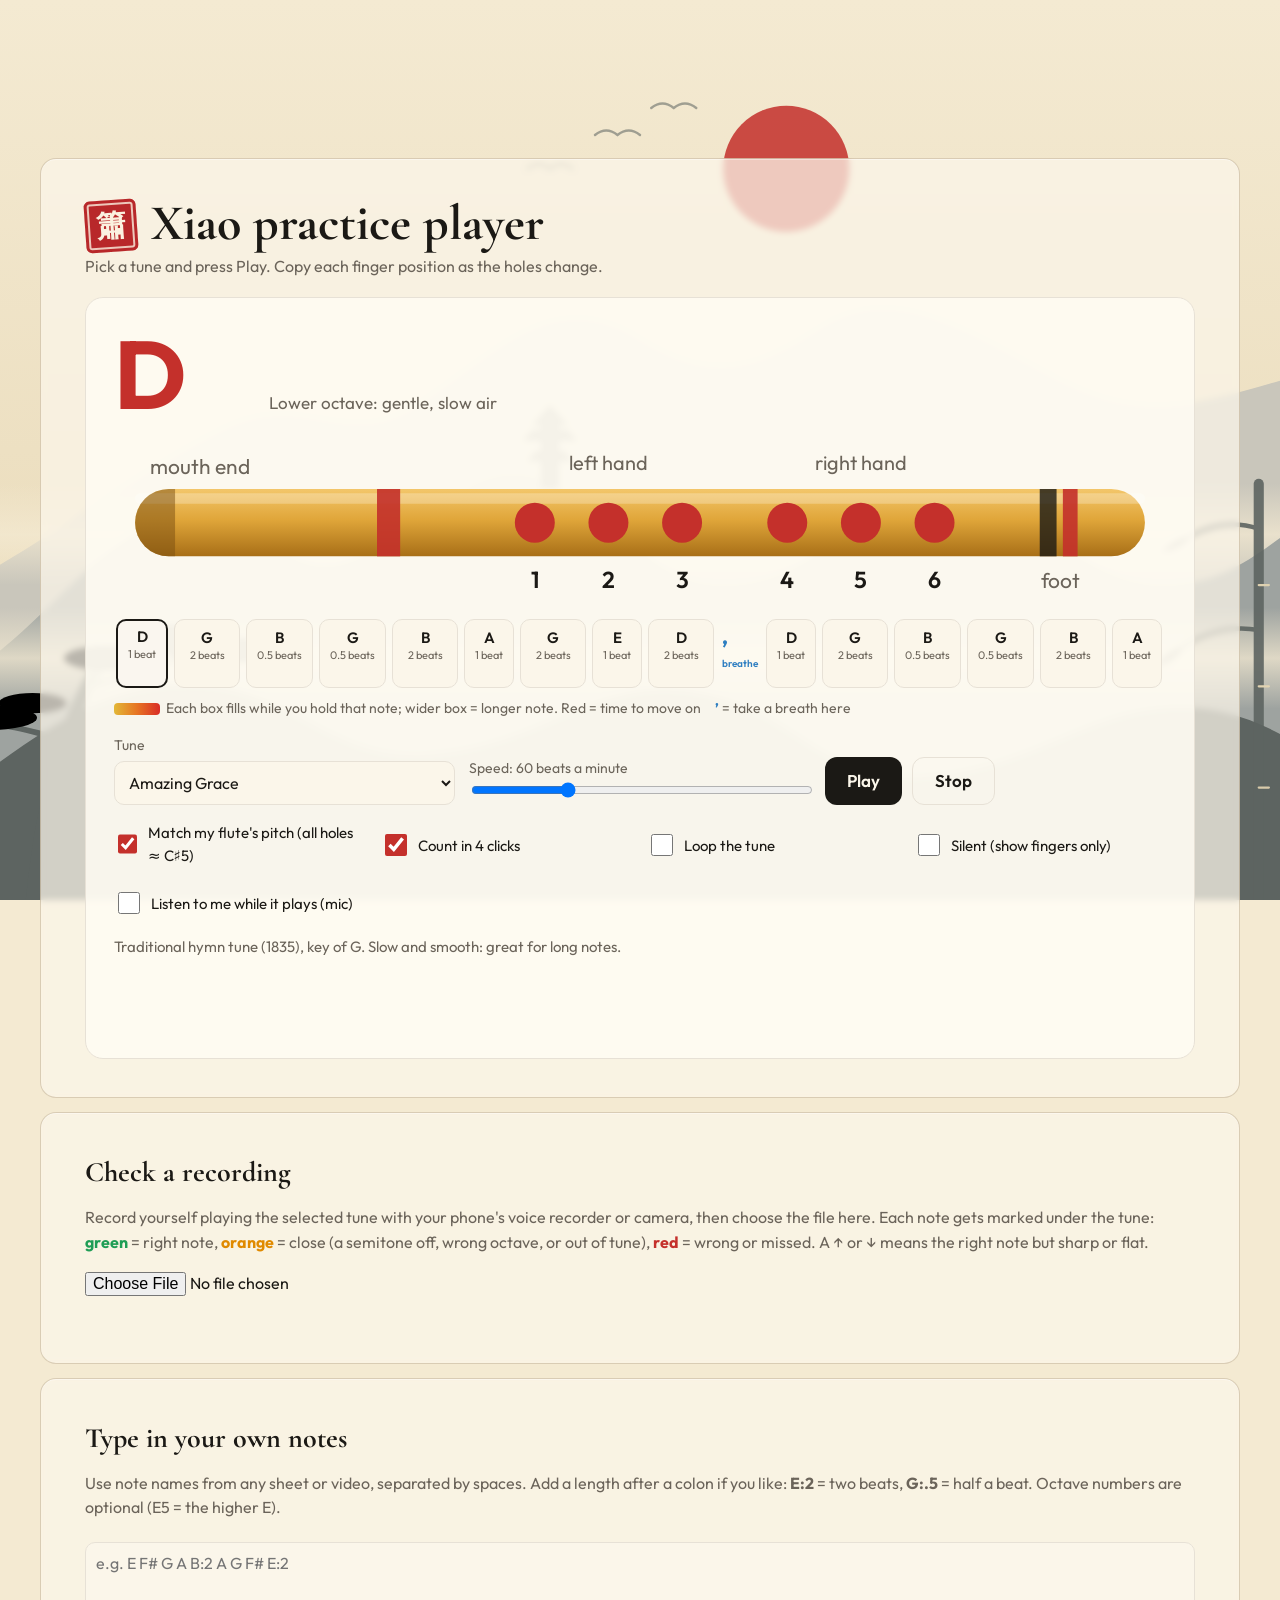
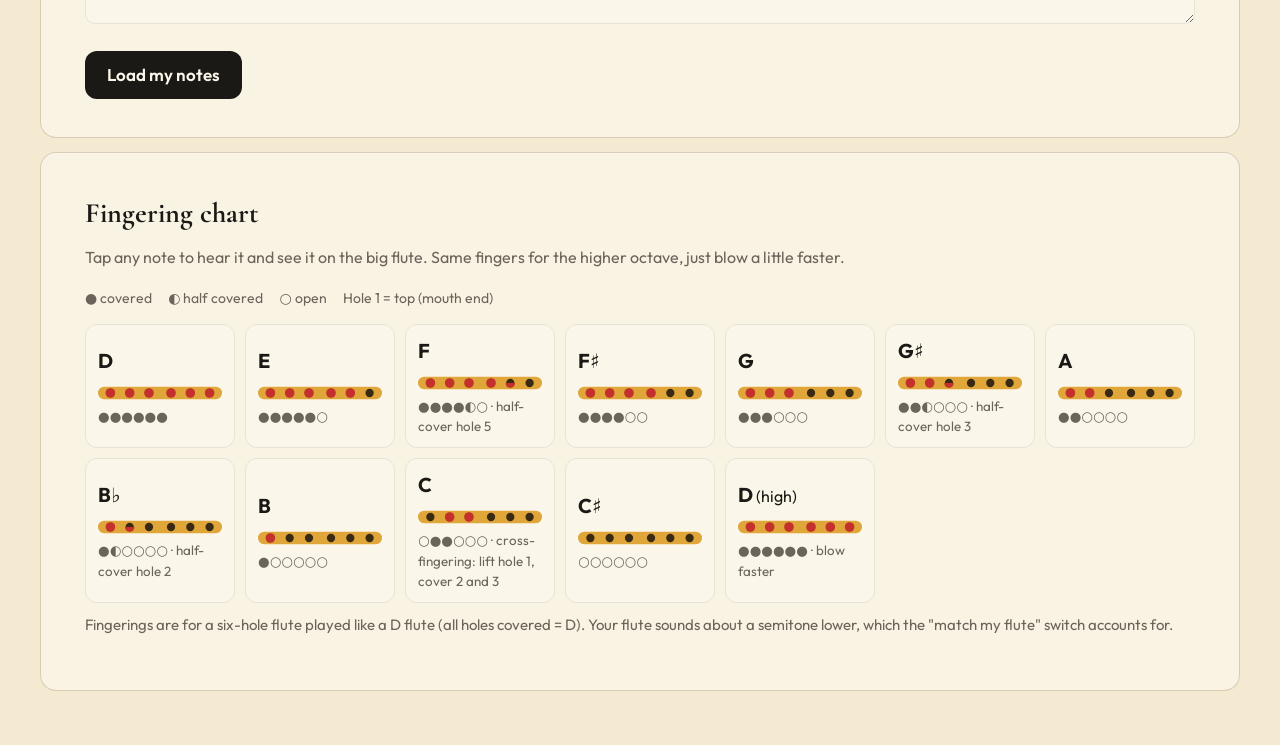
<file: portal/_p/flute/index.html>
<!DOCTYPE html>
<html lang="en">
<head>
<meta charset="utf-8">
<meta name="viewport" content="width=device-width, initial-scale=1">
<title>Flute Practice · Highway Service Desk</title><meta name="robots" content="noindex">
<link rel="preconnect" href="https://fonts.googleapis.com">
<link href="https://fonts.googleapis.com/css2?family=Outfit:wght@400;600;700&family=Cormorant+Garamond:wght@600;700&display=swap" rel="stylesheet">
<style>
/* VOICE: warm, patient practice companion
   IDEA: a lacquered bamboo flute laid on the table, with a hymn-book tune strip under it
   PICTURE: large bamboo flute whose six holes fill and empty as each note plays
   COLOUR and TYPE: white ground, bamboo gold #e0a63a, lacquer red #c4302b fingers, ink; Outfit
   LAYOUT: flute + big note first, tune strip, controls, then full fingering chart and custom notes */
:root{color-scheme:light dark;--bg:light-dark(#fbf6ea,#17150f);--panel:light-dark(rgba(251,246,234,.74),rgba(23,21,15,.74));--sky1:light-dark(#f4ead2,#10141c);--sky2:light-dark(#e6d6b2,#1d2230);--m1:light-dark(#c9c6bb,#2a3140);--m2:light-dark(#9ea3a0,#222836);--m3:light-dark(#5d6461,#171b24);--mist:light-dark(rgba(244,234,210,.75),rgba(16,20,28,.7));--sun:light-dark(#c4302b,#e8e1c8);--ink:light-dark(#1b1915,#f3ece0);--soft:light-dark(#6b645a,#b4aa9b);--line:light-dark(#e7e1d6,#352f27);--card:light-dark(#faf6ef,#211c16);--bam:#e0a63a;--bamD:#b97f1e;--red:#c4302b;--hole:light-dark(#3a2a12,#120d07)}
:root[data-theme=light]{color-scheme:light}:root[data-theme=dark]{color-scheme:dark}
*{box-sizing:border-box;min-width:0}
body{margin:0;background:var(--sky1);color:var(--ink);font:16px/1.55 Outfit,system-ui,sans-serif;overflow-x:clip}
.band{padding:clamp(18px,3vw,40px) clamp(14px,4vw,44px);max-width:1200px;width:calc(100% - 20px);margin:14px auto;background:var(--panel);border-radius:16px;border:1px solid light-dark(rgba(122,90,40,.25),rgba(232,225,200,.12));box-shadow:0 1px 0 rgba(255,255,255,.4) inset;-webkit-backdrop-filter:blur(3px);backdrop-filter:blur(3px)}
main{position:relative;z-index:1;padding:clamp(60px,16vh,170px) 0 40px}
.scenery{position:fixed;inset:0;z-index:0;pointer-events:none}
.scenery svg{width:100%;height:100%;display:block}
.titlerow{display:flex;align-items:center;gap:14px}
.seal{flex:none;width:52px;height:52px;border-radius:6px;background:#b8282a;color:#fbf1e0;display:grid;place-items:center;font:700 30px/1 "Noto Serif SC","Songti SC","SimSun",serif;transform:rotate(-4deg);box-shadow:inset 0 0 0 3px #b8282a,inset 0 0 0 5px rgba(251,241,224,.8)}
h1{font-family:"Cormorant Garamond",Georgia,serif;font-weight:700;font-size:clamp(32px,5.5vw,50px);line-height:1.05;margin:0 0 4px;text-wrap:balance}
h2{font-family:"Cormorant Garamond",Georgia,serif;font-weight:700;font-size:28px;margin:0 0 10px}
.sub{color:var(--soft);margin:0 0 18px}
.stage{background:light-dark(rgba(255,252,244,.86),rgba(33,28,22,.86));border:1px solid var(--line);border-radius:18px;padding:clamp(14px,3vw,28px)}
.now{display:flex;align-items:baseline;gap:14px;flex-wrap:wrap;margin-bottom:6px}
.big{font-size:clamp(56px,12vw,96px);font-weight:700;line-height:1;color:var(--red);min-width:2.2ch}
.hint{font-size:17px;color:var(--soft)}
.hint b{color:var(--ink)}
.fluteWrap{width:100%;aspect-ratio:1000/170}
.fluteWrap svg{width:100%;height:100%;display:block}
.strip{display:flex;gap:6px;overflow-x:auto;padding:12px 2px 6px;scroll-behavior:smooth}
.chip{flex:none;border:1px solid var(--line);background:var(--bg);color:var(--ink);border-radius:10px;padding:6px 10px;font:600 15px Outfit,sans-serif;min-height:40px;cursor:pointer}
.chip{display:flex;flex-direction:column;align-items:center;gap:3px}
.res{font-style:normal;font-size:12px;font-weight:600;border-radius:6px;padding:0 6px;min-height:17px;line-height:17px}
.res.g{background:#1f9d55;color:#fff}.res.o{background:#e08a00;color:#fff}.res.r{background:#c4302b;color:#fff}.res.m{color:var(--soft)}
.score{display:flex;gap:10px;flex-wrap:wrap;font-weight:600;margin-top:10px;min-height:24px}
.score span{border-radius:8px;padding:2px 10px;color:#fff}
.file{display:block;margin-top:8px;font:16px Outfit,sans-serif;color:var(--ink)}
.status{font-size:15px;color:var(--soft);min-height:22px;margin-top:6px}
.chip.done{opacity:.55}
.chip{position:relative;overflow:hidden;justify-content:flex-end}
.chip>span,.chip>.len,.chip>.res{position:relative;z-index:1}
.chip .bar{position:absolute;left:0;top:0;bottom:0;width:calc(var(--p,0)*100%);background:var(--fill,#e0a63a);z-index:0;pointer-events:none}
.chip.on{background:var(--card);color:var(--ink);border-color:var(--ink);border-width:2px}
.chip.done .bar{width:100%;background:light-dark(#e9dcc4,#3a3226)}
.chip .len{font-size:11px;font-weight:400;color:var(--soft);line-height:1}
.br{flex:none;align-self:center;font:700 22px Outfit,sans-serif;color:#2f7fc1;padding:0 2px;line-height:1}
.br small{display:block;font-size:10px;font-weight:600;text-align:center}
.legend{display:flex;gap:14px;flex-wrap:wrap;font-size:14px;color:var(--soft);margin-top:4px}
.legend i{display:inline-block;width:46px;height:12px;border-radius:4px;vertical-align:middle;margin-right:6px;background:linear-gradient(90deg,hsl(45 75% 55%),hsl(25 80% 52%),hsl(2 70% 50%))}
.ctrl{display:grid;grid-template-columns:repeat(auto-fit,minmax(min(100%,220px),1fr));gap:14px;margin-top:16px;align-items:end}
label{font-size:14px;color:var(--soft);display:block}
select,textarea,input[type=range]{width:100%;font:16px Outfit,sans-serif}
select,textarea{background:var(--bg);color:var(--ink);border:1px solid var(--line);border-radius:10px;padding:10px;min-height:44px;margin-top:4px}
.btns{display:flex;gap:10px;flex-wrap:wrap}
button.main{font:600 17px Outfit,sans-serif;border:0;border-radius:12px;padding:0 22px;min-height:48px;cursor:pointer;background:var(--ink);color:var(--bg)}
button.alt{background:transparent;color:var(--ink);border:1px solid var(--line)}
button:focus-visible,select:focus-visible,textarea:focus-visible,.chip:focus-visible,input:focus-visible{outline:3px solid var(--bam);outline-offset:2px}
.tog{display:flex;gap:8px;align-items:center;font-size:15px;color:var(--ink);min-height:44px}
.tog input{width:22px;height:22px;accent-color:var(--red)}
.about{color:var(--soft);font-size:15px;margin-top:10px}
.grid{display:grid;grid-template-columns:repeat(auto-fill,minmax(150px,1fr));gap:10px}
.fc{border:1px solid var(--line);border-radius:12px;padding:10px 12px;cursor:pointer;background:var(--bg);color:var(--ink);text-align:left;font:inherit}
.fc b{font-size:20px}
.fc svg{display:block;width:100%;height:26px;margin-top:4px}
.fc small{color:var(--soft);display:block}
.key{display:flex;gap:16px;flex-wrap:wrap;font-size:14px;color:var(--soft);margin:6px 0 14px}
.inv{display:flex;gap:12px;align-items:center;flex-wrap:wrap;border-top:1px solid var(--line);padding:10px 0}
.inv div{flex:1 1 220px}.inv small{color:var(--soft);display:block}
.inv.off{opacity:.55}
.err{color:var(--red);font-size:14px;min-height:20px}
@media(prefers-reduced-motion:reduce){.strip{scroll-behavior:auto}}
</style>
</head>
<body>
<div class="scenery" aria-hidden="true"><svg viewBox="0 0 1200 800" preserveAspectRatio="xMidYMax slice">
<defs><linearGradient id="sky" x1="0" y1="0" x2="0" y2="1"><stop style="stop-color:var(--sky1)" offset="0"/><stop style="stop-color:var(--sky2)" offset="1"/></linearGradient>
<linearGradient id="mistg" x1="0" y1="0" x2="0" y2="1"><stop style="stop-color:var(--mist)" offset="0" stop-opacity="0"/><stop style="stop-color:var(--mist)" offset=".5"/><stop style="stop-color:var(--mist)" offset="1" stop-opacity="0"/></linearGradient>
<g id="crane"><path style="stroke:var(--m3)" d="M0 0 q10 -8 20 0 q10 -8 20 0" fill="none" stroke-width="2.2" stroke-linecap="round"/></g></defs>
<rect width="1200" height="800" fill="url(#sky)"/>
<circle style="fill:var(--sun)" cx="730" cy="150" r="56" opacity=".85"/>
<g opacity=".55"><use href="#crane" x="560" y="120"/><use href="#crane" x="610" y="96" transform="scale(1)"/><use href="#crane" x="500" y="150"/></g>
<path style="fill:var(--m1)" d="M0 520 C90 470 150 420 230 380 C300 345 340 400 400 360 C470 315 520 250 600 300 C660 338 700 330 760 290 C830 245 900 300 980 340 C1060 380 1120 350 1200 330 V800 H0Z"/>
<rect y="430" width="1200" height="90" fill="url(#mistg)"/>
<path style="fill:var(--m2)" d="M0 600 C70 560 120 470 200 455 C260 445 280 520 340 500 C420 470 450 400 520 430 C590 460 610 530 690 520 C770 510 800 430 880 440 C960 452 1000 530 1080 520 C1140 512 1170 470 1200 460 V800 H0Z"/>
<g> style="fill:var(--m2)"<rect x="512" y="378" width="16" height="56"/><path d="M496 392 h48 l-8 -10 h-32z M500 410 h40 l-7 -9 h-26z M504 378 h32 l-16 -18z"/></g>
<rect y="540" width="1200" height="90" fill="url(#mistg)"/>
<path style="fill:var(--m3)" d="M0 700 C80 640 140 600 220 610 C300 620 330 680 420 670 C520 660 560 600 650 615 C740 630 760 700 860 690 C960 680 1010 620 1100 630 C1150 636 1180 660 1200 670 V800 H0Z"/>
<g style="stroke:var(--m3)" stroke-linecap="round" fill="none"><path d="M60 800 C70 700 90 640 120 590" stroke-width="12"/><path d="M110 610 C150 600 190 580 230 585" stroke-width="5"/><path d="M95 660 C60 650 30 640 0 645" stroke-width="5"/></g>
<g> style="fill:var(--m3)"<ellipse cx="225" cy="578" rx="48" ry="12"/><ellipse cx="190" cy="565" rx="36" ry="10"/><ellipse cx="128" cy="585" rx="40" ry="11"/><ellipse cx="20" cy="638" rx="44" ry="11"/><ellipse cx="60" cy="625" rx="30" ry="9"/></g>
<g style="stroke:var(--m3)" stroke-linecap="round" opacity=".9"><path d="M1150 800 V430" stroke-width="9"/><path d="M1178 800 V500" stroke-width="7"/>
<path style="stroke:var(--sky2)" d="M1150 520 h9 M1150 610 h9 M1150 700 h9 M1178 590 h7 M1178 680 h7" stroke-width="2"/>
<path d="M1150 470 q-30 -10 -60 6 M1150 560 q-34 -6 -66 14 M1178 540 q24 -12 40 -6" stroke-width="4" fill="none"/></g>
<g> style="fill:var(--m3)"<path d="M1090 476 q-14 2 -26 14 q16 0 26 -14z M1084 574 q-16 4 -26 18 q18 -2 26 -18z"/></g>
</svg></div>
<main>
<section class="band">
<div class="titlerow"><span class="seal" lang="zh">簫</span><h1>Xiao practice player</h1></div>
<p class="sub">Pick a tune and press Play. Copy each finger position as the holes change.</p>

<div class="stage">
  <div class="now"><span class="big" id="big">–</span><span class="hint" id="hint">Hole 1 is nearest your mouth. Red = finger down.</span></div>
  <div class="fluteWrap"><svg id="flute" viewBox="0 0 1000 170" role="img" aria-label="Flute fingering diagram"></svg></div>
  <div class="strip" id="strip" aria-label="Notes in this tune"></div>
  <div class="legend"><span><i></i>Each box fills while you hold that note; wider box = longer note. Red = time to move on</span><span><b style="color:#2f7fc1">’</b> = take a breath here</span></div>

  <div class="ctrl">
    <div><label for="song">Tune</label><select id="song"></select></div>
    <div><label for="tempo">Speed: <span id="tv">60</span> beats a minute</label><input id="tempo" type="range" min="30" max="140" value="60"></div>
    <div class="btns"><button class="main" id="play">Play</button><button class="main alt" id="stop">Stop</button></div>
  </div>
  <div class="ctrl">
    <label class="tog"><input type="checkbox" id="pitch" checked> Match my flute's pitch (all holes ≈ C♯5)</label>
    <label class="tog"><input type="checkbox" id="count" checked> Count in 4 clicks</label>
    <label class="tog"><input type="checkbox" id="loop"> Loop the tune</label>
    <label class="tog"><input type="checkbox" id="mute"> Silent (show fingers only)</label>
    <label class="tog"><input type="checkbox" id="mic"> Listen to me while it plays (mic)</label>
  </div>
  <p class="about" id="about"></p>
  <div class="status" id="status"></div>
  <div class="score" id="score" aria-live="polite"></div>
</div>
</section>

<section class="band">
<h2>Check a recording</h2>
<p class="sub">Record yourself playing the selected tune with your phone's voice recorder or camera, then choose the file here. Each note gets marked under the tune: <b style="color:#1f9d55">green</b> = right note, <b style="color:#e08a00">orange</b> = close (a semitone off, wrong octave, or out of tune), <b style="color:#c4302b">red</b> = wrong or missed. A ↑ or ↓ means the right note but sharp or flat.</p>
<input class="file" type="file" id="rec" accept="audio/*,video/*">
<div class="status" id="recStatus"></div>
</section>

<section class="band">
<h2>Type in your own notes</h2>
<p class="sub">Use note names from any sheet or video, separated by spaces. Add a length after a colon if you like: <b>E:2</b> = two beats, <b>G:.5</b> = half a beat. Octave numbers are optional (E5 = the higher E).</p>
<textarea id="custom" rows="3" placeholder="e.g. E F# G A B:2 A G F# E:2"></textarea>
<div class="err" id="err"></div>
<div class="btns"><button class="main" id="load">Load my notes</button></div>
</section>

<section class="band" id="admin" hidden>
<h2>Invite players</h2>
<p class="sub">Give someone their own login to this flute player. They sign in at <b>portal.highwaydigital.com.au</b> with the email you add here and see only Flute Practice. No email is sent, so let them know yourself.</p>
<form id="invForm" class="ctrl" style="margin-top:0">
  <div><label for="invName">Name</label><textarea id="invName" rows="1" style="resize:none" placeholder="e.g. Sam Lee"></textarea></div>
  <div><label for="invEmail">Email</label><textarea id="invEmail" rows="1" style="resize:none" placeholder="name@example.com"></textarea></div>
  <div class="btns"><button class="main" type="submit">Invite</button></div>
</form>
<div class="err" id="invMsg" aria-live="polite"></div>
<div id="invList"></div>
</section>

<section class="band">
<h2>Fingering chart</h2>
<p class="sub">Tap any note to hear it and see it on the big flute. Same fingers for the higher octave, just blow a little faster.</p>
<div class="key"><span>● covered</span><span>◐ half covered</span><span>○ open</span><span>Hole 1 = top (mouth end)</span></div>
<div class="grid" id="chart"></div>
<p class="about">Fingerings are for a six-hole flute played like a D flute (all holes covered = D). Your flute sounds about a semitone lower, which the "match my flute" switch accounts for.</p>
</section>
</main>

<script>
{
const NAMES=['C','C♯','D','D♯','E','F','F♯','G','G♯','A','B♭','B'];
const PC={C:0,D:2,E:4,F:5,G:7,A:9,B:11};
// holes 1..6: 1 covered, .5 half, 0 open — index = semitones above D
const FING=[[1,1,1,1,1,1],[1,1,1,1,1,.5],[1,1,1,1,1,0],[1,1,1,1,.5,0],[1,1,1,1,0,0],[1,1,1,0,0,0],[1,1,.5,0,0,0],[1,1,0,0,0,0],[1,.5,0,0,0,0],[1,0,0,0,0,0],[0,1,1,0,0,0],[0,0,0,0,0,0]];
const TIPS={1:'half-cover hole 6',3:'half-cover hole 5',6:'half-cover hole 3',8:'half-cover hole 2',10:'cross-fingering: lift hole 1, cover 2 and 3'};
const SONGS=[
 {n:'Amazing Grace',a:'Traditional hymn tune (1835), key of G. Slow and smooth: great for long notes.',t:60,s:'D4:1 G4:2 B4:.5 G4:.5 B4:2 A4:1 G4:2 E4:1 D4:2 , D4:1 G4:2 B4:.5 G4:.5 B4:2 A4:1 D5:2 , B4:1 D5:2 B4:.5 G4:.5 B4:2 A4:1 G4:2 E4:1 D4:2 , D4:1 G4:2 B4:.5 G4:.5 B4:2 A4:1 G4:3'},
 {n:'Twinkle Twinkle Little Star',a:'Traditional French tune. Only the bottom-half notes: the easiest start.',t:80,s:'D4 D4 A4 A4 B4 B4 A4:2 G4 G4 F#4 F#4 E4 E4 D4:2 A4 A4 G4 G4 F#4 F#4 E4:2 A4 A4 G4 G4 F#4 F#4 E4:2 D4 D4 A4 A4 B4 B4 A4:2 G4 G4 F#4 F#4 E4 E4 D4:2'},
 {n:'When the Saints Go Marching In',a:'Traditional spiritual. Four notes most of the way.',t:90,s:'D4 F#4 G4 A4:4 , D4 F#4 G4 A4:4 , D4 F#4 G4 A4:2 F#4:2 D4:2 F#4:2 E4:4 , F#4 F#4 E4 D4:3 , D4 F#4 A4 A4:2 G4:3 , F#4 G4 A4:2 F#4:2 D4:2 E4:2 D4:4'},
 {n:'Jingle Bells (chorus)',a:'James Lord Pierpont, 1857. Bouncy, mostly F♯.',t:100,s:'F#4 F#4 F#4:2 F#4 F#4 F#4:2 F#4 A4 D4:1.5 E4:.5 F#4:4 , G4 G4 G4:1.5 G4:.5 G4 F#4 F#4 F#4:.5 F#4:.5 F#4 E4 E4 F#4 E4:2 A4:2 , F#4 F#4 F#4:2 F#4 F#4 F#4:2 F#4 A4 D4:1.5 E4:.5 F#4:4 , G4 G4 G4:1.5 G4:.5 G4 F#4 F#4 F#4:.5 F#4:.5 A4 A4 G4 E4 D4:4'},
 {n:'Auld Lang Syne (verse)',a:'Traditional Scottish tune, key of G. Dotted rhythms: long-short, long-short.',t:70,s:'D4:1 G4:1.5 G4:.5 G4:1 B4:1 A4:1.5 G4:.5 A4:1 B4:1 G4:1.5 G4:.5 B4:1 D5:1 E5:3 , E5:1 D5:1.5 B4:.5 B4:1 G4:1 A4:1.5 G4:.5 A4:1 B4:1 G4:1.5 E4:.5 E4:1 D4:1 G4:3'},
 {n:'Ode to Joy',a:'Beethoven, 1824, key of G. Introduces C natural (cross-fingering).',t:90,s:'B4 B4 C5 D5 D5 C5 B4 A4 G4 G4 A4 B4 B4:1.5 A4:.5 A4:2 , B4 B4 C5 D5 D5 C5 B4 A4 G4 G4 A4 B4 A4:1.5 G4:.5 G4:2 , A4 A4 B4 G4 A4 B4:.5 C5:.5 B4 G4 A4 B4:.5 C5:.5 B4 A4 G4 A4 D4:2 , B4 B4 C5 D5 D5 C5 B4 A4 G4 G4 A4 B4 A4:1.5 G4:.5 G4:2'},
 {n:'Frère Jacques',a:'Traditional French round, key of G. Has high D and E: blow a little faster.',t:90,s:'G4 A4 B4 G4 G4 A4 B4 G4 , B4 C5 D5:2 B4 C5 D5:2 , D5:.5 E5:.5 D5:.5 C5:.5 B4 G4 D5:.5 E5:.5 D5:.5 C5:.5 B4 G4 , G4 D4 G4:2 G4 D4 G4:2'},
 {n:'Mo Li Hua (Jasmine Flower), opening',a:'Traditional Chinese folk song, a classic on the xiao. Uses the higher octave.',t:60,s:'B4 B4:.5 D5:.5 E5:.5 G5:.5 G5:.5 E5:.5 D5 D5:.5 E5:.5 D5:2 , B4 B4:.5 D5:.5 E5:.5 G5:.5 G5:.5 E5:.5 D5 D5:.5 E5:.5 D5:2 , D5 D5 D5 B4:.5 D5:.5 E5 E5 D5:2 , B4 A4:.5 B4:.5 D5 B4:.5 A4:.5 G4 G4:.5 A4:.5 G4:2'},
 {n:'Greensleeves (harder)',a:'Traditional English tune, A minor. Needs C natural and half-holed G♯.',t:70,s:'A4:1 C5:2 D5:1 E5:1.5 F#5:.5 E5:1 D5:2 B4:1 G4:1.5 A4:.5 B4:1 C5:2 A4:1 A4:1.5 G#4:.5 A4:1 B4:2 G#4:1 E4:2 , A4:1 C5:2 D5:1 E5:1.5 F#5:.5 E5:1 D5:2 B4:1 G4:1.5 A4:.5 B4:1 C5:1.5 B4:.5 A4:1 G#4:1.5 F#4:.5 G#4:1 A4:3'},
 {n:'Warm-up: long notes',a:'Hold each note for four beats with a steady, quiet tone.',t:60,s:'D4:4 , E4:4 , F#4:4 , G4:4 , A4:4 , B4:4 , C#5:4 , D5:4'},
 {n:'Warm-up: D major scale',a:'Up and down the flute\'s home scale.',t:80,s:'D4 E4 F#4 G4 A4 B4 C#5 D5:2 , D5 C#5 B4 A4 G4 F#4 E4 D4:2'},
 {n:'Warm-up: E minor scale',a:'The scale most pop songs in E minor use. C natural is the tricky one.',t:70,s:'E4 F#4 G4 A4 B4 C5 D5 E5:2 , E5 D5 C5 B4 A4 G4 F#4 E4:2'}
];

function parse(str){
  const out=[];let bad=[];
  for(let tok of str.trim().split(/\s+/).filter(Boolean)){
    if(/^[,'’|]+$/.test(tok)){if(out.length)out[out.length-1].br=1;continue}
    let brk=false;if(/[,'’|]$/.test(tok)){brk=true;tok=tok.replace(/[,'’|]+$/,'')}
    const m=tok.replace('♯','#').replace('♭','b').match(/^([A-Ga-g])([#b]?)(\d)?(?::(\d*\.?\d+))?$/);
    if(!m){bad.push(tok);continue}
    let pc=PC[m[1].toUpperCase()]+(m[2]=='#'?1:m[2]=='b'?-1:0);
    let oct=m[3]!==undefined?+m[3]:null;
    let midi;
    if(oct===null){pc=(pc+12)%12;midi=pc>=2?60+pc:72+pc}else midi=12*(oct+1)+pc;
    out.push({m:midi,d:m[4]?+m[4]:1,br:brk?1:0});
  }
  autoBreath(out);
  return {notes:out,bad};
}
// Suggested breaths, unless the tune already marks its own (a comma after a note):
// after a held note (2+ beats) once 4+ beats have passed, or any note boundary after 10 beats without one.
function autoBreath(ns){
  if(ns.some(n=>n.br))return;
  let since=0;
  ns.forEach((n,i)=>{since+=n.d;if(i===ns.length-1)return;
    if((n.d>=2&&since>=4)||(since>=10&&n.d>=1)){n.br=2;since=0}});
}
function info(midi){
  const s=midi-62;if(s<0)return {name:NAMES[((midi%12)+12)%12],f:null,oct:-1};
  return {name:NAMES[midi%12],f:FING[s%12],oct:Math.floor(s/12),tip:TIPS[s%12]};
}

// flute drawing
const svg=document.getElementById('flute');
const HX=[400,470,540,640,710,780];
function holeSvg(x,y,r,v,big){
  const rim=`<circle cx="${x}" cy="${y}" r="${r}" fill="var(--hole)"/>`;
  let fill='';
  if(v===1)fill=`<circle cx="${x}" cy="${y}" r="${r+(big?4:1)}" fill="var(--red)"/>`;
  else if(v===.5)fill=`<path d="M${x-r-(big?4:1)} ${y} A${r+(big?4:1)} ${r+(big?4:1)} 0 0 0 ${x+r+(big?4:1)} ${y}Z" fill="var(--red)"/>`;
  return rim+fill;
}
function drawFlute(f){
  let h=`<defs><linearGradient id="bg" x1="0" y1="0" x2="0" y2="1"><stop offset="0" stop-color="#f3c66a"/><stop offset=".45" stop-color="#e0a63a"/><stop offset="1" stop-color="#a86f17"/></linearGradient></defs>
  <rect x="20" y="58" width="960" height="64" rx="32" fill="url(#bg)"/>
  <rect x="20" y="62" width="960" height="10" rx="5" fill="#fff" opacity=".25"/>
  <rect x="250" y="58" width="22" height="64" fill="var(--red)" opacity=".9"/>
  <rect x="880" y="58" width="16" height="64" fill="#1b1915" opacity=".8"/>
  <rect x="902" y="58" width="14" height="64" fill="var(--red)" opacity=".9"/>
  <path d="M20 90 a32 32 0 0 1 32 -32 h6 v64 h-6 a32 32 0 0 1 -32 -32z" fill="#7a4e10" opacity=".5"/>
  <text x="34" y="44" font-size="20" fill="var(--soft)" font-family="Outfit">mouth end</text>
  <text x="900" y="152" font-size="20" fill="var(--soft)" font-family="Outfit" text-anchor="middle">foot</text>`;
  HX.forEach((x,i)=>{h+=holeSvg(x,90,15,f?f[i]:0,true)+`<text x="${x}" y="152" font-size="22" font-weight="600" fill="var(--ink)" text-anchor="middle" font-family="Outfit">${i+1}</text>`});
  h+=`<text x="${(HX[0]+HX[2])/2}" y="40" font-size="19" fill="var(--soft)" text-anchor="middle" font-family="Outfit">left hand</text><text x="${(HX[3]+HX[5])/2}" y="40" font-size="19" fill="var(--soft)" text-anchor="middle" font-family="Outfit">right hand</text>`;
  svg.innerHTML=h;
}
function miniSvg(f){
  let h='<svg viewBox="0 0 180 26" aria-hidden="true"><rect x="0" y="4" width="180" height="18" rx="9" fill="#e0a63a"/>';
  [18,46,74,106,134,162].forEach((x,i)=>{h+=holeSvg(x,13,6,f[i],false)});return h+'</svg>';
}
const big=document.getElementById('big'),hint=document.getElementById('hint');
function show(midi){
  const i=info(midi);big.textContent=i.name;
  if(!i.f){drawFlute(null);hint.innerHTML='<b>Too low</b> for this flute. Try it an octave higher.';return}
  drawFlute(i.f);
  const parts=[];if(i.oct===1)parts.push('<b>Higher octave:</b> blow a little faster');if(i.oct>=2)parts.push('<b>Very high:</b> may not sound on your flute');if(i.tip)parts.push(i.tip);
  hint.innerHTML=parts.join(' · ')||'Lower octave: gentle, slow air';
}

// audio
let ctx=null,master=null,timer=null,raf=null,cur=[],playing=false;
function ac(){if(!ctx){ctx=new (window.AudioContext||window.webkitAudioContext)()}return ctx}
const shift=()=>document.getElementById('pitch').checked?11:0;
function freq(m){return 440*2**((m+shift()-69)/12)}
function tone(m,t,dur,out){
  const c=ctx,o=c.createOscillator(),o2=c.createOscillator(),g=c.createGain(),g2=c.createGain(),lfo=c.createOscillator(),lg=c.createGain();
  o.type='sine';o2.type='triangle';o.frequency.value=o2.frequency.value=freq(m);
  lfo.frequency.value=5;lg.gain.value=freq(m)*.004;lfo.connect(lg);lg.connect(o.frequency);lg.connect(o2.frequency);
  g2.gain.value=.25;o2.connect(g2);g2.connect(g);o.connect(g);g.connect(out);
  const end=t+Math.max(.08,dur*.92);
  g.gain.setValueAtTime(0,t);g.gain.linearRampToValueAtTime(.32,t+.06);g.gain.setValueAtTime(.3,end-.06);g.gain.linearRampToValueAtTime(0,end);
  [o,o2,lfo].forEach(x=>{x.start(t);x.stop(end+.02)});
}
function click(t,out,hi){const o=ctx.createOscillator(),g=ctx.createGain();o.frequency.value=hi?1500:1000;g.gain.setValueAtTime(.25,t);g.gain.exponentialRampToValueAtTime(.001,t+.06);o.connect(g);g.connect(out);o.start(t);o.stop(t+.07)}

const strip=document.getElementById('strip'),scoreEl=document.getElementById('score'),statusEl=document.getElementById('status');
function lab(m){const i=info(m);return i.name+(i.oct>=1?'′':'')}
const med=a=>{const s=[...a].sort((x,y)=>x-y);return s.length?s[s.length>>1]:null};
function grade(exp,p){
  if(p==null)return {c:'m',t:'–'};
  const r=Math.round(p),ct=Math.round((p-r)*100),d=Math.abs(r-exp);
  let c=d===0?(Math.abs(ct)<=40?'g':'o'):(d===1||d===12)?'o':'r';
  return {c,t:lab(r)+(d===0&&Math.abs(ct)>40?(ct>0?'↑':'↓'):'')};
}
const chips=()=>strip.querySelectorAll('.chip');
function setRes(i,g){const e=chips()[i]?.querySelector('.res');if(e){e.className='res '+g.c;e.textContent=g.t}}
function clearRes(){strip.querySelectorAll('.res').forEach(e=>{e.className='res';e.textContent=''});scoreEl.innerHTML=''}
function showScore(gs){const k={g:0,o:0,r:0,m:0};gs.forEach(g=>k[g.c]++);
  scoreEl.innerHTML=`<span style="background:#1f9d55">${k.g} right</span><span style="background:#e08a00">${k.o} close</span><span style="background:#c4302b">${k.r} wrong</span>${k.m?`<span style="background:#8a8378">${k.m} not heard</span>`:''}`}
function range(){const s=shift();return [440*2**((58+s-69)/12),440*2**((90+s-69)/12)]}
// YIN pitch detector: returns Hz or null
function yin(x,off,sr,fmin,fmax,W){
  const minL=Math.max(2,Math.floor(sr/fmax)),maxL=Math.ceil(sr/fmin);
  const d=new Float32Array(maxL+2);let run=0,best=-1;
  for(let t=1;t<=maxL+1;t++){let s=0;for(let i=0;i<W;i++){const v=x[off+i]-x[off+i+t];s+=v*v}d[t]=s}
  for(let t=1;t<=maxL+1;t++){run+=d[t];d[t]=run?d[t]*t/run:1}
  for(let t=minL;t<=maxL;t++){if(d[t]<0.15){while(t+1<=maxL&&d[t+1]<d[t])t++;best=t;break}}
  if(best<0)return null;
  const a=d[best-1],b=d[best],c=d[best+1],den=a-2*b+c,sh=den?(a-c)/(2*den):0;
  return sr/(best+sh);
}
const toWritten=f=>12*Math.log2(f/440)+69-shift();
function renderStrip(){
  const bl=d=>d===1?'1 beat':(+d.toFixed(2))+' beats';
  strip.innerHTML=cur.map((n,i)=>`<button class="chip" data-i="${i}" style="min-width:${Math.round(34+Math.min(n.d,4)*16)}px" title="${bl(n.d)}"><b class="bar"></b><span>${lab(n.m)}</span><span class="len">${bl(n.d)}</span><i class="res"></i></button>`+(n.br?`<span class="br" title="Breathe here">’<small>breathe</small></span>`:'')).join('');scoreEl.innerHTML='';
}
strip.addEventListener('click',e=>{const b=e.target.closest('.chip');if(!b)return;stop();const n=cur[+b.dataset.i];mark(+b.dataset.i);show(n.m);preview(n.m)});
function mark(i){chips().forEach((c,j)=>{c.classList.toggle('on',j===i);c.classList.toggle('done',j<i);if(j>=i)c.style.setProperty('--p',0)});const c=chips()[i];if(c)strip.scrollLeft=c.offsetLeft-strip.clientWidth/2+c.clientWidth/2}
function preview(m){if(document.getElementById('mute').checked)return;try{ac();ctx.resume();const g=ctx.createGain();g.connect(ctx.destination);tone(m,ctx.currentTime+.02,.9,g)}catch(e){}}

let stream=null,an=null,buckets=[],liveG=[];
async function play(){
  stop();if(!cur.length)return;
  try{ac();ctx.resume()}catch(e){return}
  clearRes();statusEl.textContent='';
  if(document.getElementById('mic').checked){
    try{stream=await navigator.mediaDevices.getUserMedia({audio:{echoCancellation:false,noiseSuppression:false,autoGainControl:false}});
      const src=ctx.createMediaStreamSource(stream);an=ctx.createAnalyser();an.fftSize=4096;src.connect(an);
      statusEl.textContent='Listening… the tune plays silently so the mic only hears you. Watch the holes and play along.';
    }catch(e){an=null;statusEl.textContent='The microphone is blocked on this page. Record yourself and use “Check a recording” below instead.'}
  }
  buckets=cur.map(()=>[]);liveG=[];
  playing=true;document.getElementById('play').textContent='Restart';
  master=ctx.createGain();master.connect(ctx.destination);
  const spb=60/+document.getElementById('tempo').value,mute=document.getElementById('mute').checked||!!an;
  let t=ctx.currentTime+.15;
  if(document.getElementById('count').checked){for(let k=0;k<4;k++)click(t+k*spb,master,k===0);t+=4*spb}
  const times=[];let tt=t;
  cur.forEach(n=>{times.push(tt);if(!mute)tone(n.m,tt,n.d*spb,master);tt+=n.d*spb});
  const endT=tt;let last=-1;
  const tick=()=>{
    if(!playing)return;const now=ctx.currentTime;let i=-1;
    for(let k=0;k<times.length;k++){if(now>=times[k])i=k;else break}
    if(an&&i>=0){const buf=new Float32Array(an.fftSize);an.getFloatTimeDomainData(buf);let e=0;for(const v of buf)e+=v*v;
      if(Math.sqrt(e/buf.length)>0.01){const [lo,hi]=range();const f=yin(buf,0,ctx.sampleRate,lo,hi,2048);if(f)buckets[i].push(toWritten(f))}}
    if(i!==last&&i>=0){if(an&&last>=0)fin(last);last=i;mark(i);show(cur[i].m)}
    if(i>=0){const fr=Math.min(1,(now-times[i])/(cur[i].d*spb)),c=chips()[i];
      if(c){c.style.setProperty('--p',fr.toFixed(3));c.style.setProperty('--fill',`hsl(${Math.round(45-43*fr)} ${75+fr*5}% ${55-fr*5}%)`)}
      if(cur[i].br&&fr>0.55)hint.innerHTML='<b style="color:#2f7fc1">’ Breathe</b> after this note';}
    if(i<0&&last<0){const left=Math.ceil((t-now)/spb);big.textContent=left>0?left:'–'}
    if(now>=endT){if(an&&last>=0){fin(last);showScore(liveG)}if(document.getElementById('loop').checked&&!an){play();return}stopMic();playing=false;document.getElementById('play').textContent='Play';return}
    raf=requestAnimationFrame(tick)};
  // pre-show first note during count-in
  show(cur[0].m);big.textContent='4';
  raf=requestAnimationFrame(tick);
}
function fin(i){const b=buckets[i].slice(Math.floor(buckets[i].length*.3));const g=grade(cur[i].m,b.length>=2?med(b):null);liveG[i]=g;setRes(i,g)}
function stopMic(){if(stream){stream.getTracks().forEach(t=>t.stop());stream=null}an=null}
function stop(){playing=false;stopMic();if(raf)cancelAnimationFrame(raf);if(master){try{master.disconnect()}catch(e){}master=null}document.getElementById('play').textContent='Play'}

const sel=document.getElementById('song');
sel.innerHTML=SONGS.map((s,i)=>`<option value="${i}">${s.n}</option>`).join('')+'<option value="c">My own notes</option>';
function loadSong(i){
  stop();const s=SONGS[i];cur=parse(s.s).notes;document.getElementById('about').textContent=s.a;
  document.getElementById('tempo').value=s.t;document.getElementById('tv').textContent=s.t;renderStrip();mark(0);show(cur[0].m);
}
sel.addEventListener('change',()=>{if(sel.value==='c'){loadCustom();return}loadSong(+sel.value)});
document.getElementById('tempo').addEventListener('input',e=>document.getElementById('tv').textContent=e.target.value);
document.getElementById('play').addEventListener('click',play);
document.getElementById('stop').addEventListener('click',stop);
document.getElementById('pitch').addEventListener('change',()=>{if(playing)play()});

const ta=document.getElementById('custom'),err=document.getElementById('err');
try{ta.value=localStorage.getItem('xiaoNotes')||''}catch(e){}
function loadCustom(){
  const r=parse(ta.value);
  if(!r.notes.length){err.textContent='Type some notes first, e.g. E F# G A';sel.value='0';return}
  err.textContent=r.bad.length?'Skipped: '+r.bad.join(' '):'';
  try{localStorage.setItem('xiaoNotes',ta.value)}catch(e){}
  stop();cur=r.notes;sel.value='c';document.getElementById('about').textContent='Your own notes. '+cur.length+' notes loaded.';renderStrip();mark(0);show(cur[0].m);
  window.scrollTo({top:0,behavior:'smooth'});
}
document.getElementById('load').addEventListener('click',loadCustom);

// recording analysis
const recStatus=document.getElementById('recStatus');
document.getElementById('rec').addEventListener('change',async e=>{
  const file=e.target.files[0];if(!file)return;stop();
  recStatus.textContent='Reading the recording…';await new Promise(r=>setTimeout(r,30));
  let ab;try{const arr=await file.arrayBuffer();ac();ab=await new Promise((res,rej)=>{const p=ctx.decodeAudioData(arr,res,rej);if(p&&p.catch)p.catch(rej)})}
  catch(err){recStatus.textContent='Could not read that file. Try an .m4a, .mp3, .wav or a phone video.';return}
  recStatus.textContent='Listening to your notes…';await new Promise(r=>setTimeout(r,30));
  const sr=ab.sampleRate,len=ab.length,x=new Float32Array(len);
  for(let c=0;c<ab.numberOfChannels;c++){const d=ab.getChannelData(c);for(let i=0;i<len;i++)x[i]+=d[i]/ab.numberOfChannels}
  const [lo,hi]=range(),W=1024,maxL=Math.ceil(sr/lo)+2,hop=512,fr=[];let top=0;
  for(let off=0;off+W+maxL<len;off+=hop){let s=0;for(let i=0;i<W;i++)s+=x[off+i]*x[off+i];const r=Math.sqrt(s/W);fr.push({off,r});if(r>top)top=r}
  for(const f of fr){f.m=null;if(f.r>top*0.12){const hz=yin(x,f.off,sr,lo,hi,W);if(hz)f.m=toWritten(hz)}}
  // split into notes
  const minF=Math.max(3,Math.round(0.08*sr/hop)),played=[];let s=null,gap=0,pend=[];
  const close=()=>{if(s&&s.ms.length>=minF)played.push(med(s.ms.slice(2)));s=null;pend=[]};
  for(const f of fr){
    if(f.m==null){if(s&&++gap>=3)close();continue}gap=0;
    if(s){const ref=med(s.ms.slice(-5));
      if(Math.abs(f.m-ref)>0.6){pend.push(f);if(pend.length>=3){const p=pend;close();s={ms:p.map(q=>q.m),peak:Math.max(...p.map(q=>q.r)),dip:false}}continue}
      if(s.dip&&f.r>0.8*s.peak){close()}}
    pend=[];
    if(!s)s={ms:[],peak:0,dip:false};
    s.ms.push(f.m);s.peak=Math.max(s.peak,f.r);if(f.r<0.4*s.peak)s.dip=true;
  }
  close();
  if(!played.length){recStatus.textContent='No flute notes found. Check the recording isn\'t silent, or try the “match my flute” switch.';return}
  // line played notes up with the tune
  const E=cur.map(n=>n.m),n=E.length,p=played.length,D=[],B=[];
  const cost=(i,j)=>{const d=Math.abs(Math.round(played[j])-E[i]);return d===0?0:(d===1||d===12)?0.5:d===2?0.9:1.6};
  for(let i=0;i<=n;i++){D.push(new Float32Array(p+1));B.push(new Uint8Array(p+1))}
  for(let i=1;i<=n;i++){D[i][0]=i;B[i][0]=1}for(let j=1;j<=p;j++){D[0][j]=j*0.8;B[0][j]=2}
  for(let i=1;i<=n;i++)for(let j=1;j<=p;j++){const a=D[i-1][j-1]+cost(i-1,j-1),b=D[i-1][j]+1,c=D[i][j-1]+0.8;
    if(a<=b&&a<=c){D[i][j]=a;B[i][j]=0}else if(b<=c){D[i][j]=b;B[i][j]=1}else{D[i][j]=c;B[i][j]=2}}
  const gs=new Array(n);let i=n,j=p,extra=0;
  while(i>0||j>0){const b=B[i][j];if(i>0&&j>0&&b===0){gs[i-1]=grade(E[i-1],played[j-1]);i--;j--}else if(i>0&&(j===0||b===1)){gs[i-1]=grade(E[i-1],null);i--}else{extra++;j--}}
  clearRes();gs.forEach((g,k)=>setRes(k,g));showScore(gs);mark(-1);
  recStatus.textContent=`Heard ${p} notes${extra?`, including ${extra} extra that weren't in the tune`:''}. Results are under each note above.`;
  e.target.value='';
  window.scrollTo({top:0,behavior:'smooth'});
});

// chart
const chartNotes=[62,64,65,66,67,68,69,70,71,72,73,74];
document.getElementById('chart').innerHTML=chartNotes.map(m=>{const i=info(m);return `<button class="fc" data-m="${m}"><b>${i.name}</b>${m===74?' (high)':''}${miniSvg(i.f)}<small>${i.f.map(v=>v===1?'●':v===.5?'◐':'○').join('')}${i.tip?' · '+i.tip:''}${m===74?' · blow faster':''}</small></button>`}).join('');
document.getElementById('chart').addEventListener('click',e=>{const b=e.target.closest('.fc');if(!b)return;stop();const m=+b.dataset.m;show(m);preview(m);window.scrollTo({top:0,behavior:'smooth'})});

// Flute Practice admins (portal only): invite and remove players. The page works without this.
{
  const box=document.getElementById('admin'),list=document.getElementById('invList'),msg=document.getElementById('invMsg');
  const esc=t=>String(t??'').replace(/[&<>"]/g,c=>({'&':'&amp;','<':'&lt;','>':'&gt;','"':'&quot;'}[c]));
  const when=d=>d?new Date(d).toLocaleDateString('en-AU',{day:'numeric',month:'short',year:'numeric'}):'';
  async function api(path,body){const r=await fetch('/flute/api/'+path,body?{method:'POST',headers:{'Content-Type':'application/json'},body:JSON.stringify(body)}:{credentials:'same-origin'});return r.json()}
  async function load(){
    let j;try{j=await api('invites')}catch(e){return}
    if(!j||!j.ok)return;box.hidden=false;
    list.innerHTML=j.invites.length?j.invites.map(v=>`<div class="inv${v.revoked?' off':''}"><div><b>${esc(v.name||v.email)}</b><small>${esc(v.email)} · invited ${when(v.created)}${v.revoked?' · removed':v.last_sign_in?' · last signed in '+when(v.last_sign_in):' · not signed in yet'}</small></div>${v.revoked?`<button class="main alt" data-re="${esc(v.email)}" data-n="${esc(v.name||'')}">Invite again</button>`:`<button class="main alt" data-rm="${v.id}">Remove</button>`}</div>`).join(''):'<p class="about">No one invited yet.</p>';
  }
  async function invite(email,name){
    msg.textContent='Saving…';
    let j;try{j=await api('invite',{email,name})}catch(e){j={ok:false,error:'No connection. Try again.'}}
    msg.textContent=j.ok?(j.existing?email+' already has access.':email+' can now sign in to Flute Practice.'):(j.error||'Couldn\'t invite.');
    if(j.ok){document.getElementById('invEmail').value='';document.getElementById('invName').value=''}
    load();
  }
  document.getElementById('invForm').addEventListener('submit',e=>{e.preventDefault();const em=document.getElementById('invEmail').value.trim(),nm=document.getElementById('invName').value.trim();if(!em){msg.textContent='Add their email address.';return}invite(em,nm)});
  ['invEmail','invName'].forEach(id=>document.getElementById(id).addEventListener('keydown',e=>{if(e.key==='Enter'){e.preventDefault();document.getElementById('invForm').requestSubmit()}}));
  list.addEventListener('click',async e=>{
    const rm=e.target.closest('[data-rm]'),re=e.target.closest('[data-re]');
    if(re){invite(re.dataset.re,re.dataset.n);return}
    if(!rm)return;
    if(rm.dataset.sure!=='1'){rm.dataset.sure='1';rm.textContent='Tap again to remove';setTimeout(()=>{rm.dataset.sure='';rm.textContent='Remove'},4000);return}
    let j;try{j=await api('revoke',{id:+rm.dataset.rm})}catch(err){j={ok:false}}
    msg.textContent=j.ok?'Removed. They can no longer open Flute Practice.':(j.error||'Couldn\'t remove.');load();
  });
  if(location.protocol==='https:'&&/highwaydigital\.com\.au$/.test(location.hostname))load();
}
loadSong(0);
}
</script>
</body>
</html>
</file>
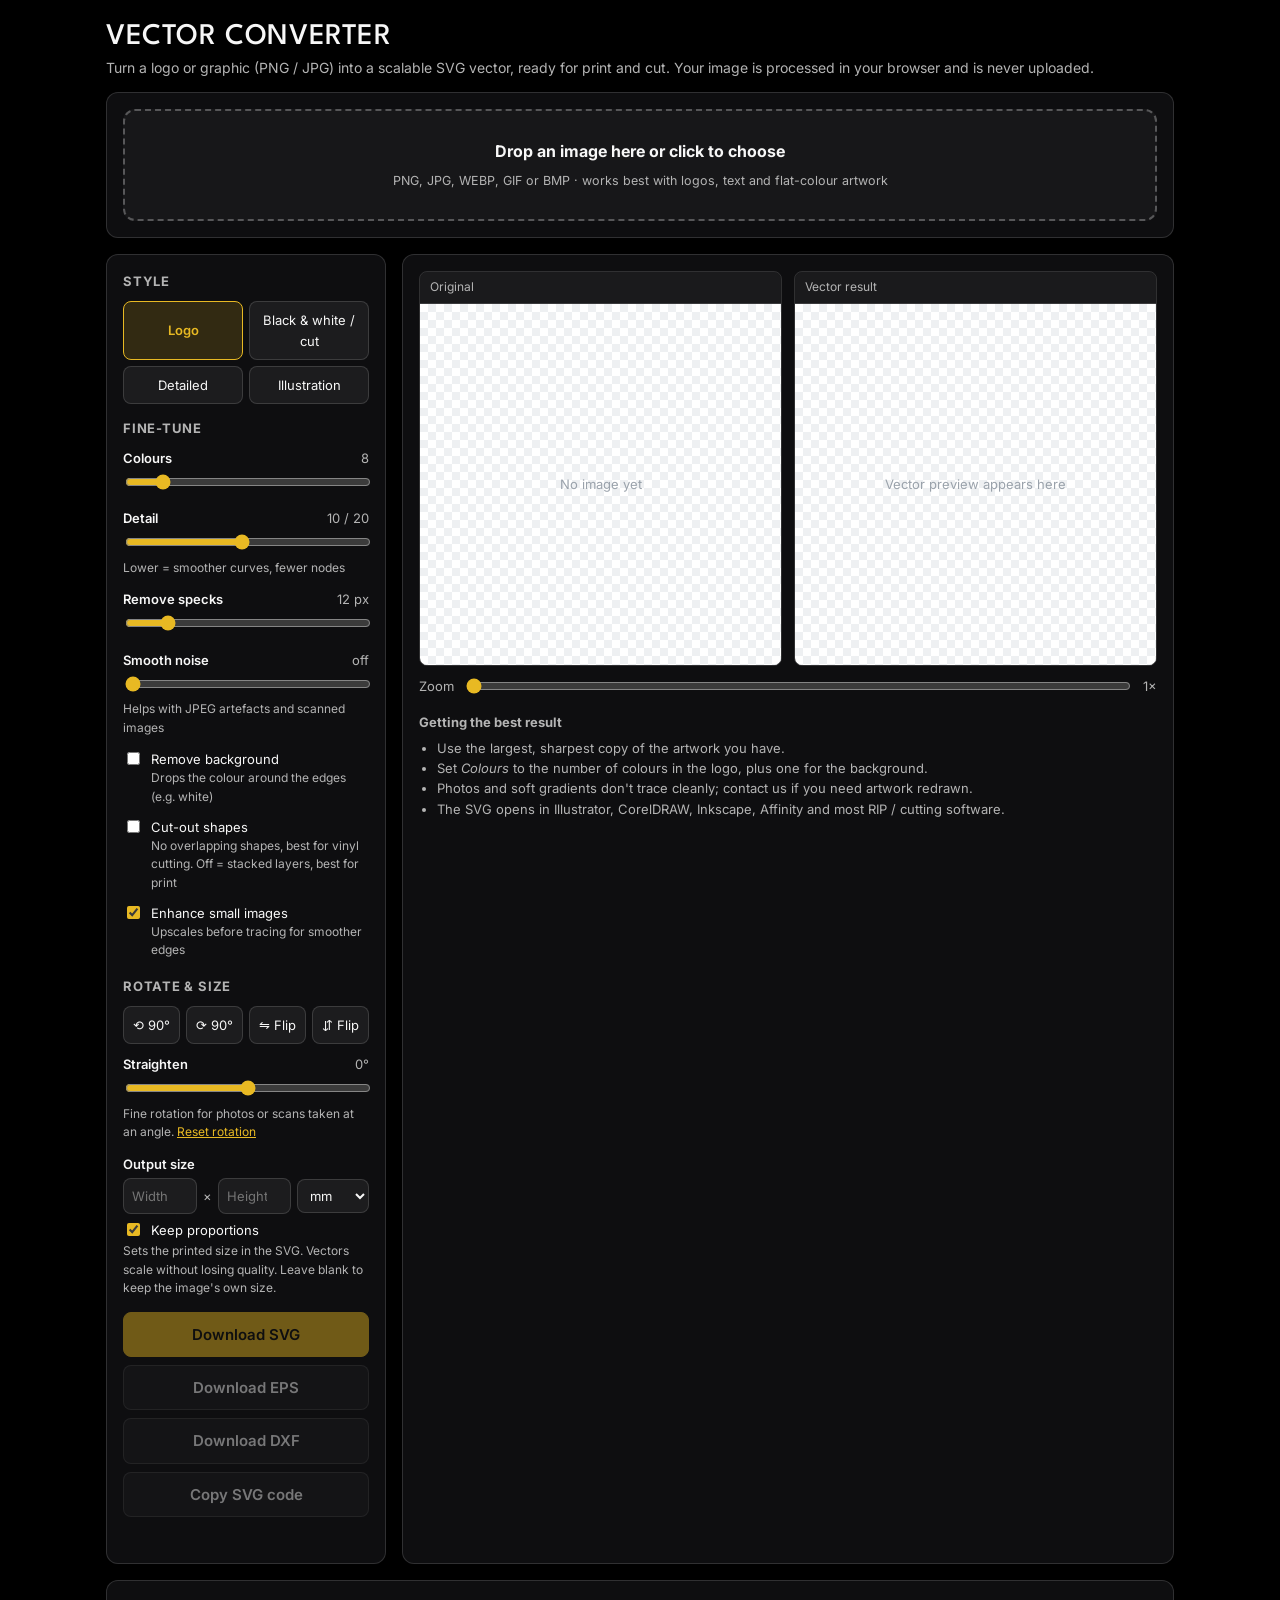
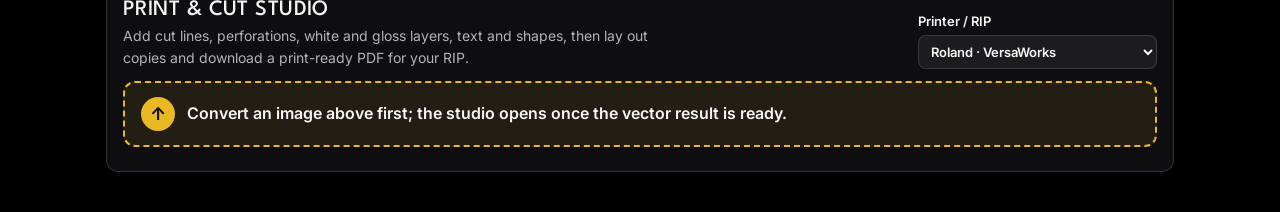
<file: portal/_p/vector/index.html>
<!DOCTYPE html>
<html lang="en">
<head>
<meta charset="utf-8">
<meta name="viewport" content="width=device-width, initial-scale=1">
<title>Vector Converter · Highway Service Desk</title>
<meta name="robots" content="noindex">
<link rel="icon" href="/favicon.ico">
<link rel="stylesheet" href="https://fonts.googleapis.com/css2?family=League+Spartan:wght@400;500;600;700&family=Inter:wght@400;500;600&display=swap">
<style>
  :root{
    --bg:#f5f6f8; --card:#ffffff; --ink:#15181d; --muted:#5d6570; --line:#dde1e6;
    --accent:#e2231a; --accent-ink:#ffffff; --ok:#1a7f45; --radius:10px;
  }
  *{box-sizing:border-box}
  html,body{margin:0;background:var(--bg);color:var(--ink);font:15px/1.45 system-ui,-apple-system,"Segoe UI",Roboto,Arial,sans-serif}
  .wrap{max-width:1100px;margin:0 auto;padding:20px 16px 40px}
  header{display:flex;align-items:baseline;justify-content:space-between;gap:12px;flex-wrap:wrap;margin-bottom:14px}
  h1{font-size:22px;margin:0;letter-spacing:-.01em}
  h1 span{color:var(--accent)}
  .sub{color:var(--muted);margin:2px 0 0;font-size:14px}
  .card{background:var(--card);border:1px solid var(--line);border-radius:var(--radius);padding:16px}
  .drop{display:block;border:2px dashed #b9c0c8;border-radius:var(--radius);padding:28px 16px;text-align:center;cursor:pointer;transition:.15s;background:#fafbfc}
  .drop:hover,.drop.over{border-color:var(--accent);background:#fff6f5}
  .drop strong{display:block;font-size:16px;margin-bottom:4px}
  .drop small{color:var(--muted)}
  input[type=file]{display:none}
  .grid{display:grid;grid-template-columns:280px 1fr;gap:16px;margin-top:16px}
  @media (max-width:800px){.grid{grid-template-columns:1fr}}
  .ctl h2{font-size:13px;text-transform:uppercase;letter-spacing:.06em;color:var(--muted);margin:0 0 10px}
  .presets{display:grid;grid-template-columns:1fr 1fr;gap:6px;margin-bottom:14px}
  .presets button{padding:8px 6px;border:1px solid var(--line);background:#fff;border-radius:8px;cursor:pointer;font:inherit;font-size:13px;color:var(--ink)}
  .presets button.on{border-color:var(--accent);background:#fff1f0;color:var(--accent);font-weight:600}
  .row{margin-bottom:12px}
  .row label{display:flex;justify-content:space-between;font-size:13px;font-weight:600;margin-bottom:4px}
  .row label output{font-weight:400;color:var(--muted)}
  .row .hint{font-size:12px;color:var(--muted);margin-top:2px}
  input[type=range]{width:100%;accent-color:var(--accent)}
  .check{display:flex;gap:8px;align-items:flex-start;font-size:13px;margin-bottom:10px;cursor:pointer}
  .check input{margin-top:3px;accent-color:var(--accent)}
  .check span small{display:block;color:var(--muted);font-size:12px}
  .btn{display:inline-flex;align-items:center;justify-content:center;gap:6px;padding:10px 14px;border-radius:8px;border:1px solid var(--line);background:#fff;font:inherit;font-weight:600;cursor:pointer;color:var(--ink)}
  .btn.primary{background:var(--accent);border-color:var(--accent);color:var(--accent-ink)}
  .btn:disabled{opacity:.45;cursor:not-allowed}
  .actions{display:flex;gap:8px;flex-wrap:wrap;margin-top:14px}
  .actions .btn{flex:1 1 auto}
  .views{display:grid;grid-template-columns:1fr 1fr;gap:12px}
  @media (max-width:560px){.views{grid-template-columns:1fr}}
  .pane{border:1px solid var(--line);border-radius:8px;overflow:hidden;background:#fff}
  .pane .cap{display:flex;justify-content:space-between;font-size:12px;color:var(--muted);padding:6px 10px;border-bottom:1px solid var(--line);background:#fafbfc}
  .stage{position:relative;aspect-ratio:1/1;display:flex;align-items:center;justify-content:center;
    background-color:#fff;background-image:linear-gradient(45deg,#eef0f2 25%,transparent 25%),linear-gradient(-45deg,#eef0f2 25%,transparent 25%),linear-gradient(45deg,transparent 75%,#eef0f2 75%),linear-gradient(-45deg,transparent 75%,#eef0f2 75%);
    background-size:16px 16px;background-position:0 0,0 8px,8px -8px,-8px 0}
  .stage img{max-width:100%;max-height:100%;object-fit:contain;display:block}
  .stage .empty{color:#9aa2ab;font-size:13px}
  .busy{position:absolute;inset:0;background:rgba(255,255,255,.75);display:none;align-items:center;justify-content:center;flex-direction:column;gap:8px;font-size:13px;color:var(--muted)}
  .busy.show{display:flex}
  .spin{width:28px;height:28px;border:3px solid #e4e7ea;border-top-color:var(--accent);border-radius:50%;animation:s 0.8s linear infinite}
  @keyframes s{to{transform:rotate(360deg)}}
  .zoomrow{display:flex;align-items:center;gap:10px;margin-top:10px;font-size:13px;color:var(--muted)}
  .zoomrow input{flex:1}
  .status{font-size:13px;margin-top:10px;min-height:20px;color:var(--muted)}
  .status.ok{color:var(--ok)} .status.err{color:var(--accent)}
  .tips{margin-top:16px;font-size:13px;color:var(--muted)}
  .tips ul{margin:6px 0 0;padding-left:18px}
  .toast{position:fixed;left:50%;bottom:20px;transform:translateX(-50%);background:#15181d;color:#fff;padding:10px 16px;border-radius:8px;font-size:14px;opacity:0;transition:.2s;pointer-events:none}
  .toast.show{opacity:1}
  .tbtns{display:grid;grid-template-columns:repeat(4,1fr);gap:6px;margin-bottom:10px}
  .tbtns button{padding:8px 4px;border:1px solid var(--line);background:#fff;border-radius:8px;cursor:pointer;font:inherit;font-size:13px;color:var(--ink)}
  .tbtns button[aria-pressed=true]{border-color:var(--accent);color:var(--accent);font-weight:600}
  .sizerow{display:grid;grid-template-columns:1fr auto 1fr 72px;gap:6px;align-items:center}
  .sizerow input,.sizerow select{width:100%;min-width:0;padding:7px 8px;border:1px solid var(--line);border-radius:8px;background:#fff;color:var(--ink);font:inherit;font-size:13px}
  .sizerow .x{font-size:13px;color:var(--muted)}
  .linkbtn{all:unset;cursor:pointer;color:var(--accent);font-size:12px;text-decoration:underline}

  /* Highway Service Desk portal theme */
  :root{ --bg:#0b0b0c; --card:rgba(18,18,20,.82); --ink:#f7f7f7; --muted:#b4b4b4; --line:rgba(255,255,255,.14);
         --accent:#e8b923; --accent-ink:#111; --ok:#4ade80; --radius:12px; }
  html,body{font:15px/1.55 Inter,arial,sans-serif}
  body{background:#000 url("https://img1.wsimg.com/isteam/ip/96c35203-12e7-4e96-84bd-65b7eaec4818/HighwayDigital_homepage_background_Christmas20.png") center top/cover fixed}
  h1{font:500 30px/1.15 "League Spartan",arial,sans-serif;letter-spacing:.02em;text-transform:uppercase}
  .card{backdrop-filter:blur(6px)}
  .drop{background:rgba(255,255,255,.04);border-color:rgba(255,255,255,.28)}
  .drop:hover,.drop.over{background:rgba(232,185,35,.10)}
  .presets button,.btn,.tbtns button{background:rgba(255,255,255,.06);color:var(--ink)}
  .sizerow input,.sizerow select{background:rgba(255,255,255,.06);color:var(--ink)}
  .sizerow select option{background:#111}
  .presets button.on{background:rgba(232,185,35,.16);color:var(--accent)}
  .btn.primary{color:var(--accent-ink)}
  .pane{background:transparent}
  .pane .cap{background:rgba(255,255,255,.05)}
  .status.err{color:#f87171}
  .toast{background:#e8b923;color:#111}

  /* ---- Print & Cut studio */
  .studio [hidden]{display:none!important}
  .btn.undo{position:fixed;right:max(16px,env(safe-area-inset-right,0px));bottom:calc(16px + env(safe-area-inset-bottom,0px));z-index:30;background:#161616;color:#fff;border:1px solid var(--accent);box-shadow:0 6px 20px rgba(0,0,0,.45);padding:10px 16px}
  .btn.undo:not(:disabled):hover{background:var(--accent);color:#111}
  .btn.undo[hidden]{display:none}
  .studio{margin-top:16px}
  .studio h2{font:500 22px/1.2 "League Spartan",arial,sans-serif;text-transform:uppercase;letter-spacing:.02em;margin:0}
  .sthead{display:flex;flex-wrap:wrap;gap:12px 24px;align-items:flex-end;justify-content:space-between;margin-bottom:12px}
  .sthead .sub{max-width:60ch}
  .brand{display:flex;flex-direction:column;gap:4px;font-size:13px;font-weight:600}
  .studio select,.studio input[type=number],.studio input[type=text]{width:100%;min-width:0;padding:7px 8px;border:1px solid var(--line);border-radius:8px;background:rgba(255,255,255,.06);color:var(--ink);font:inherit;font-size:13px}
  .studio select option{background:#111}
  .stempty{display:flex;gap:12px;align-items:center;margin:8px 0;padding:14px 16px;border:2px dashed var(--accent);border-radius:var(--radius);
    background:color-mix(in srgb,var(--accent) 8%,var(--card));color:var(--ink);font-size:16px;font-weight:600;line-height:1.4}
  .stempty .sti{flex:none;display:grid;place-items:center;width:34px;height:34px;border-radius:50%;background:var(--accent);color:var(--accent-ink);font-size:18px;font-weight:700}
  .stempty[hidden]{display:none}
  .stgrid{display:grid;grid-template-columns:minmax(0,360px) minmax(0,1fr);gap:16px;align-items:start}
  @media (max-width:860px){.stgrid{grid-template-columns:minmax(0,1fr)}}
  .stctl{display:flex;flex-direction:column;gap:10px;min-width:0}
  .stctl details{border:1px solid var(--line);border-radius:10px;padding:8px 10px;background:rgba(255,255,255,.03)}
  .stctl summary{cursor:pointer;font-size:13px;font-weight:600;text-transform:uppercase;letter-spacing:.06em;color:var(--muted);padding:2px 0}
  .stctl details[open] summary{margin-bottom:8px}
  .stctl .hint,.stview .hint{font-size:12px;color:var(--muted);margin:4px 0 8px}
  .row2{display:flex;flex-wrap:wrap;gap:8px;margin-bottom:8px;align-items:flex-end}
  .row2>label{flex:1 1 90px;display:flex;flex-direction:column;gap:3px;font-size:12px;color:var(--muted);min-width:0}
  .row2>input[type=text]{flex:1 1 160px}
  .check.inl{flex:1 1 140px;align-items:center;margin:0}
  .colors{display:flex;flex-direction:column;gap:6px;margin-bottom:10px}
  .crow{display:grid;grid-template-columns:34px minmax(0,1fr) auto;gap:8px;align-items:center}
  .crow input[type=color]{width:34px;height:30px;padding:0;border:1px solid var(--line);border-radius:6px;background:none;cursor:pointer}
  .crow .hex{font:12px ui-monospace,Menlo,Consolas,monospace;color:var(--muted)}
  .crow select{width:auto;max-width:150px}
  .addrow{display:flex;flex-wrap:wrap;gap:6px;align-items:center;font-size:12px;color:var(--muted);margin-top:6px}
  .mini{padding:6px 10px;border:1px solid var(--line);background:rgba(255,255,255,.06);color:var(--ink);border-radius:7px;cursor:pointer;font:inherit;font-size:12px;font-weight:600}
  .mini:hover{border-color:var(--accent)}
  .mini.del{color:#f87171}
  .objs{display:flex;flex-direction:column;gap:8px}
  .obj{border:1px solid var(--line);border-radius:10px;padding:8px 10px;background:rgba(232,185,35,.05)}
  .obj.sel{border-color:var(--accent)}
  .obj .oh{display:flex;justify-content:space-between;align-items:center;gap:8px;font-size:13px;font-weight:600;margin-bottom:6px}
  .obj .row2{margin-bottom:6px}
  .names{display:grid;grid-template-columns:auto minmax(0,1fr);gap:6px 10px;align-items:center;font-size:12px;margin-bottom:6px}
  .names input{font:12px ui-monospace,Menlo,Consolas,monospace !important}
  .sendbox{border:1px solid var(--accent);border-radius:10px;padding:10px;display:flex;flex-direction:column;gap:8px;background:rgba(232,185,35,.06)}
  .sendlbl{font-size:13px;font-weight:600;text-transform:uppercase;letter-spacing:.06em;color:var(--accent)}
  .sendbtns{display:flex;flex-direction:column;gap:6px}
  .sendbtns .btn.dim{background:rgba(255,255,255,.06);color:var(--ink);border-color:var(--line)}
  .stview{min-width:0;position:sticky;top:12px}
  .vtabs{display:flex;gap:6px;align-items:center;flex-wrap:wrap;margin-bottom:8px}
  .vtabs button{padding:7px 12px;border:1px solid var(--line);background:rgba(255,255,255,.06);color:var(--ink);border-radius:8px;cursor:pointer;font:inherit;font-size:13px}
  .vtabs button[aria-selected=true]{border-color:var(--accent);color:var(--accent);font-weight:600}
  .zoombar{display:inline-flex;align-items:center;gap:4px;border:1px solid var(--line);border-radius:8px;padding:2px}
  .zoombar button{all:unset;cursor:pointer;min-width:28px;text-align:center;padding:4px 8px;border-radius:6px;font-weight:600;color:var(--ink)}
  .zoombar button:hover{background:rgba(255,255,255,.1)} .zoombar button:focus-visible{outline:2px solid var(--accent)}
  .zoombar span{min-width:46px;text-align:center;font-size:12px;color:var(--muted);font-variant-numeric:tabular-nums}
  .stcanvas.panning{cursor:grabbing} .stcanvas{cursor:grab}
  .legend{display:flex;flex-wrap:wrap;gap:4px 12px;font-size:12px;color:var(--muted);margin-left:auto}
  .legend i{display:inline-block;width:14px;height:0;border-top:2px solid;vertical-align:middle;margin-right:4px}
  .legend i.sw{height:10px;border:1px solid #888}
  .stcanvas{border:1px solid var(--line);border-radius:10px;background:#2a2d31;min-height:320px;height:min(70vh,640px);overflow:hidden;display:flex;align-items:center;justify-content:center;touch-action:none}
  .stcanvas svg{width:100%;height:100%;display:block}
  .stcanvas [data-oi]{cursor:move}
</style>
</head>
<body>
<div class="wrap">
  <header>
    <div>
      <h1>Vector Converter</h1>
      <p class="sub">Turn a logo or graphic (PNG / JPG) into a scalable SVG vector, ready for print and cut. Your image is processed in your browser and is never uploaded.</p>
    </div>
  </header>

  <div class="card">
    <label class="drop" id="drop">
      <strong>Drop an image here or click to choose</strong>
      <small>PNG, JPG, WEBP, GIF or BMP · works best with logos, text and flat-colour artwork</small>
      <input type="file" id="file" accept="image/png,image/jpeg,image/webp,image/gif,image/bmp">
    </label>
  </div>

  <div class="grid">
    <div class="card ctl">
      <h2>Style</h2>
      <div class="presets" id="presets">
        <button data-p="logo" class="on">Logo</button>
        <button data-p="bw">Black &amp; white / cut</button>
        <button data-p="detailed">Detailed</button>
        <button data-p="illustration">Illustration</button>
      </div>

      <h2>Fine-tune</h2>
      <div class="row" id="rowColors">
        <label for="colors">Colours <output id="colorsOut"></output></label>
        <input type="range" id="colors" min="2" max="48" step="1">
      </div>
      <div class="row" id="rowThresh" style="display:none">
        <label for="thresh">Black/white threshold <output id="threshOut"></output></label>
        <input type="range" id="thresh" min="10" max="245" step="1">
      </div>
      <div class="row">
        <label for="detail">Detail <output id="detailOut"></output></label>
        <input type="range" id="detail" min="1" max="20" step="1">
        <div class="hint">Lower = smoother curves, fewer nodes</div>
      </div>
      <div class="row">
        <label for="speck">Remove specks <output id="speckOut"></output></label>
        <input type="range" id="speck" min="0" max="80" step="1">
      </div>
      <div class="row">
        <label for="blur">Smooth noise <output id="blurOut"></output></label>
        <input type="range" id="blur" min="0" max="5" step="1">
        <div class="hint">Helps with JPEG artefacts and scanned images</div>
      </div>
      <label class="check"><input type="checkbox" id="removeBg">
        <span>Remove background<small>Drops the colour around the edges (e.g. white)</small></span></label>
      <label class="check"><input type="checkbox" id="cutout">
        <span>Cut-out shapes<small>No overlapping shapes, best for vinyl cutting. Off = stacked layers, best for print</small></span></label>
      <label class="check"><input type="checkbox" id="upscale" checked>
        <span>Enhance small images<small>Upscales before tracing for smoother edges</small></span></label>

      <h2 style="margin-top:16px">Rotate &amp; size</h2>
      <div class="tbtns">
        <button type="button" id="rotL" title="Rotate 90° left">⟲ 90°</button>
        <button type="button" id="rotR" title="Rotate 90° right">⟳ 90°</button>
        <button type="button" id="flipH" aria-pressed="false" title="Mirror left to right">⇋ Flip</button>
        <button type="button" id="flipV" aria-pressed="false" title="Flip upside down">⇵ Flip</button>
      </div>
      <div class="row">
        <label for="angle">Straighten <output id="angleOut"></output></label>
        <input type="range" id="angle" min="-45" max="45" step="0.5" value="0">
        <div class="hint">Fine rotation for photos or scans taken at an angle. <button type="button" class="linkbtn" id="rotReset">Reset rotation</button></div>
      </div>
      <div class="row">
        <label>Output size <output id="sizeOut"></output></label>
        <div class="sizerow">
          <input type="number" id="outW" min="0" step="any" placeholder="Width" aria-label="Output width">
          <span class="x">×</span>
          <input type="number" id="outH" min="0" step="any" placeholder="Height" aria-label="Output height">
          <select id="outU" aria-label="Units"><option value="mm">mm</option><option value="cm">cm</option><option value="in">in</option><option value="px">px</option></select>
        </div>
        <label class="check" style="margin:6px 0 0;justify-content:flex-start;font-weight:400"><input type="checkbox" id="outLock" checked><span>Keep proportions</span></label>
        <div class="hint">Sets the printed size in the SVG. Vectors scale without losing quality. Leave blank to keep the image's own size.</div>
      </div>
      <div class="actions">
        <button class="btn primary" id="dl" disabled>Download SVG</button>
        <button class="btn" id="dlEps" disabled>Download EPS</button>
        <button class="btn" id="dlDxf" disabled>Download DXF</button>
        <button class="btn" id="copy" disabled>Copy SVG code</button>
      </div>
      <div class="status" id="status"></div>
    </div>

    <div class="card">
      <div class="views">
        <div class="pane">
          <div class="cap"><span>Original</span><span id="origInfo"></span></div>
          <div class="stage" id="origStage"><span class="empty">No image yet</span></div>
        </div>
        <div class="pane">
          <div class="cap"><span>Vector result</span><span id="vecInfo"></span></div>
          <div class="stage" id="vecStage"><span class="empty">Vector preview appears here</span>
            <div class="busy" id="busy"><div class="spin"></div><span>Tracing…</span></div>
          </div>
        </div>
      </div>
      <div class="zoomrow"><span>Zoom</span><input type="range" id="zoom" min="1" max="6" step="0.25" value="1"><span id="zoomOut">1×</span></div>
      <div class="tips">
        <strong>Getting the best result</strong>
        <ul>
          <li>Use the largest, sharpest copy of the artwork you have.</li>
          <li>Set <em>Colours</em> to the number of colours in the logo, plus one for the background.</li>
          <li>Photos and soft gradients don't trace cleanly; contact us if you need artwork redrawn.</li>
          <li>The SVG opens in Illustrator, CorelDRAW, Inkscape, Affinity and most RIP / cutting software.</li>
        </ul>
      </div>
    </div>
  </div>

  <section class="card studio" id="studio" aria-labelledby="stTitle">
    <div class="sthead">
      <div>
        <h2 id="stTitle">Print &amp; Cut studio</h2>
        <p class="sub">Add cut lines, perforations, white and gloss layers, text and shapes, then lay out copies and download a print-ready PDF for your RIP.</p>
      </div>
      <label class="brand">Printer / RIP
        <select id="stBrand">
          <option value="roland">Roland · VersaWorks</option>
          <option value="mimaki">Mimaki · RasterLink</option>
          <option value="mutoh">Mutoh · VerteLith</option>
          <option value="brother">Brother · GTX (DTG)</option>
          <option value="epilog">Epilog · laser (cuts by line width)</option>
        </select>
      </label>
    </div>
    <p class="stempty" id="stEmpty" role="note"><span class="sti" aria-hidden="true">↑</span><span>Convert an image above first; the studio opens once the vector result is ready.</span></p>

    <div class="stgrid" id="stBody" hidden>
      <div class="stctl">
        <details open>
          <summary>Artwork colours</summary>
          <p class="hint">Change any colour, or force it to print with a special ink. <span id="stRoleHint"></span></p>
          <div id="stColors" class="colors"></div>
          <label class="check" id="stUnderRow"><input type="checkbox" id="stUnder"><span>White underlay under all artwork<small>Prints white behind the colours, for clear or coloured media.</small></span></label>
          <label class="check" id="stOverRow"><input type="checkbox" id="stOver"><span><b id="stOverName">Gloss</b> over all artwork</span></label>
        </details>

        <details open id="stCutSec">
          <summary>Cut lines</summary>
          <label class="check"><input type="checkbox" id="stCutsOn" checked><span><b>Cut lines on</b><small>Untick to leave every cut and perforation line out of the PDF without deleting them.</small></span></label>
          <label class="check"><input type="checkbox" id="stContour"><span>Cut around the outside of the artwork<small>Follows the outside edge automatically. Holes inside the artwork are not cut.</small></span></label>
          <div id="stContourOpts" hidden>
            <div class="row2">
              <label>Line<select id="stCType"><option value="cut">Cut through</option><option value="perf">Perforated cut</option></select></label>
              <label>Offset (mm)<input type="number" id="stOffset" value="-1" min="-20" max="50" step="0.5"></label>
              <label>Join gaps (mm)<input type="number" id="stBridge" value="0" min="0" max="50" step="0.5"></label>
            </div>
            <div class="row2 sfxrow" id="stCSfxRow" hidden>
              <label>Cut pass suffix<input type="text" id="stCSuffix" list="sfxList" maxlength="12" placeholder="none" spellcheck="false"></label>
              <span class="hint" style="flex:2 1 180px;margin:0" id="stCSfxName"></span>
            </div>
            <datalist id="sfxList"><option value="1"><option value="2"><option value="3"><option value="_A"><option value="_B"><option value="_C"></datalist>
            <p class="hint">Offset moves the cut outside the artwork; use a minus number (e.g. −1) to cut inside the edge so no white shows. “Join gaps” wraps nearby pieces in one cut, for example separate letters.</p>
          </div>
          <div class="addrow">
            <span>Add shape</span>
            <button type="button" class="mini" data-add="box">Box around artwork</button>
            <button type="button" class="mini" data-add="rect">Rectangle</button>
            <button type="button" class="mini" data-add="round">Rounded</button>
            <button type="button" class="mini" data-add="ellipse">Circle / oval</button>
          </div>
        </details>

        <details open id="stMarkSec">
          <summary>Crop marks</summary>
          <label class="check"><input type="checkbox" id="mkOn"><span>Add crop marks<small>Printed registration marks for print-and-cut. If your RIP already adds its own crop marks, leave this off so they aren't doubled.</small></span></label>
          <div id="mkOpts" hidden>
            <div class="row2">
              <label style="flex:2 1 160px">Mark style<select id="mkStyle">
                <option value="roland">Roland</option><option value="mimaki">Mimaki</option><option value="mutoh">Mutoh</option><option value="epilog">Epilog</option><option value="custom">Custom</option>
              </select></label>
              <button type="button" class="mini" id="mkReset">Reset to default</button>
            </div>
            <div class="row2">
              <label>Shape<select id="mkShape"><option value="L">L corner</option><option value="dot">Solid circle</option><option value="ring">Circle outline</option><option value="cross">Circle + cross</option><option value="square">Solid square</option></select></label>
              <label>Size (mm)<input type="number" id="mkSize" min="2" max="60" step="0.5" value="10"></label>
              <label>Line (mm)<input type="number" id="mkThick" min="0.1" max="5" step="0.1" value="1"></label>
            </div>
            <div class="row2">
              <label>Offset (mm)<input type="number" id="mkOff" min="0" max="100" step="0.5" value="5"></label>
              <label>Direction<select id="mkDir"><option value="out">Corners point out (Type 1)</option><option value="in">Corners point in (Type 2)</option></select></label>
            </div>
            <div class="row2">
              <label>Positions<select id="mkPts"><option value="4">4 corners</option><option value="3">3 corners (no top right)</option></select></label>
              <label>Apply to<select id="mkScope"><option value="each">Each copy</option><option value="whole">Whole sheet</option></select></label>
              <label>Extra marks per side<input type="number" id="mkMid" min="0" max="10" step="1" value="0"></label>
            </div>
            <p class="hint" id="mkNote"></p>
          </div>
        </details>

        <details open>
          <summary>Text</summary>
          <div class="row2">
            <input type="text" id="stText" placeholder="Type text to add" aria-label="Text to add" maxlength="200">
            <button type="button" class="mini" id="stAddText">Add text</button>
          </div>
        </details>

        <div id="stObjs" class="objs"></div>

        <details>
          <summary>Spot colour names</summary>
          <p class="hint">The names your RIP looks for. They're filled in for each brand; change them only if your RIP is set up differently.</p>
          <div id="stNames" class="names"></div>
          <button type="button" class="linkbtn" id="stNamesReset">Reset to defaults</button>
        </details>

        <details open id="stLaySec">
          <summary>Copies &amp; layout</summary>
          <div class="row2">
            <label>Media<select id="stPage">
              <option value="a4">A4 sheet (210 × 297)</option>
              <option value="a3">A3 sheet (297 × 420)</option>
              <option value="sra3">SRA3 sheet (320 × 450)</option>
              <option value="r610">Roll 610 mm (24″)</option>
              <option value="r762">Roll 762 mm (30″)</option>
              <option value="r1067">Roll 1067 mm (42″)</option>
              <option value="r1371" selected>Roll 1371 mm (54″)</option>
              <option value="r1625">Roll 1625 mm (64″)</option>
              <option value="custom">Custom sheet</option>
              <option value="customroll">Custom roll width</option>
            </select></label>
            <label id="stPWl" hidden>Width (mm)<input type="number" id="stPW" value="600" min="20" step="1"></label>
            <label id="stPHl" hidden>Height (mm)<input type="number" id="stPH" value="400" min="20" step="1"></label>
          </div>
          <div class="row2">
            <label>Copies<select id="stMode"><option value="qty">Quantity</option><option value="fill">Fill the sheet</option></select></label>
            <label id="stQtyl">How many<input type="number" id="stQty" value="1" min="1" max="5000" step="1"></label>
            <label id="stLenl" hidden>Roll length (mm)<input type="number" id="stLen" value="1000" min="20" step="10"></label>
          </div>
          <div class="row2">
            <label>Gap (mm)<input type="number" id="stGap" value="3" min="0" step="0.5"></label>
            <label>Margin (mm)<input type="number" id="stMargin" value="5" min="0" step="0.5"></label>
            <label class="check inl"><input type="checkbox" id="stRotate" checked><span>Turn copies to fit more</span></label>
          </div>
          <p class="hint" id="stFit"></p>
        </details>

        <div class="sendbox" id="stSendRip">
          <div class="sendlbl">Print-ready PDF</div>
          <div class="sendbtns">
            <button type="button" class="btn primary" data-rip="roland">PDF for VersaWorks</button>
            <button type="button" class="btn primary" data-rip="mimaki">PDF for RasterLink</button>
            <button type="button" class="btn primary" data-rip="mutoh">PDF for VerteLith</button>
          </div>
          <div class="sendlbl">EPS (one copy)</div>
          <div class="sendbtns">
            <button type="button" class="btn dim" data-eps="roland">EPS for VersaWorks</button>
            <button type="button" class="btn dim" data-eps="mimaki">EPS for RasterLink</button>
            <button type="button" class="btn dim" data-eps="mutoh">EPS for VerteLith</button>
          </div>
          <div class="hint">EPS holds one copy of the design with its spot colours, cut lines and crop marks, for Illustrator, CorelDRAW, FlexiSign or the RIP's own layout. Copies and sheet layout are in the PDF.</div>
          <div class="sendlbl">DXF (one copy)</div>
          <div class="sendbtns">
            <button type="button" class="btn dim" id="stDxf">Download DXF</button>
          </div>
          <div class="hint">DXF in millimetres for cutters, lasers and CAD: cut lines on layers named after the spot colours for the brand picked above, the printed artwork as outlines on PRINT_ layers, and crop marks. Curves are converted to fine straight segments.</div>
        </div>
        <div class="sendbox" id="stSendLaser" hidden>
          <div class="sendlbl">Files for the Epilog laser</div>
          <div class="sendbtns">
            <button type="button" class="btn primary" data-laser="adobe" data-fmt="pdf">PDF for Illustrator (0.001 in lines)</button>
            <button type="button" class="btn primary" data-laser="corel" data-fmt="pdf">PDF for CorelDRAW (hairline)</button>
            <button type="button" class="btn dim" data-laser="adobe" data-fmt="eps">EPS for Illustrator (0.001 in lines)</button>
            <button type="button" class="btn dim" data-laser="corel" data-fmt="eps">EPS for CorelDRAW (hairline)</button>
            <button type="button" class="btn dim" data-laser="dxf" data-fmt="dxf">DXF (cut lines + outlines)</button>
          </div>
          <div class="hint">The Epilog driver vector-cuts lines that are thin enough and raster-engraves everything else. Red lines are cuts and blue lines a second vector pass, so each can have its own speed, power and frequency in Color Mapping. Open the file in Illustrator or CorelDRAW and print to the Epilog driver.</div>
        </div>
        <div class="sendbox" id="stSendGtx" hidden>
          <div class="sendlbl">Brother GTX output</div>
          <label class="check"><input type="checkbox" id="stGtx254" checked><span>Print pure white areas with white ink<small>The GTX prints nothing for RGB 255,255,255 (the shirt shows through). This changes pure white to RGB 254,254,254 so it prints white.</small></span></label>
          <div class="row2"><label>Resolution<select id="stDpi"><option>300</option><option selected>600</option><option>1200</option></select></label></div>
          <button type="button" class="btn primary" id="stPng">Download PNG for GTX Graphics Lab</button>
        </div>
        <div class="status" id="stStatus"></div>
      </div>

      <div class="stview">
        <div class="vtabs" role="tablist">
          <button type="button" role="tab" id="tabDesign" aria-selected="true">Design</button>
          <button type="button" role="tab" id="tabSheet" aria-selected="false">Sheet layout</button>
          <span class="zoombar" role="group" aria-label="Zoom"><button type="button" id="zmOut" title="Zoom out">−</button><span id="zmPct">100%</span><button type="button" id="zmIn" title="Zoom in">+</button><button type="button" id="zmFit" title="Fit to view">Fit</button></span>
          <span class="legend" id="stLegend"></span>
        </div>
        <div class="stcanvas" id="stCanvas"></div>
        <p class="hint">Scroll or use + / − to zoom, drag an empty area to move around, and drag shapes and text to move them. Measurements are in millimetres.</p>
      </div>
    </div>
  </section>

</div>
<div class="toast" id="toast"></div>

<script>
/* imagetracerjs 1.2.6 by András Jankovics – public domain (Unlicense) */
!function(){"use strict";function t(){var t=this;this.versionnumber="1.2.6",this.imageToSVG=function(e,n,r){r=t.checkoptions(r),t.loadImage(e,function(e){n(t.imagedataToSVG(t.getImgdata(e),r))},r)},this.imagedataToSVG=function(e,n){n=t.checkoptions(n);var r=t.imagedataToTracedata(e,n);return t.getsvgstring(r,n)},this.imageToTracedata=function(e,n,r){r=t.checkoptions(r),t.loadImage(e,function(e){n(t.imagedataToTracedata(t.getImgdata(e),r))},r)},this.imagedataToTracedata=function(e,n){n=t.checkoptions(n);var r=t.colorquantization(e,n);if(0===n.layering)for(var o={layers:[],palette:r.palette,width:r.array[0].length-2,height:r.array.length-2},s=0;s<r.palette.length;s++){var a=t.batchtracepaths(t.internodes(t.pathscan(t.layeringstep(r,s),n.pathomit),n),n.ltres,n.qtres);o.layers.push(a)}else{var i=t.layering(r);n.layercontainerid&&t.drawLayers(i,t.specpalette,n.scale,n.layercontainerid);var l=t.batchpathscan(i,n.pathomit),c=t.batchinternodes(l,n);o={layers:t.batchtracelayers(c,n.ltres,n.qtres),palette:r.palette,width:e.width,height:e.height}}return o},this.optionpresets={default:{corsenabled:!1,ltres:1,qtres:1,pathomit:8,rightangleenhance:!0,colorsampling:2,numberofcolors:16,mincolorratio:0,colorquantcycles:3,layering:0,strokewidth:1,linefilter:!1,scale:1,roundcoords:1,viewbox:!1,desc:!1,lcpr:0,qcpr:0,blurradius:0,blurdelta:20},posterized1:{colorsampling:0,numberofcolors:2},posterized2:{numberofcolors:4,blurradius:5},curvy:{ltres:.01,linefilter:!0,rightangleenhance:!1},sharp:{qtres:.01,linefilter:!1},detailed:{pathomit:0,roundcoords:2,ltres:.5,qtres:.5,numberofcolors:64},smoothed:{blurradius:5,blurdelta:64},grayscale:{colorsampling:0,colorquantcycles:1,numberofcolors:7},fixedpalette:{colorsampling:0,colorquantcycles:1,numberofcolors:27},randomsampling1:{colorsampling:1,numberofcolors:8},randomsampling2:{colorsampling:1,numberofcolors:64},artistic1:{colorsampling:0,colorquantcycles:1,pathomit:0,blurradius:5,blurdelta:64,ltres:.01,linefilter:!0,numberofcolors:16,strokewidth:2},artistic2:{qtres:.01,colorsampling:0,colorquantcycles:1,numberofcolors:4,strokewidth:0},artistic3:{qtres:10,ltres:10,numberofcolors:8},artistic4:{qtres:10,ltres:10,numberofcolors:64,blurradius:5,blurdelta:256,strokewidth:2},posterized3:{ltres:1,qtres:1,pathomit:20,rightangleenhance:!0,colorsampling:0,numberofcolors:3,mincolorratio:0,colorquantcycles:3,blurradius:3,blurdelta:20,strokewidth:0,linefilter:!1,roundcoords:1,pal:[{r:0,g:0,b:100,a:255},{r:255,g:255,b:255,a:255}]}},this.checkoptions=function(e){"string"==typeof(e=e||{})&&(e=e.toLowerCase(),e=t.optionpresets[e]?t.optionpresets[e]:{});for(var n=Object.keys(t.optionpresets.default),r=0;r<n.length;r++)e.hasOwnProperty(n[r])||(e[n[r]]=t.optionpresets.default[n[r]]);return e},this.colorquantization=function(e,n){var r,o,s,a,i,l,c,h,g=[],d=0,p=[],u=e.width*e.height;if(e.data.length<4*u){for(var m=new Uint8ClampedArray(4*u),f=0;f<u;f++)m[4*f]=e.data[3*f],m[4*f+1]=e.data[3*f+1],m[4*f+2]=e.data[3*f+2],m[4*f+3]=255;e.data=m}for(i=0;i<e.height+2;i++)for(g[i]=[],a=0;a<e.width+2;a++)g[i][a]=-1;for(h=n.pal?n.pal:0===n.colorsampling?t.generatepalette(n.numberofcolors):1===n.colorsampling?t.samplepalette(n.numberofcolors,e):t.samplepalette2(n.numberofcolors,e),n.blurradius>0&&(e=t.blur(e,n.blurradius,n.blurdelta)),c=0;c<n.colorquantcycles;c++){if(c>0)for(l=0;l<h.length;l++)p[l].n>0&&(h[l]={r:Math.floor(p[l].r/p[l].n),g:Math.floor(p[l].g/p[l].n),b:Math.floor(p[l].b/p[l].n),a:Math.floor(p[l].a/p[l].n)}),p[l].n/u<n.mincolorratio&&c<n.colorquantcycles-1&&(h[l]={r:Math.floor(255*Math.random()),g:Math.floor(255*Math.random()),b:Math.floor(255*Math.random()),a:Math.floor(255*Math.random())});for(a=0;a<h.length;a++)p[a]={r:0,g:0,b:0,a:0,n:0};for(i=0;i<e.height;i++)for(a=0;a<e.width;a++){for(d=4*(i*e.width+a),s=0,o=1024,l=0;l<h.length;l++)(r=Math.abs(h[l].r-e.data[d])+Math.abs(h[l].g-e.data[d+1])+Math.abs(h[l].b-e.data[d+2])+Math.abs(h[l].a-e.data[d+3]))<o&&(o=r,s=l);p[s].r+=e.data[d],p[s].g+=e.data[d+1],p[s].b+=e.data[d+2],p[s].a+=e.data[d+3],p[s].n++,g[i+1][a+1]=s}}return{array:g,palette:h}},this.samplepalette=function(t,e){for(var n,r=[],o=0;o<t;o++)n=4*Math.floor(Math.random()*e.data.length/4),r.push({r:e.data[n],g:e.data[n+1],b:e.data[n+2],a:e.data[n+3]});return r},this.samplepalette2=function(t,e){for(var n,r=[],o=Math.ceil(Math.sqrt(t)),s=Math.ceil(t/o),a=e.width/(o+1),i=e.height/(s+1),l=0;l<s;l++)for(var c=0;c<o&&r.length!==t;c++)n=4*Math.floor((l+1)*i*e.width+(c+1)*a),r.push({r:e.data[n],g:e.data[n+1],b:e.data[n+2],a:e.data[n+3]});return r},this.generatepalette=function(t){var e,n,r,o=[];if(t<8)for(var s=Math.floor(255/(t-1)),a=0;a<t;a++)o.push({r:a*s,g:a*s,b:a*s,a:255});else{var i=Math.floor(Math.pow(t,1/3)),l=Math.floor(255/(i-1)),c=t-i*i*i;for(e=0;e<i;e++)for(n=0;n<i;n++)for(r=0;r<i;r++)o.push({r:e*l,g:n*l,b:r*l,a:255});for(e=0;e<c;e++)o.push({r:Math.floor(255*Math.random()),g:Math.floor(255*Math.random()),b:Math.floor(255*Math.random()),a:Math.floor(255*Math.random())})}return o},this.layering=function(t){var e,n,r,o,s,a,i,l,c,h,g,d=[],p=0,u=t.array.length,m=t.array[0].length;for(g=0;g<t.palette.length;g++)for(d[g]=[],h=0;h<u;h++)for(d[g][h]=[],c=0;c<m;c++)d[g][h][c]=0;for(h=1;h<u-1;h++)for(c=1;c<m-1;c++)p=t.array[h][c],e=t.array[h-1][c-1]===p?1:0,n=t.array[h-1][c]===p?1:0,r=t.array[h-1][c+1]===p?1:0,o=t.array[h][c-1]===p?1:0,s=t.array[h][c+1]===p?1:0,a=t.array[h+1][c-1]===p?1:0,i=t.array[h+1][c]===p?1:0,l=t.array[h+1][c+1]===p?1:0,d[p][h+1][c+1]=1+2*s+4*l+8*i,o||(d[p][h+1][c]=2+4*i+8*a),n||(d[p][h][c+1]=0+2*r+4*s+8),e||(d[p][h][c]=0+2*n+4+8*o);return d},this.layeringstep=function(t,e){var n,r,o=[],s=t.array.length,a=t.array[0].length;for(r=0;r<s;r++)for(o[r]=[],n=0;n<a;n++)o[r][n]=0;for(r=1;r<s;r++)for(n=1;n<a;n++)o[r][n]=(t.array[r-1][n-1]===e?1:0)+(t.array[r-1][n]===e?2:0)+(t.array[r][n-1]===e?8:0)+(t.array[r][n]===e?4:0);return o},this.pointinpoly=function(t,e){for(var n=!1,r=0,o=e.length-1;r<e.length;o=r++)n=e[r].y>t.y!=e[o].y>t.y&&t.x<(e[o].x-e[r].x)*(t.y-e[r].y)/(e[o].y-e[r].y)+e[r].x?!n:n;return n},this.pathscan_combined_lookup=[[[-1,-1,-1,-1],[-1,-1,-1,-1],[-1,-1,-1,-1],[-1,-1,-1,-1]],[[0,1,0,-1],[-1,-1,-1,-1],[-1,-1,-1,-1],[0,2,-1,0]],[[-1,-1,-1,-1],[-1,-1,-1,-1],[0,1,0,-1],[0,0,1,0]],[[0,0,1,0],[-1,-1,-1,-1],[0,2,-1,0],[-1,-1,-1,-1]],[[-1,-1,-1,-1],[0,0,1,0],[0,3,0,1],[-1,-1,-1,-1]],[[13,3,0,1],[13,2,-1,0],[7,1,0,-1],[7,0,1,0]],[[-1,-1,-1,-1],[0,1,0,-1],[-1,-1,-1,-1],[0,3,0,1]],[[0,3,0,1],[0,2,-1,0],[-1,-1,-1,-1],[-1,-1,-1,-1]],[[0,3,0,1],[0,2,-1,0],[-1,-1,-1,-1],[-1,-1,-1,-1]],[[-1,-1,-1,-1],[0,1,0,-1],[-1,-1,-1,-1],[0,3,0,1]],[[11,1,0,-1],[14,0,1,0],[14,3,0,1],[11,2,-1,0]],[[-1,-1,-1,-1],[0,0,1,0],[0,3,0,1],[-1,-1,-1,-1]],[[0,0,1,0],[-1,-1,-1,-1],[0,2,-1,0],[-1,-1,-1,-1]],[[-1,-1,-1,-1],[-1,-1,-1,-1],[0,1,0,-1],[0,0,1,0]],[[0,1,0,-1],[-1,-1,-1,-1],[-1,-1,-1,-1],[0,2,-1,0]],[[-1,-1,-1,-1],[-1,-1,-1,-1],[-1,-1,-1,-1],[-1,-1,-1,-1]]],this.pathscan=function(e,n){for(var r,o=[],s=0,a=0,i=0,l=0,c=e[0].length,h=e.length,g=0,d=!0,p=!1,u=0;u<h;u++)for(var m=0;m<c;m++)if(4==e[u][m]||11==e[u][m])for(i=m,l=u,o[s]={},o[s].points=[],o[s].boundingbox=[i,l,i,l],o[s].holechildren=[],d=!1,a=0,p=11==e[u][m],g=1;!d;){if(o[s].points[a]={},o[s].points[a].x=i-1,o[s].points[a].y=l-1,o[s].points[a].t=e[l][i],i-1<o[s].boundingbox[0]&&(o[s].boundingbox[0]=i-1),i-1>o[s].boundingbox[2]&&(o[s].boundingbox[2]=i-1),l-1<o[s].boundingbox[1]&&(o[s].boundingbox[1]=l-1),l-1>o[s].boundingbox[3]&&(o[s].boundingbox[3]=l-1),r=t.pathscan_combined_lookup[e[l][i]][g],e[l][i]=r[0],g=r[1],i+=r[2],l+=r[3],i-1===o[s].points[0].x&&l-1===o[s].points[0].y)if(d=!0,o[s].points.length<n)o.pop();else{if(o[s].isholepath=!!p,p){for(var f=0,y=[-1,-1,c+1,h+1],b=0;b<s;b++)!o[b].isholepath&&t.boundingboxincludes(o[b].boundingbox,o[s].boundingbox)&&t.boundingboxincludes(y,o[b].boundingbox)&&t.pointinpoly(o[s].points[0],o[b].points)&&(f=b,y=o[b].boundingbox);o[f].holechildren.push(s)}s++}a++}return o},this.boundingboxincludes=function(t,e){return t[0]<e[0]&&t[1]<e[1]&&t[2]>e[2]&&t[3]>e[3]},this.batchpathscan=function(e,n){var r=[];for(var o in e)e.hasOwnProperty(o)&&(r[o]=t.pathscan(e[o],n));return r},this.internodes=function(e,n){var r,o,s=[],a=0,i=0,l=0,c=0,h=0;for(r=0;r<e.length;r++)for(s[r]={},s[r].points=[],s[r].boundingbox=e[r].boundingbox,s[r].holechildren=e[r].holechildren,s[r].isholepath=e[r].isholepath,a=e[r].points.length,o=0;o<a;o++)i=(o+1)%a,l=(o+2)%a,c=(o-1+a)%a,h=(o-2+a)%a,n.rightangleenhance&&t.testrightangle(e[r],h,c,o,i,l)&&(s[r].points.length>0&&(s[r].points[s[r].points.length-1].linesegment=t.getdirection(s[r].points[s[r].points.length-1].x,s[r].points[s[r].points.length-1].y,e[r].points[o].x,e[r].points[o].y)),s[r].points.push({x:e[r].points[o].x,y:e[r].points[o].y,linesegment:t.getdirection(e[r].points[o].x,e[r].points[o].y,(e[r].points[o].x+e[r].points[i].x)/2,(e[r].points[o].y+e[r].points[i].y)/2)})),s[r].points.push({x:(e[r].points[o].x+e[r].points[i].x)/2,y:(e[r].points[o].y+e[r].points[i].y)/2,linesegment:t.getdirection((e[r].points[o].x+e[r].points[i].x)/2,(e[r].points[o].y+e[r].points[i].y)/2,(e[r].points[i].x+e[r].points[l].x)/2,(e[r].points[i].y+e[r].points[l].y)/2)});return s},this.testrightangle=function(t,e,n,r,o,s){return t.points[r].x===t.points[e].x&&t.points[r].x===t.points[n].x&&t.points[r].y===t.points[o].y&&t.points[r].y===t.points[s].y||t.points[r].y===t.points[e].y&&t.points[r].y===t.points[n].y&&t.points[r].x===t.points[o].x&&t.points[r].x===t.points[s].x},this.getdirection=function(t,e,n,r){return t<n?e<r?1:e>r?7:0:t>n?e<r?3:e>r?5:4:e<r?2:e>r?6:8},this.batchinternodes=function(e,n){var r=[];for(var o in e)e.hasOwnProperty(o)&&(r[o]=t.internodes(e[o],n));return r},this.tracepath=function(e,n,r){var o,s,a,i=0,l={segments:[]};for(l.boundingbox=e.boundingbox,l.holechildren=e.holechildren,l.isholepath=e.isholepath;i<e.points.length;){for(o=e.points[i].linesegment,s=-1,a=i+1;(e.points[a].linesegment===o||e.points[a].linesegment===s||-1===s)&&a<e.points.length-1;)e.points[a].linesegment!==o&&-1===s&&(s=e.points[a].linesegment),a++;a===e.points.length-1&&(a=0),l.segments=l.segments.concat(t.fitseq(e,n,r,i,a)),i=a>0?a:e.points.length}return l},this.fitseq=function(e,n,r,o,s){if(s>e.points.length||s<0)return[];var a,i,l,c=o,h=0,g=!0,d=s-o;d<0&&(d+=e.points.length);for(var p,u=(e.points[s].x-e.points[o].x)/d,m=(e.points[s].y-e.points[o].y)/d,f=(o+1)%e.points.length;f!=s;)(p=f-o)<0&&(p+=e.points.length),a=e.points[o].x+u*p,i=e.points[o].y+m*p,(l=(e.points[f].x-a)*(e.points[f].x-a)+(e.points[f].y-i)*(e.points[f].y-i))>n&&(g=!1),l>h&&(c=f,h=l),f=(f+1)%e.points.length;if(g)return[{type:"L",x1:e.points[o].x,y1:e.points[o].y,x2:e.points[s].x,y2:e.points[s].y}];var y=c;g=!0,h=0;var b=(y-o)/d,x=(1-b)*(1-b),w=2*(1-b)*b,v=b*b,M=(x*e.points[o].x+v*e.points[s].x-e.points[y].x)/-w,k=(x*e.points[o].y+v*e.points[s].y-e.points[y].y)/-w;for(f=o+1;f!=s;)w=2*(1-(b=(f-o)/d))*b,v=b*b,a=(x=(1-b)*(1-b))*e.points[o].x+w*M+v*e.points[s].x,i=x*e.points[o].y+w*k+v*e.points[s].y,(l=(e.points[f].x-a)*(e.points[f].x-a)+(e.points[f].y-i)*(e.points[f].y-i))>r&&(g=!1),l>h&&(c=f,h=l),f=(f+1)%e.points.length;if(g)return[{type:"Q",x1:e.points[o].x,y1:e.points[o].y,x2:M,y2:k,x3:e.points[s].x,y3:e.points[s].y}];var q=y;return t.fitseq(e,n,r,o,q).concat(t.fitseq(e,n,r,q,s))},this.batchtracepaths=function(e,n,r){var o=[];for(var s in e)e.hasOwnProperty(s)&&o.push(t.tracepath(e[s],n,r));return o},this.batchtracelayers=function(e,n,r){var o=[];for(var s in e)e.hasOwnProperty(s)&&(o[s]=t.batchtracepaths(e[s],n,r));return o},this.roundtodec=function(t,e){return+t.toFixed(e)},this.svgpathstring=function(e,n,r,o){var s,a=e.layers[n],i=a[r],l="";if(o.linefilter&&i.segments.length<3)return l;if(l="<path "+(o.desc?'desc="l '+n+" p "+r+'" ':"")+t.tosvgcolorstr(e.palette[n],o)+'d="',-1===o.roundcoords){for(l+="M "+i.segments[0].x1*o.scale+" "+i.segments[0].y1*o.scale+" ",s=0;s<i.segments.length;s++)l+=i.segments[s].type+" "+i.segments[s].x2*o.scale+" "+i.segments[s].y2*o.scale+" ",i.segments[s].hasOwnProperty("x3")&&(l+=i.segments[s].x3*o.scale+" "+i.segments[s].y3*o.scale+" ");l+="Z "}else{for(l+="M "+t.roundtodec(i.segments[0].x1*o.scale,o.roundcoords)+" "+t.roundtodec(i.segments[0].y1*o.scale,o.roundcoords)+" ",s=0;s<i.segments.length;s++)l+=i.segments[s].type+" "+t.roundtodec(i.segments[s].x2*o.scale,o.roundcoords)+" "+t.roundtodec(i.segments[s].y2*o.scale,o.roundcoords)+" ",i.segments[s].hasOwnProperty("x3")&&(l+=t.roundtodec(i.segments[s].x3*o.scale,o.roundcoords)+" "+t.roundtodec(i.segments[s].y3*o.scale,o.roundcoords)+" ");l+="Z "}for(var c=0;c<i.holechildren.length;c++){var h=a[i.holechildren[c]];if(-1===o.roundcoords)for(h.segments[h.segments.length-1].hasOwnProperty("x3")?l+="M "+h.segments[h.segments.length-1].x3*o.scale+" "+h.segments[h.segments.length-1].y3*o.scale+" ":l+="M "+h.segments[h.segments.length-1].x2*o.scale+" "+h.segments[h.segments.length-1].y2*o.scale+" ",s=h.segments.length-1;s>=0;s--)l+=h.segments[s].type+" ",h.segments[s].hasOwnProperty("x3")&&(l+=h.segments[s].x2*o.scale+" "+h.segments[s].y2*o.scale+" "),l+=h.segments[s].x1*o.scale+" "+h.segments[s].y1*o.scale+" ";else for(h.segments[h.segments.length-1].hasOwnProperty("x3")?l+="M "+t.roundtodec(h.segments[h.segments.length-1].x3*o.scale)+" "+t.roundtodec(h.segments[h.segments.length-1].y3*o.scale)+" ":l+="M "+t.roundtodec(h.segments[h.segments.length-1].x2*o.scale)+" "+t.roundtodec(h.segments[h.segments.length-1].y2*o.scale)+" ",s=h.segments.length-1;s>=0;s--)l+=h.segments[s].type+" ",h.segments[s].hasOwnProperty("x3")&&(l+=t.roundtodec(h.segments[s].x2*o.scale)+" "+t.roundtodec(h.segments[s].y2*o.scale)+" "),l+=t.roundtodec(h.segments[s].x1*o.scale)+" "+t.roundtodec(h.segments[s].y1*o.scale)+" ";l+="Z "}if(l+='" />',o.lcpr||o.qcpr){for(s=0;s<i.segments.length;s++)i.segments[s].hasOwnProperty("x3")&&o.qcpr&&(l+='<circle cx="'+i.segments[s].x2*o.scale+'" cy="'+i.segments[s].y2*o.scale+'" r="'+o.qcpr+'" fill="cyan" stroke-width="'+.2*o.qcpr+'" stroke="black" />',l+='<circle cx="'+i.segments[s].x3*o.scale+'" cy="'+i.segments[s].y3*o.scale+'" r="'+o.qcpr+'" fill="white" stroke-width="'+.2*o.qcpr+'" stroke="black" />',l+='<line x1="'+i.segments[s].x1*o.scale+'" y1="'+i.segments[s].y1*o.scale+'" x2="'+i.segments[s].x2*o.scale+'" y2="'+i.segments[s].y2*o.scale+'" stroke-width="'+.2*o.qcpr+'" stroke="cyan" />',l+='<line x1="'+i.segments[s].x2*o.scale+'" y1="'+i.segments[s].y2*o.scale+'" x2="'+i.segments[s].x3*o.scale+'" y2="'+i.segments[s].y3*o.scale+'" stroke-width="'+.2*o.qcpr+'" stroke="cyan" />'),!i.segments[s].hasOwnProperty("x3")&&o.lcpr&&(l+='<circle cx="'+i.segments[s].x2*o.scale+'" cy="'+i.segments[s].y2*o.scale+'" r="'+o.lcpr+'" fill="white" stroke-width="'+.2*o.lcpr+'" stroke="black" />');for(c=0;c<i.holechildren.length;c++){h=a[i.holechildren[c]];for(s=0;s<h.segments.length;s++)h.segments[s].hasOwnProperty("x3")&&o.qcpr&&(l+='<circle cx="'+h.segments[s].x2*o.scale+'" cy="'+h.segments[s].y2*o.scale+'" r="'+o.qcpr+'" fill="cyan" stroke-width="'+.2*o.qcpr+'" stroke="black" />',l+='<circle cx="'+h.segments[s].x3*o.scale+'" cy="'+h.segments[s].y3*o.scale+'" r="'+o.qcpr+'" fill="white" stroke-width="'+.2*o.qcpr+'" stroke="black" />',l+='<line x1="'+h.segments[s].x1*o.scale+'" y1="'+h.segments[s].y1*o.scale+'" x2="'+h.segments[s].x2*o.scale+'" y2="'+h.segments[s].y2*o.scale+'" stroke-width="'+.2*o.qcpr+'" stroke="cyan" />',l+='<line x1="'+h.segments[s].x2*o.scale+'" y1="'+h.segments[s].y2*o.scale+'" x2="'+h.segments[s].x3*o.scale+'" y2="'+h.segments[s].y3*o.scale+'" stroke-width="'+.2*o.qcpr+'" stroke="cyan" />'),!h.segments[s].hasOwnProperty("x3")&&o.lcpr&&(l+='<circle cx="'+h.segments[s].x2*o.scale+'" cy="'+h.segments[s].y2*o.scale+'" r="'+o.lcpr+'" fill="white" stroke-width="'+.2*o.lcpr+'" stroke="black" />')}}return l},this.getsvgstring=function(e,n){n=t.checkoptions(n);for(var r=e.width*n.scale,o=e.height*n.scale,s="<svg "+(n.viewbox?'viewBox="0 0 '+r+" "+o+'" ':'width="'+r+'" height="'+o+'" ')+'version="1.1" xmlns="http://www.w3.org/2000/svg" desc="Created with imagetracer.js version '+t.versionnumber+'" >',a=0;a<e.layers.length;a++)for(var i=0;i<e.layers[a].length;i++)e.layers[a][i].isholepath||(s+=t.svgpathstring(e,a,i,n));return s+="</svg>"},this.compareNumbers=function(t,e){return t-e},this.torgbastr=function(t){return"rgba("+t.r+","+t.g+","+t.b+","+t.a+")"},this.tosvgcolorstr=function(t,e){return'fill="rgb('+t.r+","+t.g+","+t.b+')" stroke="rgb('+t.r+","+t.g+","+t.b+')" stroke-width="'+e.strokewidth+'" opacity="'+t.a/255+'" '},this.appendSVGString=function(t,e){var n;e?(n=document.getElementById(e))||((n=document.createElement("div")).id=e,document.body.appendChild(n)):(n=document.createElement("div"),document.body.appendChild(n)),n.innerHTML+=t},this.gks=[[.27901,.44198,.27901],[.135336,.228569,.272192,.228569,.135336],[.086776,.136394,.178908,.195843,.178908,.136394,.086776],[.063327,.093095,.122589,.144599,.152781,.144599,.122589,.093095,.063327],[.049692,.069304,.089767,.107988,.120651,.125194,.120651,.107988,.089767,.069304,.049692]],this.blur=function(e,n,r){var o,s,a,i,l,c,h,g,d,p={width:e.width,height:e.height,data:[]};if((n=Math.floor(n))<1)return e;n>5&&(n=5),(r=Math.abs(r))>1024&&(r=1024);var u=t.gks[n-1];for(s=0;s<e.height;s++)for(o=0;o<e.width;o++){for(l=0,c=0,h=0,g=0,d=0,a=-n;a<n+1;a++)o+a>0&&o+a<e.width&&(i=4*(s*e.width+o+a),l+=e.data[i]*u[a+n],c+=e.data[i+1]*u[a+n],h+=e.data[i+2]*u[a+n],g+=e.data[i+3]*u[a+n],d+=u[a+n]);i=4*(s*e.width+o),p.data[i]=Math.floor(l/d),p.data[i+1]=Math.floor(c/d),p.data[i+2]=Math.floor(h/d),p.data[i+3]=Math.floor(g/d)}var m=new Uint8ClampedArray(p.data);for(s=0;s<e.height;s++)for(o=0;o<e.width;o++){for(l=0,c=0,h=0,g=0,d=0,a=-n;a<n+1;a++)s+a>0&&s+a<e.height&&(l+=m[i=4*((s+a)*e.width+o)]*u[a+n],c+=m[i+1]*u[a+n],h+=m[i+2]*u[a+n],g+=m[i+3]*u[a+n],d+=u[a+n]);i=4*(s*e.width+o),p.data[i]=Math.floor(l/d),p.data[i+1]=Math.floor(c/d),p.data[i+2]=Math.floor(h/d),p.data[i+3]=Math.floor(g/d)}for(s=0;s<e.height;s++)for(o=0;o<e.width;o++)i=4*(s*e.width+o),Math.abs(p.data[i]-e.data[i])+Math.abs(p.data[i+1]-e.data[i+1])+Math.abs(p.data[i+2]-e.data[i+2])+Math.abs(p.data[i+3]-e.data[i+3])>r&&(p.data[i]=e.data[i],p.data[i+1]=e.data[i+1],p.data[i+2]=e.data[i+2],p.data[i+3]=e.data[i+3]);return p},this.loadImage=function(t,e,n){var r=new Image;n&&n.corsenabled&&(r.crossOrigin="Anonymous"),r.onload=function(){var t=document.createElement("canvas");t.width=r.width,t.height=r.height,t.getContext("2d").drawImage(r,0,0),e(t)},r.src=t},this.getImgdata=function(t){return t.getContext("2d").getImageData(0,0,t.width,t.height)},this.specpalette=[{r:0,g:0,b:0,a:255},{r:128,g:128,b:128,a:255},{r:0,g:0,b:128,a:255},{r:64,g:64,b:128,a:255},{r:192,g:192,b:192,a:255},{r:255,g:255,b:255,a:255},{r:128,g:128,b:192,a:255},{r:0,g:0,b:192,a:255},{r:128,g:0,b:0,a:255},{r:128,g:64,b:64,a:255},{r:128,g:0,b:128,a:255},{r:168,g:168,b:168,a:255},{r:192,g:128,b:128,a:255},{r:192,g:0,b:0,a:255},{r:255,g:255,b:255,a:255},{r:0,g:128,b:0,a:255}],this.drawLayers=function(e,n,r,o){var s,a,i,l,c,h;for(c in r=r||1,o?(h=document.getElementById(o))||((h=document.createElement("div")).id=o,document.body.appendChild(h)):(h=document.createElement("div"),document.body.appendChild(h)),e)if(e.hasOwnProperty(c)){s=e[c][0].length,a=e[c].length;var g=document.createElement("canvas");g.width=s*r,g.height=a*r;var d=g.getContext("2d");for(l=0;l<a;l++)for(i=0;i<s;i++)d.fillStyle=t.torgbastr(n[e[c][l][i]%n.length]),d.fillRect(i*r,l*r,r,r);h.appendChild(g)}}}"function"==typeof define&&define.amd?define(function(){return new t}):"undefined"!=typeof module?module.exports=new t:"undefined"!=typeof self?self.ImageTracer=new t:window.ImageTracer=new t}();
</script>
<script>
/* VTracer by visioncortex (MIT) – WebAssembly build via vtracer-wasm (MIT) */
window.VTracer=(function(){
let wasm;

function isLikeNone(x) {
    return x === undefined || x === null;
}

let cachedDataViewMemory0 = null;

function getDataViewMemory0() {
    if (cachedDataViewMemory0 === null || cachedDataViewMemory0.buffer.detached === true || (cachedDataViewMemory0.buffer.detached === undefined && cachedDataViewMemory0.buffer !== wasm.memory.buffer)) {
        cachedDataViewMemory0 = new DataView(wasm.memory.buffer);
    }
    return cachedDataViewMemory0;
}

function debugString(val) {
    // primitive types
    const type = typeof val;
    if (type == 'number' || type == 'boolean' || val == null) {
        return  `${val}`;
    }
    if (type == 'string') {
        return `"${val}"`;
    }
    if (type == 'symbol') {
        const description = val.description;
        if (description == null) {
            return 'Symbol';
        } else {
            return `Symbol(${description})`;
        }
    }
    if (type == 'function') {
        const name = val.name;
        if (typeof name == 'string' && name.length > 0) {
            return `Function(${name})`;
        } else {
            return 'Function';
        }
    }
    // objects
    if (Array.isArray(val)) {
        const length = val.length;
        let debug = '[';
        if (length > 0) {
            debug += debugString(val[0]);
        }
        for(let i = 1; i < length; i++) {
            debug += ', ' + debugString(val[i]);
        }
        debug += ']';
        return debug;
    }
    // Test for built-in
    const builtInMatches = /\[object ([^\]]+)\]/.exec(toString.call(val));
    let className;
    if (builtInMatches && builtInMatches.length > 1) {
        className = builtInMatches[1];
    } else {
        // Failed to match the standard '[object ClassName]'
        return toString.call(val);
    }
    if (className == 'Object') {
        // we're a user defined class or Object
        // JSON.stringify avoids problems with cycles, and is generally much
        // easier than looping through ownProperties of `val`.
        try {
            return 'Object(' + JSON.stringify(val) + ')';
        } catch (_) {
            return 'Object';
        }
    }
    // errors
    if (val instanceof Error) {
        return `${val.name}: ${val.message}\n${val.stack}`;
    }
    // TODO we could test for more things here, like `Set`s and `Map`s.
    return className;
}

let WASM_VECTOR_LEN = 0;

let cachedUint8ArrayMemory0 = null;

function getUint8ArrayMemory0() {
    if (cachedUint8ArrayMemory0 === null || cachedUint8ArrayMemory0.byteLength === 0) {
        cachedUint8ArrayMemory0 = new Uint8Array(wasm.memory.buffer);
    }
    return cachedUint8ArrayMemory0;
}

const cachedTextEncoder = (typeof TextEncoder !== 'undefined' ? new TextEncoder('utf-8') : { encode: () => { throw Error('TextEncoder not available') } } );

const encodeString = (typeof cachedTextEncoder.encodeInto === 'function'
    ? function (arg, view) {
    return cachedTextEncoder.encodeInto(arg, view);
}
    : function (arg, view) {
    const buf = cachedTextEncoder.encode(arg);
    view.set(buf);
    return {
        read: arg.length,
        written: buf.length
    };
});

function passStringToWasm0(arg, malloc, realloc) {

    if (realloc === undefined) {
        const buf = cachedTextEncoder.encode(arg);
        const ptr = malloc(buf.length, 1) >>> 0;
        getUint8ArrayMemory0().subarray(ptr, ptr + buf.length).set(buf);
        WASM_VECTOR_LEN = buf.length;
        return ptr;
    }

    let len = arg.length;
    let ptr = malloc(len, 1) >>> 0;

    const mem = getUint8ArrayMemory0();

    let offset = 0;

    for (; offset < len; offset++) {
        const code = arg.charCodeAt(offset);
        if (code > 0x7F) break;
        mem[ptr + offset] = code;
    }

    if (offset !== len) {
        if (offset !== 0) {
            arg = arg.slice(offset);
        }
        ptr = realloc(ptr, len, len = offset + arg.length * 3, 1) >>> 0;
        const view = getUint8ArrayMemory0().subarray(ptr + offset, ptr + len);
        const ret = encodeString(arg, view);

        offset += ret.written;
        ptr = realloc(ptr, len, offset, 1) >>> 0;
    }

    WASM_VECTOR_LEN = offset;
    return ptr;
}

const cachedTextDecoder = (typeof TextDecoder !== 'undefined' ? new TextDecoder('utf-8', { ignoreBOM: true, fatal: true }) : { decode: () => { throw Error('TextDecoder not available') } } );

if (typeof TextDecoder !== 'undefined') { cachedTextDecoder.decode(); };

function getStringFromWasm0(ptr, len) {
    ptr = ptr >>> 0;
    return cachedTextDecoder.decode(getUint8ArrayMemory0().subarray(ptr, ptr + len));
}

function passArray8ToWasm0(arg, malloc) {
    const ptr = malloc(arg.length * 1, 1) >>> 0;
    getUint8ArrayMemory0().set(arg, ptr / 1);
    WASM_VECTOR_LEN = arg.length;
    return ptr;
}
/**
 * @param {Uint8Array} pixels
 * @param {number} width
 * @param {number} height
 * @param {any} config_js
 * @returns {string}
 */
function to_svg(pixels, width, height, config_js) {
    let deferred2_0;
    let deferred2_1;
    try {
        const ptr0 = passArray8ToWasm0(pixels, wasm.__wbindgen_malloc);
        const len0 = WASM_VECTOR_LEN;
        const ret = wasm.to_svg(ptr0, len0, width, height, config_js);
        deferred2_0 = ret[0];
        deferred2_1 = ret[1];
        return getStringFromWasm0(ret[0], ret[1]);
    } finally {
        wasm.__wbindgen_free(deferred2_0, deferred2_1, 1);
    }
}

async function __wbg_load(module, imports) {
    if (typeof Response === 'function' && module instanceof Response) {
        if (typeof WebAssembly.instantiateStreaming === 'function') {
            try {
                return await WebAssembly.instantiateStreaming(module, imports);

            } catch (e) {
                if (module.headers.get('Content-Type') != 'application/wasm') {
                    console.warn("`WebAssembly.instantiateStreaming` failed because your server does not serve Wasm with `application/wasm` MIME type. Falling back to `WebAssembly.instantiate` which is slower. Original error:\n", e);

                } else {
                    throw e;
                }
            }
        }

        const bytes = await module.arrayBuffer();
        return await WebAssembly.instantiate(bytes, imports);

    } else {
        const instance = await WebAssembly.instantiate(module, imports);

        if (instance instanceof WebAssembly.Instance) {
            return { instance, module };

        } else {
            return instance;
        }
    }
}

function __wbg_get_imports() {
    const imports = {};
    imports.wbg = {};
    imports.wbg.__wbg_buffer_609cc3eee51ed158 = function(arg0) {
        const ret = arg0.buffer;
        return ret;
    };
    imports.wbg.__wbg_entries_3265d4158b33e5dc = function(arg0) {
        const ret = Object.entries(arg0);
        return ret;
    };
    imports.wbg.__wbg_error_524f506f44df1645 = function(arg0) {
        console.error(arg0);
    };
    imports.wbg.__wbg_get_b9b93047fe3cf45b = function(arg0, arg1) {
        const ret = arg0[arg1 >>> 0];
        return ret;
    };
    imports.wbg.__wbg_getwithrefkey_1dc361bd10053bfe = function(arg0, arg1) {
        const ret = arg0[arg1];
        return ret;
    };
    imports.wbg.__wbg_instanceof_ArrayBuffer_e14585432e3737fc = function(arg0) {
        let result;
        try {
            result = arg0 instanceof ArrayBuffer;
        } catch (_) {
            result = false;
        }
        const ret = result;
        return ret;
    };
    imports.wbg.__wbg_instanceof_Uint8Array_17156bcf118086a9 = function(arg0) {
        let result;
        try {
            result = arg0 instanceof Uint8Array;
        } catch (_) {
            result = false;
        }
        const ret = result;
        return ret;
    };
    imports.wbg.__wbg_isSafeInteger_343e2beeeece1bb0 = function(arg0) {
        const ret = Number.isSafeInteger(arg0);
        return ret;
    };
    imports.wbg.__wbg_length_a446193dc22c12f8 = function(arg0) {
        const ret = arg0.length;
        return ret;
    };
    imports.wbg.__wbg_length_e2d2a49132c1b256 = function(arg0) {
        const ret = arg0.length;
        return ret;
    };
    imports.wbg.__wbg_new_a12002a7f91c75be = function(arg0) {
        const ret = new Uint8Array(arg0);
        return ret;
    };
    imports.wbg.__wbg_set_65595bdd868b3009 = function(arg0, arg1, arg2) {
        arg0.set(arg1, arg2 >>> 0);
    };
    imports.wbg.__wbindgen_as_number = function(arg0) {
        const ret = +arg0;
        return ret;
    };
    imports.wbg.__wbindgen_bigint_from_u64 = function(arg0) {
        const ret = BigInt.asUintN(64, arg0);
        return ret;
    };
    imports.wbg.__wbindgen_bigint_get_as_i64 = function(arg0, arg1) {
        const v = arg1;
        const ret = typeof(v) === 'bigint' ? v : undefined;
        getDataViewMemory0().setBigInt64(arg0 + 8 * 1, isLikeNone(ret) ? BigInt(0) : ret, true);
        getDataViewMemory0().setInt32(arg0 + 4 * 0, !isLikeNone(ret), true);
    };
    imports.wbg.__wbindgen_boolean_get = function(arg0) {
        const v = arg0;
        const ret = typeof(v) === 'boolean' ? (v ? 1 : 0) : 2;
        return ret;
    };
    imports.wbg.__wbindgen_debug_string = function(arg0, arg1) {
        const ret = debugString(arg1);
        const ptr1 = passStringToWasm0(ret, wasm.__wbindgen_malloc, wasm.__wbindgen_realloc);
        const len1 = WASM_VECTOR_LEN;
        getDataViewMemory0().setInt32(arg0 + 4 * 1, len1, true);
        getDataViewMemory0().setInt32(arg0 + 4 * 0, ptr1, true);
    };
    imports.wbg.__wbindgen_error_new = function(arg0, arg1) {
        const ret = new Error(getStringFromWasm0(arg0, arg1));
        return ret;
    };
    imports.wbg.__wbindgen_in = function(arg0, arg1) {
        const ret = arg0 in arg1;
        return ret;
    };
    imports.wbg.__wbindgen_init_externref_table = function() {
        const table = wasm.__wbindgen_export_2;
        const offset = table.grow(4);
        table.set(0, undefined);
        table.set(offset + 0, undefined);
        table.set(offset + 1, null);
        table.set(offset + 2, true);
        table.set(offset + 3, false);
        ;
    };
    imports.wbg.__wbindgen_is_bigint = function(arg0) {
        const ret = typeof(arg0) === 'bigint';
        return ret;
    };
    imports.wbg.__wbindgen_is_object = function(arg0) {
        const val = arg0;
        const ret = typeof(val) === 'object' && val !== null;
        return ret;
    };
    imports.wbg.__wbindgen_is_string = function(arg0) {
        const ret = typeof(arg0) === 'string';
        return ret;
    };
    imports.wbg.__wbindgen_is_undefined = function(arg0) {
        const ret = arg0 === undefined;
        return ret;
    };
    imports.wbg.__wbindgen_jsval_eq = function(arg0, arg1) {
        const ret = arg0 === arg1;
        return ret;
    };
    imports.wbg.__wbindgen_jsval_loose_eq = function(arg0, arg1) {
        const ret = arg0 == arg1;
        return ret;
    };
    imports.wbg.__wbindgen_memory = function() {
        const ret = wasm.memory;
        return ret;
    };
    imports.wbg.__wbindgen_number_get = function(arg0, arg1) {
        const obj = arg1;
        const ret = typeof(obj) === 'number' ? obj : undefined;
        getDataViewMemory0().setFloat64(arg0 + 8 * 1, isLikeNone(ret) ? 0 : ret, true);
        getDataViewMemory0().setInt32(arg0 + 4 * 0, !isLikeNone(ret), true);
    };
    imports.wbg.__wbindgen_string_get = function(arg0, arg1) {
        const obj = arg1;
        const ret = typeof(obj) === 'string' ? obj : undefined;
        var ptr1 = isLikeNone(ret) ? 0 : passStringToWasm0(ret, wasm.__wbindgen_malloc, wasm.__wbindgen_realloc);
        var len1 = WASM_VECTOR_LEN;
        getDataViewMemory0().setInt32(arg0 + 4 * 1, len1, true);
        getDataViewMemory0().setInt32(arg0 + 4 * 0, ptr1, true);
    };
    imports.wbg.__wbindgen_string_new = function(arg0, arg1) {
        const ret = getStringFromWasm0(arg0, arg1);
        return ret;
    };
    imports.wbg.__wbindgen_throw = function(arg0, arg1) {
        throw new Error(getStringFromWasm0(arg0, arg1));
    };

    return imports;
}

function __wbg_init_memory(imports, memory) {

}

function __wbg_finalize_init(instance, module) {
    wasm = instance.exports;
    __wbg_init.__wbindgen_wasm_module = module;
    cachedDataViewMemory0 = null;
    cachedUint8ArrayMemory0 = null;


    wasm.__wbindgen_start();
    return wasm;
}

function initSync(module) {
    if (wasm !== undefined) return wasm;


    if (typeof module !== 'undefined') {
        if (Object.getPrototypeOf(module) === Object.prototype) {
            ({module} = module)
        } else {
            console.warn('using deprecated parameters for `initSync()`; pass a single object instead')
        }
    }

    const imports = __wbg_get_imports();

    __wbg_init_memory(imports);

    if (!(module instanceof WebAssembly.Module)) {
        module = new WebAssembly.Module(module);
    }

    const instance = new WebAssembly.Instance(module, imports);

    return __wbg_finalize_init(instance, module);
}

async function __wbg_init(module_or_path) {
    if (wasm !== undefined) return wasm;


    if (typeof module_or_path !== 'undefined') {
        if (Object.getPrototypeOf(module_or_path) === Object.prototype) {
            ({module_or_path} = module_or_path)
        } else {
            console.warn('using deprecated parameters for the initialization function; pass a single object instead')
        }
    }

    if (typeof module_or_path === 'undefined') {
        throw new Error('no wasm path');
    }
    const imports = __wbg_get_imports();

    if (typeof module_or_path === 'string' || (typeof Request === 'function' && module_or_path instanceof Request) || (typeof URL === 'function' && module_or_path instanceof URL)) {
        module_or_path = fetch(module_or_path);
    }

    __wbg_init_memory(imports);

    const { instance, module } = await __wbg_load(await module_or_path, imports);

    return __wbg_finalize_init(instance, module);
}



return {initSync:initSync,to_svg:to_svg};})();
window.VTRACER_WASM_B64='AGFzbQEAAAAB/gI4YAN/f38Bf2ACf38Bf2ACf38AYAN/f38AYAF/AGAFf39/f38AYAR/f39/AGAEf39/fwF/YAF/AX9gBX9/f39/AX9gAW8Bf2AGf39/f39/AGAHf39/f39/fwBgAn9vAGAAAGADf39/AX5gAm9vAX9gAW8Bb2ACf38Bb2AGf39/f39/AX9gBH98f38AYAN/f34Bf2AEf39/fgBgAAJ/f2ABfgFvYAFvAGACb28Bb2ACb38Bb2AAAW9gA29vfwBgAW8BfGAJf39/f398fH98AGABfAF8YAABf2AJf39/f39/fn5+AGAHf39/f39/fwF/YAN+f38Bf2ADf398AGAFf3x8f38AYAN+fn8BfmACf34AYAJ/fwF8YAR/f3x8AGAEf3x8fwBgBHx8fHwBfGADf3x/AGAFf39/f28Cf39gBH9/fn8AYAN/fHwAYAd/fHx8fHx8AGAFf399f38AYAR/fX9/AGAFf398f38AYAV/f35/[base64]/gI06wH/AvACmQG4AvYCoQJ0ZekCUYcDlQGTAm/dAuoCQZQBogKxAqkBrwKxAr0CuQKvAq8CrgKwArICjAKNAtYC2gLZAtsC1wLUAtgC1QLTApoD8QJj+wLcApEDascCxgLcAViFA9wCZj/[base64]/AXFBAEcgCUH///8HS3IhEyAAQQxqIRAgAkH0AGohDiAALQB8IQ0gAC0AfUEBcSEZIABBFGohByAAQRxqIQgDQCABIBdHIAEgFEdxBEACQAJ/[base64]/[base64]/wFxIAlB/wFxRnFFIAxBCHZB/wFxIBFB/wFxR3IgDEEQdkH/AXEgEkH/[base64]/[base64]/[base64]/hUKAgYKEiJCgwIB/gyExIAxBCGohDAwBCwsgAyALIAogA0EQaiAEIDF6p0EDdiAFaiINEIwCENQBIAsgAygCAEF/[base64]/[base64]/hUKAgYKEiJCgwIB/gyExIAFBIGohLwNAIAUEQANAIDFQBEAgCUEIaiEJIBgpAwhCf4VCgIGChIiQoMCAf4MhMSAYQQhqIRgMAQsLIAEgDiAaIAFBEGogAyAxeqdBA3YgCWoiMBCNAhDUASAOIAEoAgBBf3NBAnRqIAMoAgAgMEF/c0ECdGooAAA2AAAgBUEBayEFIDFCAX0gMYMhMQwBCwsgASADKAIMIgU2AiwgASAgIAVrNgIoIAMgLxDlASABQRRqENUBDAELIAMgAUEQakEsQQQQQgtBAAsaIAFBQGskAAwBCxD7AQALCyACKAKwASIJQQRrIRogAigCtAEiDiAyp3EhASAyQhmIIjNC/wCDQoGChIiQoMCAAX4hNEEAIRhBACEDAkADQCABIAlqKQAAIjIgNIUiMUJ/[base64]/[base64]/[base64]/[base64]/[base64]/D3wBfiMAQdACayIJJAACQAJAIARB/[base64]/[base64]/[base64]/[base64]/[base64]/[base64]/AABCaAiAJKAI8IhBFBEBBASEXQQAhG0EAIQ0MCAsgCSgCOCEKIAlBgAJqIBBB3O/[base64]/AXEOAgMBAAsgCUEAOgCIAiAJIAQ2AoQCIAkgAzYCgAIgCUEIaiAJQYACaiAVIBFBkPbAABCrASAJQcACaiAJKAIIIAkoAgwQ/wEMAQsgAyARSw0EIAlBwAJqIgogFSADQQR0aiARIANrEP8BIAlBADoAiAIgCSAENgKEAiAJQQA2AoACIAlBEGogCUGAAmogFSARQbD2wAAQqwEgCiAJKAIQIAkoAhQQ/[base64]/[base64]/QiAgh/AX4CQAJAAkACQAJAAkACQCAAQfUBTwRAIABBzf97Tw0FIABBC2oiAUF4cSEFQcSKwQAoAgAiCEUNBEEfIQdBACAFayEEIABB9P//[base64]/[base64]/[base64]/[base64]/[base64]/QcCKwQAoAgAiA0EBIARBA3Z0IgRxRQRAQcCKwQAgAyAEcjYCACAADAELIAAoAggLIQQgACACNgIIIAQgAjYCDCACIAA2AgwgAiAENgIIDAELIAEgBCAFaiIAQQNyNgIEIAAgAWoiACAAKAIEQQFyNgIECyABQQhqC4oTAgx/AnwjAEGwAWsiAyQAIAEoAgQiBisDACEQIAEoAgAtAAAhCAJAAkACQAJAAkACQAJAAkACQCACKAIAQQFrDgIBAgALIBBEAAAAAAAA4MFmIQUgBisDCCEPIANB/////wcCfyAQmUQAAAAAAADgQWMEQCAQqgwBC0GAgICAeAtBgICAgHggBRsgEEQAAMD////fQWQbQQAgECAQYRsiBzYCjAEgD0QAAAAAAADgwWYhASADQf////8HAn8gD5lEAAAAAAAA4EFjBEAgD6oMAQtBgICAgHgLQYCAgIB4IAEbIA9EAADA////[base64]/[base64]/[base64]/[base64]//wN+fCISIAg1AgAgCDUCBEL//wN+fCITVCIIIBMgBzUCACAHNQIEQv//A358IhRUcxsgCCASIBRUcxsLIgwpAgA3AhAgDCAAa0EDdiEOIAUEQCAFNQIAIAU1AgRC//8DfnwgDDUCACAMNQIEQv//A358Wg0CCyABIANLDQIgAiABQQN0Ig1qIQlBACEIIAAhByAOIQoDQCAAIApBA2siEEEAIAogEE8bQQN0aiEQA0AgByAQT0UEQCAIQQN0IAIgCUEIayAMNQIAIAw1AgRC//8DfnwiEiAHNQIAIAc1AgRC//8DfnxWIg8baiAHKQIANwIAIAggD2oiCEEDdCACIAlBEGsgBzUCCCAHNQIMQv//A358IBJUIg8baiAHKQIINwIAIAggD2oiCEEDdCACIAlBGGsgBzUCECAHNQIUQv//A358IBJUIg8baiAHKQIQNwIAIAggD2oiCEEDdCACIAlBIGsiCSAHNQIYIAc1AhxC//[base64]//8DfnwgDDUCACAMNQIEQv//[base64]//8DfnwiEiAHNQIAIAc1AgRC//8DfnxaIg0baiAHKQIANwIAIAggDWoiCEEDdCACIAlBEGsgEiAHNQIIIAc1AgxC//8DfnxaIg0baiAHKQIINwIAIAggDWoiCEEDdCACIAlBGGsgEiAHNQIQIAc1AhRC//8DfnxaIg0baiAHKQIQNwIAIAggDWoiCEEDdCACIAlBIGsiCSASIAc1AhggBzUCHEL//[base64]/NfAABD9ASALKAIMIQEgCygCCCEAQQAhBQwEBSAIQQN0IAIgCUEIayIJIAw1AgAgDDUCBEL//wN+fCAHNQIAIAc1AgRC//[base64]/IAFBwABPBEAgACAIIAcgDhCGAQwBCyAAIAcgCCAANQIAIAA0AgRC//8DfnwiEiAINQIAIAg0AgRC//8DfnwiE1MiCCATIAc1AgAgBzQCBEL//wN+fCIUU3MbIAggEiAUU3MbCyIMKQIANwIQIAwgAGtBA3YhDiAFBEAgBTUCACAFNAIEQv//A358IAw1AgAgDDQCBEL//wN+fFkNAgsgASADSw0CIAIgAUEDdCINaiEJQQAhCCAAIQcgDiEKA0AgACAKQQNrIhBBACAKIBBPG0EDdGohEANAIAcgEE9FBEAgCEEDdCACIAlBCGsgDDUCACAMNAIEQv//A358IhIgBzUCACAHNAIEQv//A358VSIPG2ogBykCADcCACAIIA9qIghBA3QgAiAJQRBrIAc1AgggBzQCDEL//wN+fCASUyIPG2ogBykCCDcCACAIIA9qIghBA3QgAiAJQRhrIAc1AhAgBzQCFEL//wN+fCASUyIPG2ogBykCEDcCACAIIA9qIghBA3QgAiAJQSBrIgkgBzUCGCAHNAIcQv//[base64]//A358IAw1AgAgDDQCBEL//[base64]//A358IhIgBzUCACAHNAIEQv//A358WSING2ogBykCADcCACAIIA1qIghBA3QgAiAJQRBrIBIgBzUCCCAHNAIMQv//A358WSING2ogBykCCDcCACAIIA1qIghBA3QgAiAJQRhrIBIgBzUCECAHNAIUQv//A358WSING2ogBykCEDcCACAIIA1qIghBA3QgAiAJQSBrIgkgEiAHNQIYIAc0AhxC//[base64]/QEgCygCDCEBIAsoAgghAEEAIQUMBAUgCEEDdCACIAlBCGsiCSAMNQIAIAw0AgRC//8DfnwgBzUCACAHNAIEQv//[base64]/[base64]/ASAJQQFrIQkgCEEIaiEIIAdBCGohBwwACwALAAsgC0EwaiQAC/8LAQ1/[base64]/[base64]//8DcSINIARB//8DcSIPR3FxcUUNACAKIAggDUGk+8AAEKACKAIIIAogCCAPQbT7wAAQoAIoAghLBEAgCiAGIAJBKGogBCADEGIgBiEIIAMhBAwBCyAKIAggAkEoaiADIAQQYgJAAkAgC0H//wNxIg9FBEBBACELDAELIA0gC0EBa0H//wNxRg0BCyAEIQMMAQsgAyALIAYgD0YbIQsgBiEIIAQhAwsgBUEBaiEFIBRBAmohFCAaRQ0ACyACQRhqIAVBAWsiCCAJEIwBAkAgG0UEQCAcRQ0BIAUgHmogEkkEQCAUIAM7AQALIAIoAhAiCiAHIANB//8DcUGE/MAAEKACIAggCRDCAiAHIgYhCAwCCyAIIBhqIgcgEkkEQCAWIAdBAXRqIAQ7AQALIAIoAhAiCiAMIARB//8DcUGU/MAAEKACIAggCRDCAiAMIgciBiEIDAELIBdCADcCACAXQQhqQgA3AgAgAkEANgJEIAJCgICAgMAANwI8IAJBPGogCCAJEMICAkAgC0H//[base64]//A3FB//[base64]/IANBAWogAywAACIEQQBODQAaIANBAmogBEFgSQ0AGiADQQNqIARBcEkNABogA0EEagsiBCADayAHaiEHIAkgCEEBaiIIRw0ACwsgBCAGRg0AIAQsAAAaIAcgAgJ/[base64]/SmogBEECaiwAAEG/f0pqIARBA2osAABBv39KaiEDIAZBBGoiBg0ACwsgASEEA0AgAyAELAAAQb9/SmohAyAEQQFqIQQgCEEBaiIIDQALCwJAIAlFDQAgByAKQXxxaiIELAAAQb9/[base64]/c0EHdiAEQQZ2ckGBgoQIcWogAygCCCIEQX9zQQd2IARBBnZyQYGChAhxaiADKAIMIgRBf3NBB3YgBEEGdnJBgYKECHFqIQQgA0EQaiIDIAxHDQALCyAGIAlrIQYgByAIaiEHIARBCHZB/4H8B3EgBEH/gfwHcWpBgYAEbEEQdiAFaiEFIApFDQALIAggCUH8AXFBAnRqIgQoAgAiA0F/c0EHdiADQQZ2ckGBgoQIcSEDIApBAUYNAiADIAQoAgQiA0F/c0EHdiADQQZ2ckGBgoQIcWohAyAKQQJGDQIgAyAEKAIIIgNBf3NBB3YgA0EGdnJBgYKECHFqIQMMAgsgAkUEQEEAIQUMAwsgAkEDcSEEAkAgAkEESQRAQQAhBUEAIQgMAQtBACEFIAEhAyACQQxxIgghBwNAIAUgAywAAEG/f0pqIANBAWosAABBv39KaiADQQJqLAAAQb9/SmogA0EDaiwAAEG/f0pqIQUgA0EEaiEDIAdBBGsiBw0ACwsgBEUNAiABIAhqIQMDQCAFIAMsAABBv39KaiEFIANBAWohAyAEQQFrIgQNAAsMAgsMAgsgA0EIdkH/gRxxIANB/[base64]//////////P3wgF4AhGQJ/IAFBgSBPBEAgARCSAgwBC0HAACABIAFBAXZrIgcgB0HAAE8bCyETIABBCGshFkEBIQpBACEHA0BBACEUQQEhDCABIA5LBEAgCUEoaiAOIAAgAUHg1sAAEP0BIAkoAighDAJ/AkAgCSgCLCILIBNJDQBBACEPAkACQCALQQJJDQAgDDUCCCAMNQIMQv//A358IAw1AgAgDDUCBEL//wN+fFoEQCAMQRRqIQZBAiEIA0AgCCALRg0CIAZBBGs1AgAgBjUCAEL//wN+fCAGQQxrNQIAIAZBCGs1AgBC//8DfnxUDQMgBkEIaiEGIAhBAWohCAwACwALIAxBFGohBkECIQgDQEEBIQ8gCCALRg0BIAZBBGs1AgAgBjUCAEL//wN+fCAGQQxrNQIAIAZBCGs1AgBC//[base64]//8DfnwiGCAHNQIAIAc1AgRC//8DfnwiF1QiCBspAgA3AgAgBiAIQQN0aiEGIAcgFyAYWEEDdGohByAKQQhqIQoMAAsACyAVIQcDQCAHIApBCGsiBiANQQhrIhIgEjUCACANQQRrNQIAQv//A358IhggBjUCACAKQQRrNQIAQv//[base64]//////////P3wgF4AhGQJ/IAFBgSBPBEAgARCSAgwBC0HAACABIAFBAXZrIgcgB0HAAE8bCyETIABBCGshFkEBIQpBACEHA0BBACEUQQEhDCABIA5LBEAgCUEoaiAOIAAgAUHg1sAAEP0BIAkoAighDAJ/AkAgCSgCLCILIBNJDQBBACEPAkACQCALQQJJDQAgDDUCCCAMNAIMQv//A358IAw1AgAgDDQCBEL//wN+fFkEQCAMQRRqIQZBAiEIA0AgCCALRg0CIAZBBGs1AgAgBjQCAEL//wN+fCAGQQxrNQIAIAZBCGs0AgBC//8DfnxTDQMgBkEIaiEGIAhBAWohCAwACwALIAxBFGohBkECIQgDQEEBIQ8gCCALRg0BIAZBBGs1AgAgBjQCAEL//wN+fCAGQQxrNQIAIAZBCGs0AgBC//[base64]//8DfnwiGCAHNQIAIAc0AgRC//8DfnwiF1MiCBspAgA3AgAgBiAIQQN0aiEGIAcgFyAYV0EDdGohByAKQQhqIQoMAAsACyAVIQcDQCAHIApBCGsiBiANQQhrIhIgEjUCACANQQRrNAIAQv//A358IhggBjUCACAKQQRrNAIAQv//[base64]/AkAgA0EhRg0AIAUoAgRBFXYhBiADDQBBAAwBCyAFQQRrKAIAQf///[base64]/QA6ABEgAEEIaiADLwEAOwEADAYLIAJBgIAEcQ0CDAQLIANBIkHgucAAELABAAsgB0HvBUHwucAAELABAAsgAEGABDsBCiAAQgA3AQIgAEHcxAA7AQAMAgsCQCABQSBJDQAgAUH/AEkNASABQYCABE8EQCABQYCACEkEQCABQYyuwABBLEHkrsAAQdABQbSwwABB5gMQVEUNAgwDCyABQf7//wBxQZ7wCkYgAUHg//8AcUHgzQpGciABQcDuCmtBeUsgAUGwnQtrQXFLcnIgAUHw1wtrQXBLIAFBgPALa0HdbEtyIAFBgIAMa0GddEsgAUHQpgxrQXpLcnJyDQEgAUGAgjhrQa/[base64]/[base64]//////////z98IBiAIRgCfyABQYEgTwRAIAEQkgIMAQtBwAAgASABQQF2ayIHIAdBwABPGwshEiAAQQhrIRVBASEHA0BBACETQQEhCyABIA5LBEAgCkEoaiAOIAAgAUHg1sAAEP0BIAooAighDwJ/[base64]/[base64]/An4jAEGAA2siCiQAIAGtIhdC//////////8/fCAXgCEXAn8gAUGBIE8EQCABEJICDAELQcAAIAEgAUEBdmsiBiAGQcAATxsLIRMgAEEEayEVQQEhCQNAQQAhEkEBIQsgASAOSwRAIApBKGogDiAAIAFB4NbAABD+ASAKKAIoIQ0gDq0iGAJ/[base64]/[base64]/////wNxIgVBAWoiBEEDcSEGIAJBAnRBvKHAAGooAgAgAnatIQkgBUEDSQRAIAAhAgwCCyAEQfz///[base64]/////A3EiAUEBaiICQQNxIQYCQCABQQNJBEAgACECDAELIAJB/P///[base64]/////wNxIgJBAWoiBUEDcSEGIAJBA0kEQEIAIQcgACECDAILIAVB/P///[base64]/[base64]/[base64]/[base64]/AkADQCACIQMgDCABIghqQX9GDQUgAUF/[base64]/[base64]/[base64]/wBrQf8BcUGhAUkgCUEiRnIgCUHcAEZyDQEgASAAQQFqIgBHDQALIAEgBGohBAwDCwJ/IAgsAAAiAUEATgRAIAFB/wFxIQEgCEEBagwBCyAILQABQT9xIQkgAUEfcSEHIAFBX00EQCAHQQZ0IAlyIQEgCEECagwBCyAILQACQT9xIAlBBnRyIQkgAUFwSQRAIAkgB0EMdHIhASAIQQNqDAELIAdBEnRBgIDwAHEgCC0AA0E/cSAJQQZ0cnIhASAIQQRqCyEHIAAgBGohACAFQQRqIAFBgYAEECwCQAJAIAUtAARBgAFGDQAgBS0ADyAFLQAOa0H/AXFBAUYNACAAIAJJDQECQCACRQ0AIAIgA08EQCACIANHDQMMAQsgAiAGaiwAAEG/f0wNAgsCQCAARQ0AIAAgA08EQCAAIANGDQEMAwsgACAGaiwAAEG/f0wNAgsgCiACIAZqIAAgAmsgDCgCDCICEQAADQMCQCAFLQAEQYABRgRAIAogBSgCCCANEQEARQ0BDAULIAogBS0ADiIEIAVBBGpqIAUtAA8gBGsgAhEAAA0ECwJ/[base64]/[base64]/[base64]/[base64]///8BcWohBEEAIQJBACEFA0AgAiAHRgRAIANBIGogBUH4kMAAEPMBDAYFIAQtAAAQyQFB/wFxIAJ0IAVyIQUgAkEIaiECIARBAWohBAwBCwALAAsgCEEBaiEIQQAhAiAHIQRBACEFA0AgAkEgRgRAIANBIGogBUGIkcAAEPMBIAdBBGohBwwCCyAEIAZJBEAgBCAJai0AABDJAUH/[base64]/[base64]/[base64]/AX4gAL0iC0IgiKciAkGAgMD/B3FBgIDA/wdGBEAgACAAoiAAoA8LIAunIQECQAJAAkAgAkEATARAIAJB/////wdxIAFyRQ0CIAtCAFMNAQsgC0L/////////B1YEfyACQRR1BUEBIQMgC0L/////D1gEQANAIANBFWshAyABIgRBFXQhASAEQYAQSQ0ACyAEQQt2IQILIAEhBgJAIAJBgIDAAHEEQEEAIQQMAQsgAkEUIAJB//8/cWdBH3NrIgR0IQILIAYgBHQhASAGQQAgBGt2IAJyIQIgAyAEawsgAkH//z9xQYCAwAByIQNB/[base64]/A2qtQiCGhL8L/[base64]/[base64]/x8gACAAQf8fTRs2AgAgAyAETw0AQeCKwQBBfzYCAAsL8wQBB38CfyABRQRAIAAoAhQhBkEtIQkgBUEBagwBC0ErQYCAxAAgACgCFCIGQQFxIgEbIQkgASAFagshBwJAIAZBBHFFBEBBACECDAELAkAgA0UEQAwBCyADQQNxIgpFDQAgAiEBA0AgCCABLAAAQb9/[base64]/AkACQAJAIAIoAhAiCkUEQCACKAIMIgBFDQEgAigCCCIBIABBA3RqIQQgAEEBa0H/////AXFBAWohByACKAIAIQADQCAAQQRqKAIAIgUEQCADKAIoIAAoAgAgBSADKAIsKAIMEQAADQQLIAEoAgAgA0EMaiABQQRqKAIAEQEADQMgAEEIaiEAIAFBCGoiASAERw0ACwwBCyACKAIUIgBFDQAgAEEFdCELIABBAWtB////[base64]/[base64]/wFxQQNGG0H/[base64]/hUIHiEKBgoSIkKDAgAGDIBBC//79+/fv37//[base64]/wFHBEAgDCEEA0AgBEUNAiAEIA1qIgotAAAhCCAKIAYtAAA6AAAgBiAIOgAAIAZBAWohBiAEQQFqIQQMAAsACwsgACgCBCEEIAAoAgAgBWpB/wE6AAAgACgCACAEIAVBCGtxakEIakH/[base64]/[base64]/[base64]/[base64]/[base64]/[base64]/[base64]/[base64]////8DS3INAyAGQQJ0IghB/P///wdLDQNBACECIAEgAAR/[base64]/kCAQV/[base64]/[base64]/AAEG4kMAAEKABAAtBqI/[base64]/[base64]/[base64]//A3EhByAFIAZqIQNBASECA0AgBUEBaiEAAkAgBSwAACIBQQBOBEAgACEFDAELIAAgA0cEQCAFLQABIAFB/wBxQQh0ciEBIAVBAmohBQwBC0HsrcAAEPUCAAsgByABayIHQQBIDQEgAkEBcyECIAMgBUcNAAsLIAJBAXELugICB38EfiACIAFBA3RBCGsiA2ohBiAAIANqIQUgACABQQF2IgdBA3RqIgNBCGshBANAIAcEQCACIAMgACADNQIAIAM0AgRC//8DfnwiCiAANQIAIAA0AgRC//8DfnwiC1MiCBspAgA3AgAgBiAEIAUgBTUCACAFNAIEQv//A358IgwgBDUCACAENAIEQv//A358Ig1TIgkbKQIANwIAIARBeEEAIAkbaiEEIAVBeEEAIAwgDVkbaiEFIAAgCiALWUEDdGohACADIAhBA3RqIQMgB0EBayEHIAZBCGshBiACQQhqIQIMAQUCQCAEQQhqIQQgAUEBcQR/IAIgACADIAAgBEkiARspAgA3AgAgAyAAIARPQQN0aiEDIAAgAUEDdGoFIAALIARGIAMgBUEIakZxDQAQ+QEACwsLC7oCAgd/BH4gAiABQQN0QQhrIgNqIQYgACADaiEFIAAgAUEBdiIHQQN0aiIDQQhrIQQDQCAHBEAgAiADIAAgAzUCACADNQIEQv//A358IgogADUCACAANQIEQv//A358IgtUIggbKQIANwIAIAYgBCAFIAU1AgAgBTUCBEL//wN+fCIMIAQ1AgAgBDUCBEL//[base64]//A3FB5ABuIgdBAXRBo6fAAGovAAA7AAAgBEECayAHQZx/bCAGakH//wNxQQF0QaOnwABqLwAAOwAAIANBBGshAyAAQv/B1y9WIAghAA0ACwsCQCAIQuMAWARAIAinIQQMAQsgA0ECayIDIAVBDGpqIAinIgZB//8DcUHkAG4iBEGcf2wgBmpB//8DcUEBdEGjp8AAai8AADsAAAsCQCAEQQpPBEAgA0ECayIDIAVBDGpqIARBAXRBo6fAAGovAAA7AAAMAQsgA0EBayIDIAVBDGpqIARBMHI6AAALIAIgAUEBQQAgBUEMaiADakEUIANrEDwgBUEgaiQAC8QCAQN/IwBBEGsiAiQAAkAgAUGAAU8EQCACQQA2AgwCfyABQYAQTwRAIAFBgIAETwRAIAJBDGpBA3IhBCACIAFBEnZB8AFyOgAMIAIgAUEGdkE/cUGAAXI6AA4gAiABQQx2QT9xQYABcjoADUEEDAILIAJBDGpBAnIhBCACIAFBDHZB4AFyOgAMIAIgAUEGdkE/cUGAAXI6AA1BAwwBCyACQQxqQQFyIQQgAiABQQZ2QcABcjoADEECCyEDIAQgAUE/[base64]//[base64]//wNxQeQAbiIIQQF0QaOnwABqLwAAOwAAIAZBAmsgCEGcf2wgB2pB//8DcUEBdEGjp8AAai8AADsAACADQQRrIQMgAEH/wdcvSyAFIQANAAsLAkAgBUHjAE0EQCAFIQAMAQsgA0ECayIDIARBBmpqIAVB//8DcUHkAG4iAEGcf2wgBWpB//8DcUEBdEGjp8AAai8AADsAAAsCQCAAQQpPBEAgA0ECayIDIARBBmpqIABBAXRBo6fAAGovAAA7AAAMAQsgA0EBayIDIARBBmpqIABBMHI6AAALIAIgAUEBQQAgBEEGaiADakEKIANrEDwgBEEQaiQAC8ICAQJ/IwBBEGsiAiQAAkAgAUGAAU8EQCACQQA2AgwCfyABQYAQTwRAIAFBgIAETwRAIAIgAUE/cUGAAXI6AA8gAiABQRJ2QfABcjoADCACIAFBBnZBP3FBgAFyOgAOIAIgAUEMdkE/cUGAAXI6AA1BBAwCCyACIAFBP3FBgAFyOgAOIAIgAUEMdkHgAXI6AAwgAiABQQZ2QT9xQYABcjoADUEDDAELIAIgAUE/[base64]/[base64]/QR8hAiAAQgA3AhAgAUH///[base64]//wN+fCAANQIQIAA0AhRC//8DfnxTIgIbaiIEIAAgADUCCCAANAIMQv//A358IgkgADUCACAANAIEQv//A358IgpZQQN0aiIDIABBGEEQIAIbaiICIAI1AgAgAjQCBEL//wN+fCAAIAkgClNBA3RqIgA0AgRC//8DfiAANQIAfFMiBxsgBDUCACAENAIEQv//A358IAM1AgAgAzQCBEL//wN+fFMiCBsiBTUCACEJIAU0AgQhCiAAIAIgAyAIGyAHGyIGNQIAIQsgBjQCBCEMIAEgAiAAIAcbKQIANwIAIAEgBSAGIAkgCkL//wN+fCALIAxC//8DfnxTIgAbKQIANwIIIAEgBiAFIAAbKQIANwIQIAEgAyAEIAgbKQIANwIYC7gCAgd/BH4gAEEQQRggADUCGCAANQIcQv//A358IAA1AhAgADUCFEL//wN+fFQiAhtqIgQgACAANQIIIAA1AgxC//8DfnwiCSAANQIAIAA1AgRC//8DfnwiClpBA3RqIgMgAEEYQRAgAhtqIgIgAjUCACACNQIEQv//A358IAAgCSAKVEEDdGoiADUCBEL//wN+IAA1AgB8VCIHGyAENQIAIAQ1AgRC//8DfnwgAzUCACADNQIEQv//A358VCIIGyIFNQIAIQkgBTUCBCEKIAAgAiADIAgbIAcbIgY1AgAhCyAGNQIEIQwgASACIAAgBxspAgA3AgAgASAFIAYgCSAKQv//A358IAsgDEL//[base64]/IAIgACADIAAgBEkiARsoAgA2AgAgAyAAIARPQQJ0aiEDIAAgAUECdGoFIAALIARGIAMgBUEEakZxDQAQ+QEACwsLC7wCAQZ/IwBBEGsiBiQAIAAgASADQf//A3EiCUGk/MAAEKACIgMoAghBA3QhBSADKAIEIQMgAigCBCEHIAIoAgghCCACKAIMIQIDQCAFBEAgAygCACACIAMoAgRsaiIKIAhJBEAgByAKQQF0aiAEOwEACyADQQhqIQMgBUEIayEFDAELCyAAIAEgCUG0/MAAEKACIgIoAgQhBSACKAIIIQMgAkIENwIEIAIoAgAgAkEANgIAIAAgASAEQf//A3EiBEHE/MAAEKACIgIgAxCcAiACKAIEIAIoAggiCEEDdGogBSADQQN0EDkaIAIgAyAIajYCCCAGQQhqIAAgASAJQdT8wAAQoAIiAkEUaikCADcDACAGIAIpAgw3AwAgACABIARB5PzAABCgAkEMaiAGEIgBIAUQggMgBkEQaiQAC44CAQJ/[base64]/AiACIAE2AiQCQAJ/[base64]/IABBgAFPBEAgAEGAEE8EQCAAQYCABE8EQCACIABBP3FBgAFyOgAPIAIgAEESdkHwAXI6AAwgAiAAQQZ2QT9xQYABcjoADiACIABBDHZBP3FBgAFyOgANQQQMAwsgAiAAQT9xQYABcjoADiACIABBDHZB4AFyOgAMIAIgAEEGdkE/cUGAAXI6AA1BAwwCCyACIABBP3FBgAFyOgANIAIgAEEGdkHAAXI6AAxBAgwBCyACIAA6AAxBAQsQKQwBCyABKAIcIAAgASgCICgCEBEBAAsgAkEQaiQAC/wBAgF+An8jAEGAAWsiBCQAIAAoAgApAwAhAgJ/[base64]/[base64]/[base64]/ABAQp/[base64]/[base64]/[base64]/cQJ/[base64]////////////AINCgICAgICAgPj/[base64]/////AUsNAkF/[base64]/[base64]/IwBBIGsiBSQAQaSHwQBBpIfBACgCACIGQQFqNgIAAkACQCAGQQBIDQBB8IrBAC0AAA0BQfCKwQBBAToAAEHsisEAQeyKwQAoAgBBAWo2AgBBnIfBACgCACIGQQBIDQBBnIfBACAGQQFqNgIAQZyHwQBBoIfBACgCAAR/[base64]/IwBBEGsiBiQAAkAgAiADaiIFIAJJDQAgASgCACIDQQF0IgIgBSACIAVLGyICQf////8BSw0AQQQgAiACQQRNGyIFQQN0IgJB+P///[base64]/Rg0AIANBAXQiAiADQQFqIgUgAiAFSxsiAkH/////A0sNAEEEIAIgAkEETRsiBUECdCICQfz///8HSw0AAn8gAwRAIAAoAgQgA0ECdEEEIAIQNQwBCyAEQQhqIAIQigIgBCgCCAsiA0UEQEEEIQYMAQsgACAFNgIAIAAgAzYCBCAEQRBqJAAPCyAGIAEQ6AIAC7cBAQh/IwBBEGsiAyQAIANBBGogASACbCIFQQV2IAVBH3EiBkEAR2oiBEEBQQRBBBBzIAMoAgghByADKAIEQQFHBEAgAygCDCEIIAYEQCAIIAQgBEEBa0Hk28AAEKsCIgkgCSgCAEF/[base64]/[base64]/hUKAgYKEiJCgwIB/[base64]///wFxBEAgACAAIANBA3YiA0EFdCIEaiAAIANBOGwiBWogAxCFASEAIAEgASAEaiABIAVqIAMQhQEhASACIAIgBGogAiAFaiADEIUBIQILIAAgAiABIAA1AgAgADUCBEL//wN+fCIGIAE1AgAgATUCBEL//wN+fCIHVCIAIAcgAjUCACACNQIEQv//A358IghUcxsgACAGIAhUcxsLpwECAn8DfiADQfj///8BcQRAIAAgACADQQN2IgNBBXQiBGogACADQThsIgVqIAMQhgEhACABIAEgBGogASAFaiADEIYBIQEgAiACIARqIAIgBWogAxCGASECCyAAIAIgASAANQIAIAA0AgRC//8DfnwiBiABNQIAIAE0AgRC//8DfnwiB1MiACAHIAI1AgAgAjQCBEL//wN+fCIIU3MbIAAgBiAIU3MbC5EBAQN/AkAgACgCBCIFIAFB/wFxIAAoAgBBB3EiAHYgAkH/AXEgAHZrIgMgA0EfdSIDcyADa0gNACABQQh2Qf8BcSAAdiACQQh2Qf8BcSAAdmsiAyADQR91IgNzIANrIAVLDQAgAUEQdkH/AXEgAHYgAkEQdkH/AXEgAHZrIgAgAEEfdSIAcyAAayAFTSEECyAEC5oBAQd/[base64]/[base64]/[base64]/An4gATUCACIEIAEoAgQiA6xC//8DfnwiBSABQQhrNQIAIAFBBGs0AgBC//8DfnxTBEAgAUEQayECA0ACQCACIgFBEGogAUEIaiICKQIANwIAIAAgAkYNACABQQhrIQIgBSABNQIAIAFBBGo0AgBC//[base64]/IwBBEGsiAyQAAn8gAigCBARAIAIoAggiBEUEQCADQQhqQQQgARC3AiADKAIIIQIgAygCDAwCCyACKAIAIARBBCABEDUhAiABDAELIANBBCABELcCIAMoAgAhAiADKAIECyEEIAAgAkEEIAIbNgIEIAAgAkU2AgAgACAEIAEgAhs2AgggA0EQaiQAC4QBAQJ/IANB+P///wFxBEAgACAAIANBA3YiA0EEdCIEaiAAIANBHGwiBWogAxCRASEAIAEgASAEaiABIAVqIAMQkQEhASACIAIgBGogAiAFaiADEJEBIQILIAAgAiABIAAoAgAiACABKAIAIgFJIgMgASACKAIAIgJJcxsgAyAAIAJJcxsLhAEBAn8gA0H4////AXEEQCAAIAAgA0EDdiIDQQV0IgRqIAAgA0E4bCIFaiADEJIBIQAgASABIARqIAEgBWogAxCSASEBIAIgAiAEaiACIAVqIAMQkgEhAgsgACACIAEgACgCACIAIAEoAgAiAUkiAyABIAIoAgAiAklzGyADIAAgAklzGwuNAQIBfwN+IAE1AgAiAyABNQIEIgRC//8DfnwiBSABQQhrNQIAIAFBBGs1AgBC//8DfnxUBEAgAUEQayECA0ACQCACIgFBEGogAUEIaiICKQIANwIAIAAgAkYNACABQQhrIQIgBSABNQIAIAFBBGo1AgBC//8DfnxUDQELCyABQQhqIARCIIYgA4Q3AgALC5IBAQR/[base64]/IAAoAgBBgICAgHhHBEAgASgCHCAAKAIEIAAoAgggASgCICgCDBEAAAwBCyACQRBqIAAoAgwoAgAiAEEIaikCADcDACACQRhqIABBEGopAgA3AwAgAiAAKQIANwMIIAEoAhwgASgCICACQQhqED4LIAJBIGokAAuAAQIBfgF/[base64]/[base64]/IABBBGoiAygCACAAQQhqIgAoAgAgAUGQ7cAAEKQCKAIAIQQgAygCACAAKAIAIAJBoO3AABCkAigCACEFIAMoAgAgACgCACABQbDtwAAQpAIoAgQgAygCACAAKAIAIAJBwO3AABCkAigCBGsiACAAQR91IgBzIABrIAQgBWsiACAAQR91IgBzIABragt7AQJ/[base64]/[base64]/[base64]/IwBBIGsiAiQAIAEoAgAgAUEANgIAIAEoAgQhARC/[base64]/[base64]///8HTQRAIAAgAjYCCCAAIAE2AgQgAEEINgIADwsgAEEANgIADwsgAEEANgIADwsgAEEANgIAC3YBAn8gAqchA0EIIQQDQCAAIAEgA3EiA2opAABCgIGChIiQoMCAf4MiAkIAUkUEQCADIARqIQMgBEEIaiEEDAELCyAAIAJ6p0EDdiADaiABcSIBaiwAAEEATgR/[base64]/AkAgASgCAEUEQCADDQFBAAwCCyABKAIMIAEoAgRrQQZ2IgIgA0UNARogASgCHCABKAIUa0EGdiACagwBCyABKAIcIAEoAhRrQQZ2CyICNgIIIABBATYCBCAAIAI2AgALlgEBAn8CQAJAIAEoAgQiBkF/[base64]/8AAELsCLQAAIAMgBCAAQQFyQfT/[base64]/IwBBMGsiAyQAIAMgATYCBCADIAA2AgAgA0ECNgIMIANBtKXAADYCCCADQgI3AhQgAyADrUKAgICA4AGENwMoIAMgA0EEaq1CgICAgOABhDcDICADIANBIGo2AhAgA0EIaiACEIkCAAuBAQEBfCAAIAElARAaBH4gASUBEBsiAkQAAAAAAADgw2YhASAAQv///////////wACfiACmUQAAAAAAADgQ2MEQCACsAwBC0KAgICAgICAgIB/C0KAgICAgICAgIB/IAEbIAJE////////30NkG0IAIAIgAmEbNwMIQgEFQgALNwMAC6kCAQd/IAAoAhAiBiAAKAIIRgRAAkAjAEEgayIDJAACQCAAQQhqIgcoAgAiBEF/Rg0AIARBAXQiBSAEQQFqIgggBSAISxsiBUH/////AEsNAEEEIAUgBUEETRsiBUEEdCIIQfz///8HSw0AIAMgBAR/[base64]/[base64]/[base64]/IXAABCiAwtYAQF/[base64]/AXEgACgCBCABbkEIdEGA/[base64]/wFxIgBBAkYNASAAQQFxQQcgAmt0BUEACw8LQYDdwABBE0Hg3MAAEMABAAtPAQJ/[base64]/IABB/wFxIQJBACEAA38gAUEIRgR/[base64]/[base64]/IAAoAggiBCAAKAIARgRAIwBBEGsiAyQAIANBCGogACAAKAIAQQFBBEEQEGsgAygCCCIFQYGAgIB4RwRAIAMoAgwaIAUgAhDoAgALIANBEGokAAsgACAEQQFqNgIIIAAoAgQgBEEEdGoiACABKQIANwIAIABBCGogAUEIaikCADcCAAtPAQJ/[base64]/IAEoAggiAiABKAIMRgR/QQAFIAEgAkEBajYCCCABIAJBAnRqKAIAIQFBAQshAiAAIAE2AgQgACACNgIAC0gBAn8jAEEQayIFJAAgBUEIaiAAIAEgAiADIAQQayAFKAIIIgBBgYCAgHhHBEAgBSgCDCEGIABB+MXAABDoAgALIAVBEGokAAtBAQF/IAIgACgCACAAKAIIIgNrSwRAIAAgAyACEHUgACgCCCEDCyAAKAIEIANqIAEgAhA5GiAAIAIgA2o2AghBAAtBAQF/IAIgACgCACAAKAIIIgNrSwRAIAAgAyACEHYgACgCCCEDCyAAKAIEIANqIAEgAhA5GiAAIAIgA2o2AghBAAt8AQN/[base64]/[base64]/A0AgAkEQRkUEQCAAIAJqIgMoAgAhBCADIAEgAmoiAygCADYCACADIAQ2AgAgAkEEaiECDAELCws/AQN/[base64]/G34BfCABKAIUQQFxIQMgACsDACE6AkACQCABKAIIQQFGBEACfyABIgkoAgwhEiMAQdAOayIFJAAgOr0hIAJAAkACQAJAAn8CQAJAAkACQAJAAkACfwJAAkAgOplEAAAAAAAA8H9hBH9BAwUgIEKAgICAgICA+P8AgyIjQoCAgICAgID4/wBRDQUgIEL/////////B4MiIUKAgICAgICACIQgIEIBhkL+////////D4MgIEI0iKdB/[base64]/AkACQAJAQXRBBSAGwSIKQQBIGyAKbCIBQcD9AEkEQCAfUA0BQaB/[base64]/////w+DIiMgICAgQn+FQj+IhiIgQiCIIiR+IiVCIIggIkIgiCIiICR+fCAiICBC/////w+DIiB+IiJCIIh8ICVC/////w+DICAgI35CIIh8ICJC/////[base64]/AABCwAQALQQRBBSABQaCNBkkiABshDEGQzgBBoI0GIAAbCyEAAkAgDyAMIANrQQFqwSIDSARAIAJB//[base64]//wNxEEUaDAELIAVBwAlqQQAgBmvBEEUaCwJAIA5BAEgEQCAFQZwIakEAIA5rQf//A3EQMAwBCyAFQcAJaiAAQf//AXEQMAsgBSgC4AohDSAFQawNaiAFQcAJakGgARA5GiAFIA02AswOIAVBpA1qIQMgDSEAIAshCgNAIABBKU8NEAJAIABFDQAgAEECdCEBAn8gAEH/////A2oiAkH/////A3EiBkUEQEIAISAgBUGsDWogAWoMAQsgASADaiEAIAZBAWpB/v///[base64]/IAhB/////wNqIgFB/////wNxIgNFBEBCACEfIAVBrA1qIABqDAELIANBAWpB/v///[base64]/////wNxIgBBAWoiAUEDcSEIIABBA0kEQCAFQZwIaiEAQgAhIAwFCyABQfz///[base64]/c2oiAyAKQQFxaiIKNgIAIABBBGoiAiACKAIAIhYgCEEEaigCAEF/[base64]/c2oiAyAKQQFxaiIKNgIAIABBBGoiAiACKAIAIh0gCEEEaigCAEF/[base64]/c2oiACAKaiIDNgIAIAAgAUkgACADS3INAQwSCyAKRQ0RCyAFIAI2ArwJIBFBAmohEQsgAiANIAIgDUsbIgNBKU8NEyADQQJ0IQACQANAIAAEQEF/IABBBGsiACAFQcAJamooAgAiASAAIAVBnAhqaigCACIKRyABIApLGyIIRQ0BDAILC0F/[base64]/////A3EiAEEBaiIBQQNxIQggAEEDSQRAIAVBnAhqIQBCACEfDAULIAFB/P///[base64]////8DcSIAQQFqIgFBA3EhCCAAQQNJBEAgBUHACWohAEIAIR8MAgsgAUH8////[base64]/[base64]/IAEhDUEAIQEjAEHACmsiBCQAIDq9IR8CQAJAAkACQAJAAn8CfwJAAkACQAJAAkACQAJAAkACQAJAAkACfwJAAkAgOplEAAAAAAAA8H9hBH9BAwUgH0KAgICAgICA+P8AgyIiQoCAgICAgID4/wBRDQUgH0L/////////B4MiIUKAgICAgICACIQgH0IBhkL+////////D4MgH0I0iKdB/[base64]/[base64]/IAOtIiKIIh8gIIM3A9AGIB8gIFQNCSAEIAE7AYAIIAQgIzcD+AcgBCAfICODNwPQBiAfICNUDQlBoH8gAGvBQdAAbEGwpwVqQc4QbSIDQdEATw0FIANBBHQiA0G4lcAAaikDACIhQv////8PgyIfICMgIkI/gyInhiIlQiCIIi1+IiZCIIgiLiAhQiCIIiIgLX4iL3wgIiAlQv////8PgyIhfiIlQiCIIjR8ITAgJkL/////D4MgHyAhfkIgiHwgJUL/////D4N8IjVCgICAgAh8QiCIITFCAUEAIAAgA0HAlcAAai8BAGprQT9xrSIhhiIlQgF9ISggHyAgICeGIiBCIIgiJ34iJkL/////D4MgHyAgQv////8PgyIgfkIgiHwgICAifiIgQv////8Pg3xCgICAgAh8QiCIITIgIiAnfiEnICBCIIghMyAmQiCIITkgA0HClcAAai8BACEAICIgJCACrYYiIEIgiCI2fiI3IB8gNn4iJEIgiCIqfCAiICBC/////w+DIiB+IiZCIIgiK3wgJEL/////D4MgHyAgfkIgiHwgJkL/////[base64]//A3EiABBFGiAEQcABaiAAEEUaIARB5AJqIAAQRRoMAQsgBEGIBGpBACABa8EQRRoLAkAgDEEASARAIARBHGpBACAMa0H//wNxIgAQMCAEQcABaiAAEDAgBEHkAmogABAwDAELIARBiARqIANB//[base64]/////wNxIgFBAWoiAkEDcSEHIAFBA0kEQCAEQRxqIQJCACEgDAILIAJB/P///[base64]/////wNxIgJBAWoiCkEDcSEHIAJBA0kEQCAEQcABaiECQgAhIAwCCyAKQfz///[base64]////8DcSIAQQFqIgFBA3EhBwJAIABBA0kEQCAEQeQCaiECQgAhIAwBCyABQfz///[base64]/AkACQAJAAkAgB0EBTQRAAkAgAUUNAEEBIQlBACEGAkAgAUEBRwRAIAFBAXEgAUE+cSEFIARB+AdqIQcgBEEcaiECA0AgAiAJIAIoAgAiCCAHKAIAQX9zaiIAaiIJNgIAIAJBBGoiAyADKAIAIhAgB0EEaigCAEF/[base64]/c2oiACAJaiICNgIAIAAgAUkgACACS3INAQwSCyAJRQ0RCyAEIAM2ArwBIAVBBHIhBQsgAyAbIAMgG0sbIgBBKU8NESAAQQJ0IQICQANAIAIEQEF/[base64]/[base64]/QQAgAiAEQYgEaiIDaiADRxshBwsCQCAHQQFLBEAgACEBDAELAkAgAUUNAEEBIQlBACEGAkAgAUEBRwRAIAFBAXEgAUE+cSEIIARBiARqIQcgBEEcaiECA0AgAiAJIAIoAgAiECAHKAIAQX9zaiIAaiIJNgIAIAJBBGoiAyADKAIAIhMgB0EEaigCAEF/[base64]/////A3EiAkEBaiIGQQNxIQcgAkEDSQRAIARBHGohAkIAISAMBgsgBkH8////[base64]/////A3EiAUEBaiIDQQNxIQcCQCABQQNJBEAgBEHAAWohAkIAISAMAQsgA0H8////[base64]/////A3EiAUEBaiIDQQNxIQcCQCABQQNJBEAgBEHkAmohAkIAISAMAQsgA0H8////[base64]/[base64]/[base64]/[base64]/[base64]/AABD1AgALIABBAXELKgEBfyMAQRBrIgMkACADIAApAgA3AgggA0EIaiABIAIQhwEgA0EQaiQAC5M2BCl/B34DfAF9IwBBEGsiGCQAIAIhDBBJIgIgBCYBIAMhEEEAIQMjAEHgA2siBSQAIAVB0ABqIAAgARDfASAFKAJUISsgBSgCUCEtAkACQAJAAn8CQAJAAkACQAJAAkACQAJAAkACQAJAQYCHwQAtAABBAWsOAwQDAQALQYCHwQBBAjoAAEGkh8EAKAIAQf////[base64]/[base64]/v///[base64]/hUKAgYKEiJCgwIB/gyEuIAghBiANIQdBACEKA0AgBwRAA0AgLlAEQCAKQQhqIQogBikDCEJ/hUKAgYKEiJCgwIB/[base64]//v379+/fv/[base64]/wFHBEAgByAIaiEWQXQhEgNAIBJFDQIgCiASaiIILQAAIQsgCCASIBZqIggtAAA6AAAgCCALOgAAIBJBAWohEgwACwALCyAcQf8BOgAAICogBkEIayAUcWpB/[base64]/[base64]/AiAHEOECDBULIAYQ4QIgAUH/[base64]/AiAFIAc2AtACAkACQAJAIAcQ/[base64]/AXFBAkYNASAZQQNGBEBBtIvAAEEEELwBIQAMAQsgHkECRgRAQbiLwABBDBC8ASEADAMLIC9QBEBBxIvAAEEPELwBIQAMAwsgMFAEQEHTi8AAQQ8QvAEhAAwDCyAhRQRAQeKLwAAQkgMhAAwDCyAxUARAQe+LwABBDxC8ASEADAMLICJFBEBB/[base64]//9/T14bIQ8gBUGYAmohBkEAIQkCQANAIABBBUYNASAAQQFqIQEgBiAAQQJ0aigCACEDQQAhAANAIAAgDEYEQCABIQAMAgsgBUHkAGogACADEK0BIQIgAEEBaiEAIAkgAkGAgIAISWoiCSAPSQ0ACwsgBUGAgYJ8NgKwAiAFQoD+////n0A3AqgCIAVCgID8////v4B/NwKgAiAFQv+BgPiP4L+AfzcCmAIgBUGYAmohD0EAIQACQAJAA0AgAEEHRwRAIABBAWogDyAAQQJ0aigCACEGQQAhAgNAIAIgEEYNAyACQQFqIQFBACEAA0AgACAMRgRAIAEhAgwCCyAFQeQAaiAAIAIQrQEgAEEBaiEAQf///wdxIAZB////B3FHDQALCyEADAELCyAFQZACakH8isAAQTIQuQEgBSgCkAJBgICAgHhHDQEgBSgClAIhBgsgBSAGNgKUAUEAIQkDQCAJIBBGDQNBACEAA0AgACAMRwRAIAVB5ABqIgEgACAJEK0BQf///wdNBEAgASAAIAkgBUGUAWoQpAELIABBAWohAAwBCwsgCUEBaiEJDAALAAsgBUGQAmoQjwMLQQAhBgsgBUGoAWogBUH0AGooAgA2AgAgBUGgAWogBUHsAGopAgA3AwAgBSAFKQJkNwOYASAFIAY2AswBIAVBATYCyAEgBUEBNgLAASAFIB02ArwBIAUgEzYCtAEgBUL/////j4AZNwKsASAFIAwgEGw2ArgBIAUgCkF/[base64]/[base64]/[base64]/oBAgJ/[base64]/AACABKAIEIAEoAggiAC0ACCAALQAJEHwACyAAIAM2AgQgACACNgIAIABBhM/AACABKAIEIAEoAggiAC0ACCAALQAJEHwACykBAX8gAQR/QZCLwQAtAAAaIAEQIQVBBAshAiAAIAE2AgQgACACNgIACywAIAAgAkKAgYKEiJCgwIB/gyICQgBSNgIAIAAgAnqnQQN2IANqIAFxNgIECysAIAAoAgAoAgAiACkDACAAQQhqKQMAIAEoAgAgAkEDdGtBCGsoAgAQogELKwAgACgCACgCACIAKQMAIABBCGopAwAgASgCACACQQJ0a0EEaygCABCiAQspAQF/IAAgAhCWAiAAKAIIIgMgACgCBGogASACEDkaIAAgAiADajYCCAsmAQF/IAEoAgAiAgRAIAAgAhEEAAsgASgCBCIBBEAgACABELgBCwsmAQF/IAEoAgAiAgRAIAAgAhEEAAsgASgCBCIBBEAgACABEOQCCwsuAQF/QRBBCBDDAiIDIAI5AwggAyABOQMAIABBATYCCCAAIAM2AgQgAEEBNgIACx4BAX9BAUEgIABBAXJna0EBdiIBdCAAIAF2akEBdgsiAQF/[base64]/[base64]/////wdxIgRB//+//wNNBEAgBEGAgID/A08EQCADQgBZBEBEAAAAAAAA8D8gAKFEAAAAAAAA4D+iIgAgACAAIAAgACAARAn3/Q3hPQI/okSIsgF14O9JP6CiRDuPaLUogqS/oKJEVUSIDlXByT+gokR9b+sDEtbUv6CiRFVVVVVVVcU/oKIgACAAIAAgAESCki6xxbizP6JEWQGNG2wG5r+gokTIilmc5SoAQKCiREstihwnOgPAoKJEAAAAAAAA8D+goyAAEDoiAqIgACACvUKAgICAcIO/IgAgAKKhIAIgAKCjoCAAoCIAIACgDAQLRBgtRFT7Ifk/IABEAAAAAAAA8D+gRAAAAAAAAOA/oiIAEDoiAiACIAAgACAAIAAgACAARAn3/Q3hPQI/okSIsgF14O9JP6CiRDuPaLUogqS/oKJEVUSIDlXByT+gokR9b+sDEtbUv6CiRFVVVVVVVcU/oKIgACAAIAAgAESCki6xxbizP6JEWQGNG2wG5r+gokTIilmc5SoAQKCiREstihwnOgPAoKJEAAAAAAAA8D+go6JEB1wUMyamkbygoKEiACAAoCECDAILRBgtRFT7Ifk/IQIgBEGBgIDjA0kNAUQHXBQzJqaRPCAAIACiIgIgAiACIAIgAiACRAn3/Q3hPQI/okSIsgF14O9JP6CiRDuPaLUogqS/oKJEVUSIDlXByT+gokR9b+sDEtbUv6CiRFVVVVVVVcU/oKIgAiACIAIgAkSCki6xxbizP6JEWQGNG2wG5r+gokTIilmc5SoAQKCiREstihwnOgPAoKJEAAAAAAAA8D+goyAAoqEgAKFEGC1EVPsh+T+gDAILRAAAAAAAAAAAIAAgAKGjIAOnIARBgIDA/[base64]/[base64]/IAACfwJAIAFBgQJPBEBBAyAALACAAkG/f0oNAhogACwA/wFBv39MDQFBAgwCCyAFIAE2AhQgBSAANgIQQQEhBkEADAILIAAsAP4BQb9/SgtB/QFqIgZqLAAAQb9/TA0BIAUgBjYCFCAFIAA2AhBB06vAACEGQQULNgIcIAUgBjYCGCABIAJJIgYgASADSXJFBEAgAiADSw0CIAJFIAEgAk1yRQRAIAMgAiAAIAJqLAAAQb9/ShshAwsgBSADNgIgIAMgASICSQRAIANBAWoiByADQQNrIgJBACACIANNGyICSQ0EAkAgAiAHRg0AIAcgAmshCCAAIANqLAAAQb9/SgRAIAhBAWshBgwBCyACIANGDQAgACAHaiIDQQJrIgksAABBv39KBEAgCEECayEGDAELIAkgACACaiIHRg0AIANBA2siCSwAAEG/f0oEQCAIQQNrIQYMAQsgByAJRg0AIANBBGsiAywAAEG/f0oEQCAIQQRrIQYMAQsgAyAHRg0AIAhBBWshBgsgAiAGaiECCwJAIAJFDQAgASACTQRAIAEgAkYNAQwHCyAAIAJqLAAAQb9/TA0GCyABIAJGDQQCfwJAAkAgACACaiIBLAAAIgBBAEgEQCABLQABQT9xIQYgAEEfcSEDIABBX0sNASADQQZ0IAZyIQAMAgsgBSAAQf8BcTYCJEEBDAILIAEtAAJBP3EgBkEGdHIhBiAAQXBJBEAgBiADQQx0ciEADAELIANBEnRBgIDwAHEgAS0AA0E/[base64]/[base64]/AXEgAkEIdkH/[base64]/IwBBIGsiBCQAAkACf0EAIAEgASACaiICSw0AGkEAQQggACgCACIBQQF0IgUgAiACIAVJGyICIAJBCE0bIgVBAEgNABpBACECIAQgAQR/IAQgATYCHCAEIAAoAgQ2AhRBAQVBAAs2AhggBEEIaiAFIARBFGoQvgEgBCgCCEEBRw0BIAQoAhAhACAEKAIMCyAAIQcgAxDoAgALIAQoAgwhASAAIAU2AgAgACABNgIEIARBIGokAAskAQF/IAEgACgCACAAKAIIIgRrSwRAIAAgBCABIAMgAhDbAQsLNAEBfyMAQSBrIgIkACACQQA2AhggAkEBNgIMIAIgATYCCCACQgQ3AhAgAkEIaiAAEIkCAAtoAQF/IwBBMGsiBCQAIAQgATYCBCAEIAA2AgAgBEECNgIMIAQgAzYCCCAEQgI3AhQgBCAEQQRqrUKAgICA4AGENwMoIAQgBK1CgICAgOABhDcDICAEIARBIGo2AhAgBEEIaiACEIkCAAs0AQF/[base64]/[base64]/[base64]/yhiMAAACB76yFW0FtLe4EAAABH2q/ZO04bu2Xp9r0+T/pA08YAAE+lS4Jmd8D/TgVDy/kdCPs9c/TCNwExNqwzbwZfzOmAyYf6U4CAAABfC6YW4fTvnKf2diHLxUSxlDea3BuSs8P2JXVbnGyJrBmxq0kNhUdWtNCPA5U/2PAc1XMF+/5ZfIovFX3x9yA3O1u9M7v3F/[base64]/nCr3PvU/gAAAABP3Ly+/LF3//b73P4AAAAADNZrQe+RVr4R/OT+AAAAADz8f5CtH9CNLPzs/gAAAACDmlUxKFxR00b89P4AAAAAtcmmrY+scZ1h/Pz+AAAAAMuL7iN3Ipzqe/wE/wAAAABtU3hAkUnMrpb8DP8AAAAAV862XXkSPIKx/BT/AAAAADdW+002lBDCy/wc/wAAAABPmEg4b+qWkOb8JP8AAAAAxzqCJcuFdNcA/Sz/AAAAAPSXv5fNz4agG/00/wAAAADlrCoXmAo07zX9PP8AAAAAjrI1KvtnOLJQ/UT/AAAAADs/xtLf1MiEa/1M/wAAAAC6zdMaJ0TdxYX9VP8AAAAAlsklu86fa5Og/Vz/AAAAAISlYn0kbKzbuv1k/wAAAAD22l8NWGaro9X9bP8AAAAAJvHD3pP44vPv/XT/AAAAALiA/6qorbW1Cv58/wAAAACLSnxsBV9ihyX+hP8AAAAAUzDBNGD/vMk//oz/AAAAAFUmupGMhU6WWv6U/wAAAAC9filwJHf533T+nP8AAAAAj7jluJ+936aP/qT/AAAAAJR9dIjPX6n4qf6s/wAAAADPm6iPk3BEucT+tP8AAAAAaxUPv/jwCIrf/rz/AAAAALYxMWVVJbDN+f7E/wAAAACsf3vQxuI/mRT/zP8AAAAABjsrKsQQXOQu/9T/AAAAANOSc2mZJCSqSf/c/wAAAAAOygCD8rWH/WP/5P8AAAAA6xoRkmQI5bx+/+z/AAAAAMyIUG8JzLyMmf/0/wAAAAAsZRniWBe30bP//P8AQa6awAALBUCczv8EAEG8msAAC8kvEKXU6Oj/DAAAAAAAAABirMXreK0DABQAAAAAAIQJlPh4OT+BHgAcAAAAAACzFQfJe86XwDgAJAAAAAAAcFzqe84yfo9TACwAAAAAAGiA6aukONLVbQA0AAAAAABFIpoXJidPn4gAPAAAAAAAJ/[base64]/AGsAAAAAABcn5ijcprG9hYCtAAAAAAAzr7pVFO/3LcxArwAAAAAAOJBIvIX8/yITALEAAAAAACleFzTm84gzGYCzAAAAAAA31Mhe/NaFpiBAtQAAAAAADowH5fctaDimwLcAAAAAACWs+NcU9HZqLYC5AAAAAAAPESnpNl8m/vQAuwAAAAAABBEpKdMTHa76wL0AAAAAAAanEC2746riwYD/AAAAAAALIRXphDvH9AgAwQBAAAAACkxkenlpBCbOwMMAQAAAACdDJyh+5sQ51UDFAEAAAAAKfQ7YtkgKKxwAxwBAAAAAIXPp3peS0SAiwMkAQAAAAAt3awDQOQhv6UDLAEAAAAAj/9EXi+cZ47AAzQBAAAAAEG4jJydFzPU2gM8AQAAAACpG+O0ktsZnvUDRAEAAAAA2Xffum6/[base64]/EhAAIAAAAJ8SEAASAAAAAAAAAAQAAAAEAAAAQwAAAD09YXNzZXJ0aW9uIGBsZWZ0ICByaWdodGAgZmFpbGVkCiAgbGVmdDogCiByaWdodDogAADWEhAAEAAAAOYSEAAXAAAA/RIQAAkAAAAgcmlnaHRgIGZhaWxlZDogCiAgbGVmdDogAAAA1hIQABAAAAAgExAAEAAAADATEAAJAAAA/[base64]/qq6vvTXgEoeJjp4EDQ4REikxNDpFRklKTk9kZYqMjY+2wcPExsvWXLa3GxwHCAoLFBc2OTqoqdjZCTeQkagHCjs+ZmmPkhFvX7/u71pi9Pz/U1Samy4vJyhVnaCho6SnqK26vMQGCwwVHTo/RVGmp8zNoAcZGiIlPj/n7O//[base64]/wmteHmLjaIwV1iLjJAc3Q4PS0z7/C4vP1xdX+KEjY6RkqmxurvFxsnK3uTl/wAEERIpMTQ3Ojs9SUpdhI6SqbG0urvGys7P5OUABA0OERIpMTQ6O0VGSUpeZGWEkZudyc7PDREpOjtFSVdbXF5fZGWNkam0urvFyd/k5fANEUVJZGWAhLK8vr/V1/Dxg4WLpKa+v8XHz9rbSJi9zcbOz0lOT1dZXl+Jjo+xtre/wcbH1xEWF1tc9vf+/4Btcd7fDh9ubxwdX31+rq9Nu7wWFx4fRkdOT1haXF5+f7XF1NXc8PH1cnOPdHWWJi4vp6+3v8fP19+aAECXmDCPH87P0tTO/05PWlsHCA8QJy/u725vNz0/QkWQkVNndcjJ0NHY2ef+/[base64]/YDb9AeE2AQohNyQN4TerDmE5LxjhOTAc4UrzHuFOQDShUh5h4VPwamFUT2/[base64]/[base64]//////////[base64]/[base64]/EABVAAAAEQEAABUAAABcPxAAVQAAADIBAAAcAAAAXD8QAFUAAAAzAQAAHAAAAFw/EABVAAAANAEAABwAAABcPxAAVQAAADUBAAAcAAAAXD8QAFUAAABBAQAAFAAAAFw/[base64]//////////8AAAAAAQAAAAEAAAABAAAAAAAAAP////8AAAAAAQAAAAEAAAABAAAAAAAAAP//////////////////////////AAAAAP///////////////////////////////wAAAAD/////AAAAAP////8AQcSGwQALIP//////////////////////////AAAAAP//////////[base64]';

</script>
<script>
(function(){
  "use strict";
  var $ = function(id){ return document.getElementById(id); };
  var PRESETS = {
    logo:         { colors:8,  detail:4, speck:12, blur:0, removeBg:false, cutout:false,  bw:false },
    bw:           { colors:2,  detail:3, speck:16, blur:1, removeBg:true,  cutout:true, bw:true, thresh:128 },
    detailed:     { colors:16, detail:8, speck:4,  blur:0, removeBg:false, cutout:false,  bw:false },
    illustration: { colors:32, detail:6, speck:6,  blur:1, removeBg:false, cutout:false,  bw:false }
  };
  var state = { preset:"logo", bw:false, img:null, src:null, srcUrl:"", rot:0, flipH:false, flipV:false, name:"vector", svg:"", raw:"", vw:0, vh:0, timer:null, jobId:0 };

  // ---- downloads: Claude artifact capability when available, plain browser download otherwise
  var dlCap = null;
  try {
    if (window.claude && typeof window.claude.use === "function") {
      window.claude.use("downloads").then(function(ns){ dlCap = ns; }).catch(function(){});
    }
  } catch(e) {}

  function toast(msg){ var t=$("toast"); t.textContent=msg; t.classList.add("show"); clearTimeout(t._h); t._h=setTimeout(function(){t.classList.remove("show");},2200); }
  function status(msg, cls){ var s=$("status"); s.textContent=msg||""; s.className="status"+(cls?" "+cls:""); }

  // ---- controls
  function applyPreset(p){
    state.preset=p; var o=PRESETS[p];
    $("colors").value=o.colors; $("detail").value=o.detail; $("speck").value=o.speck; $("blur").value=o.blur;
    $("removeBg").checked=o.removeBg; $("cutout").checked=o.cutout; state.bw=o.bw;
    if(o.thresh) $("thresh").value=o.thresh;
    [].forEach.call(document.querySelectorAll("#presets button"),function(b){ b.classList.toggle("on", b.dataset.p===p); });
    syncLabels(); schedule(0);
  }
  function syncLabels(){
    $("rowColors").style.display = state.bw ? "none" : "";
    $("rowThresh").style.display = state.bw ? "" : "none";
    $("colorsOut").textContent=$("colors").value;
    $("threshOut").textContent=$("thresh").value;
    $("detailOut").textContent=$("detail").value+" / 20";
    $("speckOut").textContent=$("speck").value+" px";
    $("blurOut").textContent=$("blur").value==="0"?"off":$("blur").value;
  }
  document.querySelectorAll("#presets button").forEach(function(b){ b.addEventListener("click",function(){ applyPreset(b.dataset.p); }); });
  ["colors","thresh","detail","speck","blur"].forEach(function(id){
    $(id).addEventListener("input",function(){ syncLabels(); schedule(350); });
  });
  ["removeBg","cutout","upscale"].forEach(function(id){ $(id).addEventListener("change",function(){ schedule(0); }); });
  $("zoom").addEventListener("input",function(){
    var z=$("zoom").value; $("zoomOut").textContent=z+"×";
    [ $("origStage"), $("vecStage") ].forEach(function(st){ var im=st.querySelector("img"); if(im) im.style.transform="scale("+z+")"; });
  });

  // ---- file input
  var drop=$("drop");
  ["dragenter","dragover"].forEach(function(ev){ drop.addEventListener(ev,function(e){ e.preventDefault(); drop.classList.add("over"); }); });
  ["dragleave","drop"].forEach(function(ev){ drop.addEventListener(ev,function(e){ e.preventDefault(); drop.classList.remove("over"); }); });
  drop.addEventListener("drop",function(e){ var f=e.dataTransfer && e.dataTransfer.files[0]; if(f) load(f); });
  $("file").addEventListener("change",function(){ var f=this.files[0]; if(f) load(f); this.value=""; });

  function load(file){
    if(!/^image\//.test(file.type)){ status("That file isn't an image. Please choose a PNG or JPG.","err"); return; }
    if(file.size > 40*1024*1024){ status("That image is over 40 MB. Please use a smaller file.","err"); return; }
    state.name = (file.name||"vector").replace(/\.[^.]+$/,"").replace(/[^\w\- ]+/g,"").trim() || "vector";
    var url=URL.createObjectURL(file), img=new Image();
    img.onload=function(){
      if(state.srcUrl) URL.revokeObjectURL(state.srcUrl);
      state.src=img; state.srcUrl=url; state.rot=0; state.flipH=false; state.flipV=false; $("angle").value=0;
      $("outW").value=""; $("outH").value="";
      status(""); try{ window.dispatchEvent(new Event("vc:newimage")); }catch(ev){} applyTransform();
    };
    img.onerror=function(){ status("Couldn't read that image. Try saving it as PNG or JPG first.","err"); };
    img.src=url;
  }

  // ---- tracing
  function schedule(ms){ if(!state.img) return; clearTimeout(state.timer); state.timer=setTimeout(run, ms); }

  function T(k, d){ var t=window.__vcTune; return t && (k in t) ? t[k] : d; }
  // Detail 11–20 is the extra-fine range: 0 at detail ≤10, 1 at detail 20
  function xfine(){ return Math.max(0, Math.min(1, (+$("detail").value-10)/10)); }
  function prepCanvas(){
    var img=state.img, w=img.naturalWidth, h=img.naturalHeight, maxSide=Math.max(w,h), s=1, xf=xfine(), up=T("upTarget",2000)*(1+xf*T("xRes",0.5)), cap=T("maxCap",2400)*(1+xf*T("xRes",0.5));
    if($("upscale").checked && maxSide<up) s=Math.min(T("upMax",4), up/maxSide);
    if(maxSide*s>cap) s=cap/maxSide;
    var cw=Math.max(1,Math.round(w*s)), ch=Math.max(1,Math.round(h*s));
    var c=document.createElement("canvas"); c.width=cw; c.height=ch;
    var x=c.getContext("2d"); x.imageSmoothingEnabled=true; x.imageSmoothingQuality="high";
    x.drawImage(img.el||img,0,0,cw,ch);
    return {canvas:c, ctx:x, w:cw, h:ch, scale:s};
  }

  function toBW(imgd, thresh){
    var d=imgd.data;
    for(var i=0;i<d.length;i+=4){
      var a=d[i+3]/255, lum=0.299*d[i]+0.587*d[i+1]+0.114*d[i+2];
      lum = lum*a + 255*(1-a);              // transparent counts as white
      var v = lum < thresh ? 0 : 255;
      d[i]=d[i+1]=d[i+2]=v; d[i+3]=255;
    }
  }

  // Clean colour quantization: k-means, then drop tiny clusters (anti-alias halos) and merge near-duplicates,
  // then snap every pixel to its nearest colour so edges don't turn into rings of in-between colours.
  function quantize(imgd, k){
    var d=imgd.data, n=imgd.width*imgd.height, step=Math.max(1,Math.floor(n/60000)), S=[];
    for(var i=0;i<n;i+=step){ var o=i*4; if(d[o+3]>=128) S.push([d[o],d[o+1],d[o+2]]); }
    if(!S.length) return null;
    function d2(a,b){ var x=a[0]-b[0],y=a[1]-b[1],z=a[2]-b[2]; return x*x+y*y+z*z; }
    // k-means++ init (deterministic: farthest point after the first)
    var want=k; k=Math.min(64, Math.max(k+6, k*2)); // over-segment so blend pixels get their own clusters, then prune
    var C=[S[Math.floor(S.length/2)].slice()], D=new Float64Array(S.length);
    for(var s=0;s<S.length;s++) D[s]=d2(S[s],C[0]);
    while(C.length<k){
      var bi=0,bv=-1; for(s=0;s<S.length;s++) if(D[s]>bv){bv=D[s];bi=s;}
      if(bv<=4) break; C.push(S[bi].slice());
      for(s=0;s<S.length;s++){ var v=d2(S[s],C[C.length-1]); if(v<D[s]) D[s]=v; }
    }
    var A=new Int32Array(S.length), cnt;
    for(var it=0;it<10;it++){
      var sum=C.map(function(){return [0,0,0];}); cnt=C.map(function(){return 0;});
      for(s=0;s<S.length;s++){ var b=0,bd=1e12; for(var c=0;c<C.length;c++){ var v2=d2(S[s],C[c]); if(v2<bd){bd=v2;b=c;} } A[s]=b; cnt[b]++; sum[b][0]+=S[s][0]; sum[b][1]+=S[s][1]; sum[b][2]+=S[s][2]; }
      for(c=0;c<C.length;c++) if(cnt[c]) C[c]=[sum[c][0]/cnt[c],sum[c][1]/cnt[c],sum[c][2]/cnt[c]];
    }
    // drop clusters under 0.4% of pixels (unless that would leave fewer than 2)
    var keep=[]; for(c=0;c<C.length;c++) if(cnt[c]>=S.length*0.004) keep.push({c:C[c],n:cnt[c]});
    if(keep.length<2) keep=C.map(function(c,i){return {c:c,n:cnt[i]};});
    // merge near-duplicates
    keep.sort(function(a,b){return b.n-a.n;});
    // drop small "blend" clusters that sit between two bigger colours (anti-aliased edges, e.g. pink between red and white)
    function segDist(p,a,b){ var ab=[b[0]-a[0],b[1]-a[1],b[2]-a[2]], ap=[p[0]-a[0],p[1]-a[1],p[2]-a[2]];
      var L=ab[0]*ab[0]+ab[1]*ab[1]+ab[2]*ab[2]; if(!L) return Math.sqrt(d2(p,a));
      var tt=Math.max(0,Math.min(1,(ap[0]*ab[0]+ap[1]*ab[1]+ap[2]*ab[2])/L));
      return Math.sqrt(d2(p,[a[0]+ab[0]*tt,a[1]+ab[1]*tt,a[2]+ab[2]*tt])); }
    var total=S.length;
    keep=keep.filter(function(q,qi){
      if(q.n>=total*0.05) return true;
      for(var a=0;a<qi;a++) for(var b=a+1;b<qi;b++){
        if(keep[a].n>q.n*1.5 && keep[b].n>q.n*1.5 && segDist(q.c,keep[a].c,keep[b].c)<48) return false;
      }
      return true;
    });
    var out=[];
    keep.forEach(function(q){ for(var j=0;j<out.length;j++){ if(d2(out[j].c,q.c)<35*35) return; } out.push(q); });
    out=out.slice(0, want);
    var P=out.map(function(q){return q.c;});
    // snap pixels
    for(i=0;i<n;i++){ var o2=i*4; if(d[o2+3]<128){ continue; }
      var px=[d[o2],d[o2+1],d[o2+2]], bb=0, bbd=1e12;
      for(c=0;c<P.length;c++){ var v3=d2(px,P[c]); if(v3<bbd){bbd=v3;bb=c;} }
      d[o2]=P[bb][0]; d[o2+1]=P[bb][1]; d[o2+2]=P[bb][2]; d[o2+3]=255;
    }
    var pal=P.map(function(c){return {r:Math.round(c[0]),g:Math.round(c[1]),b:Math.round(c[2]),a:255};});
    var hasT=false; for(i=0;i<n;i++){ if(d[i*4+3]<128){hasT=true;break;} }
    if(hasT){ pal.push({r:0,g:0,b:0,a:0}); for(i=0;i<n;i++){ var o3=i*4; if(d[o3+3]<128){ d[o3]=d[o3+1]=d[o3+2]=0; d[o3+3]=0; } } }
    return pal;
  }

  // Clean single-pixel noise on colour edges: a pixel takes the colour most of its 8 neighbours share (5+ of 8).
  function majorityFilter(imgd){
    var w=imgd.width, h=imgd.height, d=imgd.data, src=new Uint32Array(d.buffer.slice(0)), out=new Uint32Array(d.buffer);
    var nb=[-w-1,-w,-w+1,-1,1,w-1,w,w+1], vals=new Uint32Array(8);
    for(var y=1;y<h-1;y++) for(var x=1;x<w-1;x++){
      var i=y*w+x, me=src[i];
      if(src[i-1]===me && src[i+1]===me && src[i-w]===me && src[i+w]===me) continue;   // not on an edge
      for(var k=0;k<8;k++) vals[k]=src[i+nb[k]];
      var best=me, bn=0;
      for(var a=0;a<8;a++){ var v=vals[a], c=0; if(v===me) continue; for(var b=0;b<8;b++) if(vals[b]===v) c++; if(c>bn){ bn=c; best=v; } }
      if(bn>=5) out[i]=best;
    }
  }
  function dist(p,q){ return Math.abs(p.r-q.r)+Math.abs(p.g-q.g)+Math.abs(p.b-q.b); }

  function borderColor(imgd){
    var d=imgd.data, w=imgd.width, h=imgd.height, buckets={}, best=null, bestN=0, transparent=0, total=0;
    function add(x,y){
      var i=(y*w+x)*4; total++;
      if(d[i+3]<128){ transparent++; return; }
      var k=(d[i]>>4)+","+(d[i+1]>>4)+","+(d[i+2]>>4);
      var b=buckets[k]||(buckets[k]={n:0,r:0,g:0,b:0}); b.n++; b.r+=d[i]; b.g+=d[i+1]; b.b+=d[i+2];
    }
    var step=Math.max(1,Math.floor(Math.max(w,h)/400));
    for(var x=0;x<w;x+=step){ add(x,0); add(x,h-1); }
    for(var y=0;y<h;y+=step){ add(0,y); add(w-1,y); }
    if(transparent>total*0.5) return null;
    for(var k in buckets){ if(buckets[k].n>bestN){ bestN=buckets[k].n; best=buckets[k]; } }
    if(!best || bestN<total*0.3) return null;
    return {r:best.r/best.n, g:best.g/best.n, b:best.b/best.n};
  }

  // ---- engine: VTracer (WebAssembly) with imagetracerjs as a fallback
  var vt = null;
  try {
    if (window.VTracer && window.VTRACER_WASM_B64 && typeof WebAssembly === "object") {
      var raw = atob(window.VTRACER_WASM_B64), bytes = new Uint8Array(raw.length);
      for (var bi = 0; bi < raw.length; bi++) bytes[bi] = raw.charCodeAt(bi);
      window.VTracer.initSync({ module: bytes });
      vt = window.VTracer;
    }
  } catch (e) { console.warn("VTracer unavailable, using fallback tracer", e); vt = null; }

  function hexToRgb(h){ h=h.replace("#",""); return {r:parseInt(h.substr(0,2),16), g:parseInt(h.substr(2,2),16), b:parseInt(h.substr(4,2),16)}; }

  function traceVT(imgd, o){
    var deg = Math.PI/180;
    var cfg = {
      binary: o.bw, mode: "spline", hierarchical: o.cutout ? "cutout" : "stacked",
      cornerThreshold: o.corner*deg, lengthThreshold: o.length, maxIterations: 10, spliceThreshold: 45*deg,
      filterSpeckle: o.speckle, colorPrecision: T("colorPrecision",1), layerDifference: T("layerDifference",8), pathPrecision: T("pathPrecision",2)
    };
    cfg.spliceThreshold=T("splice",45)*deg; cfg.maxIterations=Math.round(T("iters",10)*(1+(o.xf||0)*T("xIter",0)));
    var svg = vt.to_svg(new Uint8Array(imgd.data.buffer.slice(0)), imgd.width, imgd.height, cfg);
    // snap every fill back to the chosen palette (VTracer averages colours when it merges small regions)
    var solid = o.pal.filter(function(p){ return p.a>=128; });
    svg = svg.replace(/fill="(#[0-9A-Fa-f]{6})"/g, function(m, hex){
      var c=hexToRgb(hex), best=solid[0], bd=1e9;
      solid.forEach(function(p){ var dd=dist(p,c); if(dd<bd){bd=dd;best=p;} });
      return 'fill="#'+[best.r,best.g,best.b].map(function(v){ return ("0"+v.toString(16)).slice(-2); }).join("").toUpperCase()+'"';
    });
    if (o.bw) svg = svg.replace(/<path [^>]*fill="#FFFFFF"[^>]*\/>\s*/g, "");
    // remove background shapes
    if (o.bgColor) {
      svg = svg.replace(/<path [^>]*fill="(#[0-9A-Fa-f]{6})"[^>]*\/>\s*/g, function(m, hex){
        return dist(hexToRgb(hex), o.bgColor) < 40 ? "" : m;
      });
    }
    return svg.replace(/^[\s\S]*?<svg /, "<svg ")
              .replace(/<svg ([^>]*)width="(\d+)" height="(\d+)"/, '<svg $1width="$2" height="$3" viewBox="0 0 $2 $3"');
  }

  function traceIT(imgd, o, pal){
    var opts={
      ltres:o.tol, qtres:o.tol, pathomit:o.speckle*2, rightangleenhance:false,
      colorsampling:0, numberofcolors:pal.length, colorquantcycles:1, pal:pal,
      blurradius:0, strokewidth: o.cutout ? 0 : 1, linefilter:true, scale:1, roundcoords:2, viewbox:true, desc:false
    };
    var td=ImageTracer.imagedataToTracedata(imgd, opts);
    for(var i=0;i<td.palette.length;i++){
      if(td.palette[i].a<128 || (o.bw && td.palette[i].r>128) || (o.bgColor && dist(td.palette[i],o.bgColor)<40)) td.layers[i]=[];
    }
    return ImageTracer.getsvgstring(td, opts)
      .replace(/ desc="Created with imagetracer.js[^"]*"/,"")
      .replace("<svg ", '<svg width="'+imgd.width+'" height="'+imgd.height+'" ');
  }

  function run(){
    var job=++state.jobId;
    $("busy").classList.add("show"); $("dl").disabled=true; $("dlEps").disabled=true; $("dlDxf").disabled=true; $("copy").disabled=true;
    status("Tracing…");
    setTimeout(function(){
      try{
        var t0=performance.now(), prep=prepCanvas(), imgd=prep.ctx.getImageData(0,0,prep.w,prep.h);
        var bw=state.bw, blur=+$("blur").value;
        if(blur>0){
          var c2=document.createElement("canvas"); c2.width=prep.w; c2.height=prep.h; var x2=c2.getContext("2d");
          x2.filter="blur("+(blur*0.6*Math.max(1,prep.scale))+"px)"; x2.drawImage(prep.canvas,0,0); imgd=x2.getImageData(0,0,prep.w,prep.h);
        }
        var bgColor = (!bw && $("removeBg").checked) ? borderColor(imgd) : null;
        var pal;
        if(bw){ toBW(imgd, +$("thresh").value); pal=[{r:0,g:0,b:0,a:255},{r:255,g:255,b:255,a:255}]; }
        else { pal=quantize(imgd, +$("colors").value); if(!pal) throw new Error("Image is fully transparent"); for(var mp=0; mp<T("majority",1); mp++) majorityFilter(imgd); }
        if(bgColor){ // snap the detected background to its palette colour
          var best=null, bd=1e9; pal.forEach(function(p){ if(p.a<128) return; var dd=dist(p,bgColor); if(dd<bd){bd=dd;best=p;} });
          bgColor = (best && bd<90) ? best : null;
        }
        var detail=Math.min(10,+$("detail").value), xf=xfine(), s=Math.max(1,prep.scale);
        var o={
          bw:bw, cutout:$("cutout").checked, bgColor:bgColor, pal:pal, xf:xf,
          corner: 118 - detail*7 - xf*T("xCorner",0) + T("cornerAdd",0),   // 111° (smooth) .. 48° (sharp corners)
          length: Math.max(3, (3.5 + (10-detail)*0.7) * Math.sqrt(s) * (1 - xf*T("xLen",0.5)) * T("lenMul",1)),
          speckle: Math.max(1, Math.round((+$("speck").value/4 + 1) * Math.sqrt(s) * (1 - xf*T("xSpeck",0.5)))),
          tol: Math.max(0.1, (0.25 + (10-detail)*0.35) * Math.sqrt(s) * (1 - xf*T("xTol",0.6)))
        };
        if(job!==state.jobId) return;
        var svg;
        if(vt){ try{ svg=traceVT(imgd, o); }catch(e){ console.warn("VTracer failed, falling back", e); vt=null; } }
        if(!svg) svg=traceIT(imgd, o, pal);
        svg='<?xml version="1.0" encoding="UTF-8"?>\n<!-- Converted with Highway Digital Image to Vector -->\n'+svg;
        var vb=svg.match(/viewBox="\s*[-\d.]+\s+[-\d.]+\s+([\d.]+)\s+([\d.]+)"/);
        state.vw = vb ? +vb[1] : prep.w; state.vh = vb ? +vb[2] : prep.h;
        if(!vb) svg=svg.replace(/<svg /, '<svg viewBox="0 0 '+state.vw+' '+state.vh+'" ');
        state.raw=svg; svg=sizedSvg(); state.svg=svg;
        try{ window.dispatchEvent(new CustomEvent("vc:traced",{detail:{svg:state.raw, name:state.name}})); }catch(ev){}

        var paths=(svg.match(/<path /g)||[]).length, kb=(svg.length/1024);
        var blob=new Blob([svg],{type:"image/svg+xml"}), url=URL.createObjectURL(blob);
        var st=$("vecStage"), old=st.querySelector("img"); if(old){ URL.revokeObjectURL(old.src); old.remove(); }
        var im=new Image(); im.src=url; im.style.transform="scale("+$("zoom").value+")";
        st.insertBefore(im, $("busy"));
        var empty=st.querySelector(".empty"); if(empty) empty.remove();
        $("vecInfo").textContent=paths+" shapes · "+(kb>1024?(kb/1024).toFixed(1)+" MB":Math.round(kb)+" KB");
        $("dl").disabled=!paths; $("dlEps").disabled=!paths; $("dlDxf").disabled=!paths; $("copy").disabled=!paths;
        var secs=((performance.now()-t0)/1000).toFixed(1);
        if(!paths) status("Nothing left to trace. Try lowering “Remove specks” or turning off background removal.","err");
        else if($("removeBg").checked && !bgColor && !bw) status("Done in "+secs+" s. No solid background found to remove.","ok");
        else status("Done in "+secs+" s.","ok");
        if(paths>6000) status("Done, but the result is very complex. Try fewer colours, lower detail or more speck removal.","err");
      }catch(err){
        console.error(err); status("Something went wrong tracing this image. Try fewer colours or a smaller image.","err");
      }finally{
        if(job===state.jobId) $("busy").classList.remove("show");
      }
    }, 30);
  }
  // ---- rotate / flip (applied to the image before tracing)
  function applyTransform(){
    var src=state.src; if(!src) return;
    var a=((state.rot + (+$("angle").value)) % 360 + 360) % 360, rad=a*Math.PI/180;
    var w=src.naturalWidth, h=src.naturalHeight;
    if(a===0 && !state.flipH && !state.flipV){ state.img=src; }
    else {
      var cos=Math.abs(Math.cos(rad)), sin=Math.abs(Math.sin(rad));
      var cw=Math.max(1,Math.round(w*cos+h*sin)), ch=Math.max(1,Math.round(w*sin+h*cos));
      var c=document.createElement("canvas"); c.width=cw; c.height=ch;
      var x=c.getContext("2d"); x.imageSmoothingEnabled=true; x.imageSmoothingQuality="high";
      x.translate(cw/2,ch/2); x.rotate(rad); x.scale(state.flipH?-1:1, state.flipV?-1:1); x.drawImage(src,-w/2,-h/2);
      state.img={el:c, naturalWidth:cw, naturalHeight:ch};
    }
    $("angleOut").textContent=(state.rot? state.rot+"° + ":"")+(+$("angle").value)+"°";
    $("flipH").setAttribute("aria-pressed", String(state.flipH)); $("flipV").setAttribute("aria-pressed", String(state.flipV));
    var st=$("origStage"), shown=st.querySelector("img");
    if(!shown){ st.innerHTML=""; shown=new Image(); st.appendChild(shown); }
    if(state.img===src) shown.src=state.srcUrl;
    else { try{ shown.src=state.img.el.toDataURL("image/png"); }catch(e){} }
    shown.style.transform="scale("+$("zoom").value+")";
    $("origInfo").textContent=state.img.naturalWidth+" × "+state.img.naturalHeight+" px";
    schedule(150);
  }
  $("rotL").addEventListener("click",function(){ state.rot=(state.rot+270)%360; swapSize(); applyTransform(); });
  $("rotR").addEventListener("click",function(){ state.rot=(state.rot+90)%360; swapSize(); applyTransform(); });
  $("flipH").addEventListener("click",function(){ state.flipH=!state.flipH; applyTransform(); });
  $("flipV").addEventListener("click",function(){ state.flipV=!state.flipV; applyTransform(); });
  $("angle").addEventListener("input",function(){ $("angleOut").textContent=(state.rot? state.rot+"° + ":"")+(+$("angle").value)+"°"; clearTimeout(state.atimer); state.atimer=setTimeout(applyTransform,250); });
  $("rotReset").addEventListener("click",function(){ state.rot=0; state.flipH=false; state.flipV=false; $("angle").value=0; applyTransform(); });
  function swapSize(){ var w=$("outW").value, h=$("outH").value; if(w||h){ $("outW").value=h; $("outH").value=w; } }

  // ---- output size (written into the SVG, no re-trace)
  function sizedSvg(){
    if(!state.raw) return "";
    var u=$("outU").value, W=parseFloat($("outW").value), H=parseFloat($("outH").value), r=state.vh/state.vw;
    if(!(W>0) && !(H>0)){ $("sizeOut").textContent="original ("+Math.round(state.vw)+" × "+Math.round(state.vh)+" px)"; return state.raw; }
    if(!(W>0)) W=H/r; if(!(H>0)) H=W*r;
    var f=function(n){ return (Math.round(n*100)/100)+(u==="px"?"":u); };
    $("sizeOut").textContent=f(W)+" × "+f(H);
    return state.raw.replace(/<svg ([^>]*?)>/, function(m, attrs){
      attrs=attrs.replace(/\s*\bwidth="[^"]*"/,"").replace(/\s*\bheight="[^"]*"/,"");
      if(!/preserveAspectRatio=/.test(attrs) && !$("outLock").checked) attrs+=' preserveAspectRatio="none"';
      return '<svg width="'+f(W)+'" height="'+f(H)+'" '+attrs.trim()+'>';
    });
  }
  function resize(which){
    var r=state.vh&&state.vw ? state.vh/state.vw : 0;
    if($("outLock").checked && r){
      var W=parseFloat($("outW").value), H=parseFloat($("outH").value), dp=$("outU").value==="px"?0:2;
      var rd=function(n){ var k=Math.pow(10,dp); return Math.round(n*k)/k; };
      if(which==="w") $("outH").value = W>0 ? rd(W*r) : "";
      else $("outW").value = H>0 ? rd(H/r) : "";
    }
    if(state.raw){ state.svg=sizedSvg(); }
    else $("sizeOut").textContent="";
  }
  $("outW").addEventListener("input",function(){ resize("w"); });
  $("outH").addEventListener("input",function(){ resize("h"); });
  $("outU").addEventListener("change",function(){ resize("w"); });
  $("outLock").addEventListener("change",function(){ resize("w"); });

  // ---- export
  // Counts exports per customer (shown to staff in the portal). Only on the portal; silent if it fails.
  window.hdLog = function(kind){ try{ if(!/^\/vector\/?$/.test(location.pathname)) return; fetch("/vector/log",{method:"POST",credentials:"same-origin",keepalive:true,headers:{"content-type":"application/json"},body:JSON.stringify({kind:String(kind||"file")})}).catch(function(){}); }catch(e){} };
  $("dl").addEventListener("click",function(){
    if(!state.svg) return;
    hdLog("svg");
    var fname=state.name+".svg";
    if(dlCap){
      dlCap.save({filename:fname, data:state.svg}).then(function(){ toast("Saved "+fname); })
        .catch(function(e){ if(e && e.code==="declined") return; browserDownload(fname); });
      return;
    }
    browserDownload(fname);
  });
  $("dlEps").addEventListener("click",function(){
    var api=window.__vcStudioApi, eps=api && api.eps && api.eps();
    if(!eps){ status("Couldn't make the EPS.","err"); return; }
    hdLog("eps");
    var fname=state.name+".eps";
    if(dlCap){
      dlCap.save({filename:fname, data:eps}).then(function(){ toast("Saved "+fname); })
        .catch(function(e){ if(e && e.code==="declined") return; browserDownload(fname, eps, "application/postscript"); });
      return;
    }
    browserDownload(fname, eps, "application/postscript");
  });
  $("dlDxf").addEventListener("click",function(){
    var api=window.__vcStudioApi, dxf=api && api.dxf && api.dxf();
    if(!dxf){ status("Couldn't make the DXF.","err"); return; }
    hdLog("dxf");
    var fname=state.name+".dxf";
    if(dlCap){
      dlCap.save({filename:fname, data:dxf}).then(function(){ toast("Saved "+fname); })
        .catch(function(e){ if(e && e.code==="declined") return; browserDownload(fname, dxf, "application/dxf"); });
      return;
    }
    browserDownload(fname, dxf, "application/dxf");
  });
  function browserDownload(fname, data, type){
    try{
      // GoDaddy's HTML section runs in a sandboxed frame without download rights; save through the host page when allowed
      var P=window; try{ if(window.parent!==window && window.parent.document.body) P=window.parent; }catch(x){}
      var blob=new P.Blob([data||state.svg],{type:type||"image/svg+xml"}), url=P.URL.createObjectURL(blob), a=P.document.createElement("a");
      a.href=url; a.download=fname; a.style.display="none"; P.document.body.appendChild(a); a.click(); a.remove();
      setTimeout(function(){ P.URL.revokeObjectURL(url); }, 4000);
      toast("Downloading "+fname);
    }catch(e){ status("Download was blocked by your browser. Use “Copy SVG code” instead.","err"); }
  }
  $("copy").addEventListener("click",function(){
    if(!state.svg) return;
    var done=function(){ toast("SVG code copied"); };
    if(navigator.clipboard && navigator.clipboard.writeText){
      navigator.clipboard.writeText(state.svg).then(done, fallbackCopy);
    } else fallbackCopy();
    function fallbackCopy(){
      var ta=document.createElement("textarea"); ta.value=state.svg; ta.style.position="fixed"; ta.style.opacity="0";
      document.body.appendChild(ta); ta.select();
      try{ document.execCommand("copy"); done(); }catch(e){ status("Couldn't copy automatically.","err"); }
      ta.remove();
    }
  });

  $("angleOut").textContent="0°";
  applyPreset("logo"); $("detail").value=T("detailStart",10); syncLabels();
  // for the Back (undo) button
  window.__vcConv = {
    hasImage: function(){ return !!state.src; },
    snap: function(){ return { preset:state.preset, bw:state.bw, rot:state.rot, flipH:state.flipH, flipV:state.flipV }; },
    restore: function(o, retrace){
      state.preset=o.preset; state.bw=o.bw; state.rot=o.rot; state.flipH=o.flipH; state.flipV=o.flipV;
      [].forEach.call(document.querySelectorAll("#presets button"),function(b){ b.classList.toggle("on", b.dataset.p===o.preset); });
      syncLabels();
      if(retrace) applyTransform(); else if(state.raw) state.svg=sizedSvg();
    }
  };
})();
</script>
<script>
/* Print & Cut studio: spot colours, cut/perf lines, shapes, text, step-and-repeat, PDF for RIPs, PNG for Brother GTX */
(function(){
  "use strict";
  var $ = function(id){ return document.getElementById(id); };
  var MM2PT = 72/25.4;

  // ---- brands: roles and the spot colour names each RIP looks for
  var ROLE_LABEL = { cut:"Cut line", perf:"Perforated cut", white:"White ink", gloss:"Gloss", primer:"Primer", silver:"Metallic silver" };
  var BRANDS = {
    roland:  { name:"Roland VersaWorks", rip:"VersaWorks",
               spots:{ cut:"CutContour", perf:"PerfCutContour", white:"RDG_WHITE", gloss:"RDG_Gloss", primer:"RDG_PRIMER", silver:"RDG_MetallicSilver" },
               glossLabel:"Gloss" },
    mimaki:  { name:"Mimaki RasterLink", rip:"RasterLink",
               spots:{ cut:"CutContour", perf:"CutContourPerf", white:"RDG_WHITE" },   // RasterLink only takes these three
               glossLabel:"" },
    mutoh:   { name:"Mutoh VerteLith", rip:"VerteLith",
               spots:{ cut:"CutContour", perf:"CutThrough", white:"Spot_White", gloss:"Spot_Varnish" },
               glossLabel:"Varnish" },
    brother: { name:"Brother GTX", rip:"GTX Graphics Lab", spots:{}, glossLabel:"" },
    // Epilog lasers don't read spot colour names: the driver vector-cuts any very thin line and raster-engraves the rest.
    // Lines: 0.001 in (0.072 pt) for Adobe Illustrator, "hairline" for CorelDRAW (0.003 in / 0.076 mm, 0.216 pt).
    // Cut = red, second pass (e.g. perforate / score) = blue, so they can get different speed/power with Color Mapping.
    epilog:  { name:"Epilog laser", rip:"Epilog", spots:{}, glossLabel:"", laser:true }
  };
  var LASER = { cut:{ rgb:[1,0,0], hex:"#ff0000", name:"Vector cut (red)" }, perf:{ rgb:[0,0,1], hex:"#0000ff", name:"Second vector pass (blue)" },
                widths:{ adobe:{ pt:0.072, label:"Illustrator (0.001 in lines)", file:"Illustrator" }, corel:{ pt:0.216, label:"CorelDRAW (hairline)", file:"CorelDRAW" } } };
  function isLaser(brand){ return !!(BRANDS[brand] && BRANDS[brand].laser); }
  function scr(role){ return isLaser(S.brand) && LASER[role] ? LASER[role].hex : SCREEN[role]; }
  // preview / PDF alternate colours (cut and perforated cut both use the Roland/Mimaki CutContour magenta) for each role (CMYK 0..1) and screen colours
  var ALT = { cut:[0,1,0,0], perf:[0,1,0,0], white:[0.15,0,0,0], gloss:[0,0,0.12,0], primer:[0,0.1,0.1,0], silver:[0,0,0,0.3] };
  var SCREEN = { cut:"#ff2bd6", perf:"#ff2bd6", white:"#ffffff", gloss:"#ffe58a", primer:"#e7c0a8", silver:"#c0c4c8" };

  var LS_NAMES = "hd_vc_spotnames_v1";
  var customNames = {};
  try { customNames = JSON.parse(localStorage.getItem(LS_NAMES) || "{}") || {}; } catch(e) { customNames = {}; }
  function spotName(brand, role){
    var c = customNames[brand] && customNames[brand][role];
    return (c && String(c).trim()) || BRANDS[brand].spots[role] || "";
  }
  function brandHas(brand, role){ return !!BRANDS[brand].spots[role]; }
  // Mutoh VerteLith accepts suffixes on cut spot colours (CutContour1, CutThrough_A) to keep cut passes / tool pressures apart.
  function sfxOk(brand){ return brand==="mutoh"; }
  function cleanSfx(v){ return String(v||"").replace(/[^A-Za-z0-9_\-]/g,"").slice(0,12); }
  function cutName(brand, role, sfx){ var n=spotName(brand, role); return n && sfxOk(brand) ? n+cleanSfx(sfx) : n; }

  var S = {
    ready:false, svg:"", vw:0, vh:0, name:"design",
    paths:[],            // [{hex, ops:[[cmd,...nums]...]}] in source units (px), transform applied
    colors:{},           // hex -> {to:hex, role:"normal"|"white"|"gloss"|"primer"|"silver"|"hide"|"w254"|"noink"}
    order:[],            // hex order
    brand:"roland",
    under:false, over:false,
    contour:{ on:false, type:"cut", offset:-1, bridge:0, ops:[] },
    objs:[], sel:-1, nextId:1,
    view:"design"
  };
  try { var lb = localStorage.getItem("hd_vc_brand"); if (lb && BRANDS[lb]) S.brand = lb; } catch(e) {}
  $("stBrand").value = S.brand;

  function stStatus(msg, cls){ var s=$("stStatus"); s.textContent=msg||""; s.className="status"+(cls?" "+cls:""); }
  function toast(msg){ var t=$("toast"); if(!t) return; t.textContent=msg; t.classList.add("show"); clearTimeout(t._h); t._h=setTimeout(function(){t.classList.remove("show");},2400); }
  function esc(s){ return String(s).replace(/&/g,"&amp;").replace(/</g,"&lt;").replace(/>/g,"&gt;").replace(/"/g,"&quot;"); }
  function n3(v){ var r=Math.round(v*1000)/1000; return (Object.is(r,-0)?0:r).toString(); }

  // ---- artwork size in mm, from the Output size controls above
  function artSize(){
    var u=$("outU").value, W=parseFloat($("outW").value), H=parseFloat($("outH").value);
    var k = u==="mm"?1 : u==="cm"?10 : u==="in"?25.4 : 25.4/96;
    var r = S.vh/S.vw;
    if(!(W>0) && !(H>0)) return { w:100, h:100*r, defaulted:true };
    if($("outLock").checked){ if(W>0) H=W*r; else W=H/r; }
    else { if(!(W>0)) W=H/r; if(!(H>0)) H=W*r; }
    return { w:W*k, h:H*k };
  }

  // ---- SVG path parsing: absolute M/L/C/Z with Q, S, T, H, V and relative forms; arcs become lines
  function parseD(d, m){
    var toks = d.match(/[a-zA-Z]|-?(?:\d*\.\d+|\d+\.?)(?:e[-+]?\d+)?/gi) || [];
    var out=[], i=0, cmd="", x=0, y=0, sx=0, sy=0, lcx=null, lcy=null, lqx=null, lqy=null;
    function num(){ return parseFloat(toks[i++]); }
    function P(px,py){ return [m[0]*px+m[2]*py+m[4], m[1]*px+m[3]*py+m[5]]; }
    function pushL(nx,ny){ var p=P(nx,ny); out.push(["L",p[0],p[1]]); }
    function pushC(x1,y1,x2,y2,nx,ny){ var a=P(x1,y1), b=P(x2,y2), c=P(nx,ny); out.push(["C",a[0],a[1],b[0],b[1],c[0],c[1]]); }
    while(i<toks.length){
      if(/[a-zA-Z]/.test(toks[i])) cmd=toks[i++];
      var rel = cmd===cmd.toLowerCase(), C=cmd.toUpperCase(), ox=rel?x:0, oy=rel?y:0;
      if(C==="Z"){ out.push(["Z"]); x=sx; y=sy; lcx=lcy=lqx=lqy=null; if(i<toks.length && !/[a-zA-Z]/.test(toks[i])) cmd = rel?"l":"L"; continue; }
      if(i>=toks.length) break;
      if(C==="M"){ x=ox+num(); y=oy+num(); sx=x; sy=y; var p=P(x,y); out.push(["M",p[0],p[1]]); cmd = rel?"l":"L"; lcx=lcy=lqx=lqy=null; }
      else if(C==="L"){ x=ox+num(); y=oy+num(); pushL(x,y); lcx=lcy=lqx=lqy=null; }
      else if(C==="H"){ x=(rel?x:0)+num(); pushL(x,y); lcx=lcy=lqx=lqy=null; }
      else if(C==="V"){ y=(rel?y:0)+num(); pushL(x,y); lcx=lcy=lqx=lqy=null; }
      else if(C==="C"){ var x1=ox+num(), y1=oy+num(), x2=ox+num(), y2=oy+num(), nx=ox+num(), ny=oy+num(); pushC(x1,y1,x2,y2,nx,ny); lcx=x2; lcy=y2; lqx=lqy=null; x=nx; y=ny; }
      else if(C==="S"){ var rx1=lcx===null?x:2*x-lcx, ry1=lcy===null?y:2*y-lcy, sx2=ox+num(), sy2=oy+num(), snx=ox+num(), sny=oy+num(); pushC(rx1,ry1,sx2,sy2,snx,sny); lcx=sx2; lcy=sy2; lqx=lqy=null; x=snx; y=sny; }
      else if(C==="Q"){ var qx=ox+num(), qy=oy+num(), qnx=ox+num(), qny=oy+num(); pushC(x+2/3*(qx-x), y+2/3*(qy-y), qnx+2/3*(qx-qnx), qny+2/3*(qy-qny), qnx, qny); lqx=qx; lqy=qy; lcx=lcy=null; x=qnx; y=qny; }
      else if(C==="T"){ var tqx=lqx===null?x:2*x-lqx, tqy=lqy===null?y:2*y-lqy, tnx=ox+num(), tny=oy+num(); pushC(x+2/3*(tqx-x), y+2/3*(tqy-y), tnx+2/3*(tqx-tnx), tny+2/3*(tqy-tny), tnx, tny); lqx=tqx; lqy=tqy; lcx=lcy=null; x=tnx; y=tny; }
      else if(C==="A"){ num(); num(); num(); num(); num(); x=ox+num(); y=oy+num(); pushL(x,y); lcx=lcy=lqx=lqy=null; }
      else { i++; }
    }
    return out;
  }
  function parseTransform(t){
    var m=[1,0,0,1,0,0]; if(!t) return m;
    var re=/(matrix|translate|scale)\s*\(([^)]*)\)/g, g;
    while((g=re.exec(t))){
      var a=g[2].split(/[\s,]+/).filter(Boolean).map(Number), n;
      if(g[1]==="translate") n=[1,0,0,1,a[0]||0,a[1]||0];
      else if(g[1]==="scale") n=[a[0],0,0,a.length>1?a[1]:a[0],0,0];
      else n=a;
      m=[m[0]*n[0]+m[2]*n[1], m[1]*n[0]+m[3]*n[1], m[0]*n[2]+m[2]*n[3], m[1]*n[2]+m[3]*n[3], m[0]*n[4]+m[2]*n[5]+m[4], m[1]*n[4]+m[3]*n[5]+m[5]];
    }
    return m;
  }
  function normHex(c){
    if(!c) return null; c=c.trim();
    var m=c.match(/^#([0-9a-f]{6})$/i); if(m) return "#"+m[1].toUpperCase();
    m=c.match(/^#([0-9a-f])([0-9a-f])([0-9a-f])$/i); if(m) return ("#"+m[1]+m[1]+m[2]+m[2]+m[3]+m[3]).toUpperCase();
    m=c.match(/^rgba?\(\s*(\d+)\s*,\s*(\d+)\s*,\s*(\d+)/i); if(m) return "#"+[m[1],m[2],m[3]].map(function(v){return ("0"+(+v).toString(16)).slice(-2);}).join("").toUpperCase();
    return null;
  }
  function ingest(svg){
    var doc=new DOMParser().parseFromString(svg.replace(/^<\?xml[^>]*>\s*/,""),"image/svg+xml");
    var root=doc.documentElement, vb=(root.getAttribute("viewBox")||"").split(/[\s,]+/).map(Number);
    S.vw = vb.length===4 && vb[2]>0 ? vb[2] : parseFloat(root.getAttribute("width"))||1;
    S.vh = vb.length===4 && vb[3]>0 ? vb[3] : parseFloat(root.getAttribute("height"))||1;
    var paths=[], order=[], seen={};
    [].forEach.call(root.querySelectorAll("path"), function(p){
      if(p.getAttribute("fill")==="none") return;
      var op=parseFloat(p.getAttribute("opacity")); if(op===0) return;
      var hex=normHex(p.getAttribute("fill")||"#000000"); if(!hex) return;
      var m=[1,0,0,1,0,0], el=p;
      var chain=[]; while(el && el!==root){ chain.unshift(el.getAttribute("transform")); el=el.parentNode; }
      chain.forEach(function(t){ var n=parseTransform(t); m=[m[0]*n[0]+m[2]*n[1], m[1]*n[0]+m[3]*n[1], m[0]*n[2]+m[2]*n[3], m[1]*n[2]+m[3]*n[3], m[0]*n[4]+m[2]*n[5]+m[4], m[1]*n[4]+m[3]*n[5]+m[5]]; });
      var ops=parseD(p.getAttribute("d")||"", m); if(!ops.length) return;
      paths.push({hex:hex, ops:ops});
      if(!seen[hex]){ seen[hex]=1; order.push(hex); }
    });
    var old=S.colors; S.colors={};
    order.forEach(function(h){ S.colors[h] = old[h] || {to:h, role:"normal"}; });
    S.paths=paths; S.order=order;
  }

  // ---- geometry helpers (design space = mm, y down, origin at artwork top-left)
  function artOps(){
    var a=artSize(), sx=a.w/S.vw, sy=a.h/S.vh;
    return S.paths.map(function(p){
      return { hex:p.hex, ops:p.ops.map(function(o){
        if(o[0]==="Z") return o;
        var r=[o[0]]; for(var k=1;k<o.length;k+=2){ r.push(o[k]*sx, o[k+1]*sy); } return r; }) };
    });
  }
  function opsToD(ops){
    return ops.map(function(o){ return o[0]+(o.length>1?" "+o.slice(1).map(n3).join(" "):""); }).join(" ");
  }
  var KAPPA=0.5522847498;
  function shapeOps(o){
    var x=o.x, y=o.y, w=o.w, h=o.h, ops=[];
    if(o.kind==="ellipse"){
      var rx=w/2, ry=h/2, cx=x+rx, cy=y+ry, kx=rx*KAPPA, ky=ry*KAPPA;
      ops.push(["M",cx+rx,cy],["C",cx+rx,cy+ky,cx+kx,cy+ry,cx,cy+ry],["C",cx-kx,cy+ry,cx-rx,cy+ky,cx-rx,cy],["C",cx-rx,cy-ky,cx-kx,cy-ry,cx,cy-ry],["C",cx+kx,cy-ry,cx+rx,cy-ky,cx+rx,cy],["Z"]);
    } else {
      var r = o.kind==="round" ? Math.max(0, Math.min(o.r||0, w/2, h/2)) : 0;
      if(!r){ ops.push(["M",x,y],["L",x+w,y],["L",x+w,y+h],["L",x,y+h],["Z"]); }
      else { var k=r*KAPPA;
        ops.push(["M",x+r,y],["L",x+w-r,y],["C",x+w-r+k,y,x+w,y+r-k,x+w,y+r],["L",x+w,y+h-r],["C",x+w,y+h-r+k,x+w-r+k,y+h,x+w-r,y+h],
                 ["L",x+r,y+h],["C",x+r-k,y+h,x,y+h-r+k,x,y+h-r],["L",x,y+r],["C",x,y+r-k,x+r-k,y,x+r,y],["Z"]); }
    }
    return ops;
  }
  var mctx=document.createElement("canvas").getContext("2d");
  var FONTS = { helv:{pdf:"Helvetica", css:"Helvetica, Arial, sans-serif", w:"400", st:"normal"},
                helvb:{pdf:"Helvetica-Bold", css:"Helvetica, Arial, sans-serif", w:"700", st:"normal"},
                times:{pdf:"Times-Roman", css:"'Times New Roman', Times, serif", w:"400", st:"normal"},
                timesb:{pdf:"Times-Bold", css:"'Times New Roman', Times, serif", w:"700", st:"normal"},
                cour:{pdf:"Courier", css:"'Courier New', Courier, monospace", w:"400", st:"normal"},
                courb:{pdf:"Courier-Bold", css:"'Courier New', Courier, monospace", w:"700", st:"normal"} };

  // ---- fonts: standard Windows + Microsoft Office fonts, plus any font installed on this computer.
  // The preview uses the font installed here; PDFs convert the text to outlines from the real font file
  // (Chrome/Edge local font access), so the RIP never needs the font. Otherwise a standard PDF font is used.
  var WIN_FONTS = ["Arial","Arial Black","Arial Narrow","Arial Rounded MT Bold","Aptos","Aptos Display","Aptos Narrow","Bahnschrift","Calibri","Calibri Light","Cambria","Candara","Cascadia Code","Century Gothic","Comic Sans MS","Consolas","Constantia","Corbel","Courier New","Ebrima","Franklin Gothic Medium","Gabriola","Gadugi","Georgia","Grandview","Impact","Ink Free","Javanese Text","Leelawadee UI","Lucida Console","Lucida Sans Unicode","Malgun Gothic","Microsoft Himalaya","Microsoft JhengHei","Microsoft New Tai Lue","Microsoft PhagsPa","Microsoft Sans Serif","Microsoft Tai Le","Microsoft YaHei","Microsoft Yi Baiti","MingLiU-ExtB","Mongolian Baiti","MS Gothic","MV Boli","Myanmar Text","Nirmala UI","Palatino Linotype","Segoe Print","Segoe Script","Segoe UI","Segoe UI Black","Segoe UI Historic","Segoe UI Light","Segoe UI Semibold","Segoe UI Semilight","Segoe UI Symbol","SimSun","Sitka Text","Sylfaen","Tahoma","Times New Roman","Trebuchet MS","Verdana","Yu Gothic",
    "Agency FB","Algerian","Baskerville Old Face","Bauhaus 93","Bell MT","Berlin Sans FB","Berlin Sans FB Demi","Bernard MT Condensed","Bierstadt","Blackadder ITC","Bodoni MT","Bodoni MT Black","Book Antiqua","Bookman Old Style","Bradley Hand ITC","Britannic Bold","Broadway","Brush Script MT","Calisto MT","Castellar","Centaur","Century","Century Schoolbook","Chiller","Colonna MT","Cooper Black","Copperplate Gothic Bold","Copperplate Gothic Light","Curlz MT","Dubai","Edwardian Script ITC","Elephant","Engravers MT","Eras Bold ITC","Eras Demi ITC","Eras Light ITC","Eras Medium ITC","Felix Titling","Footlight MT Light","Forte","Franklin Gothic Book","Franklin Gothic Demi","Franklin Gothic Heavy","Freestyle Script","French Script MT","Garamond","Gigi","Gill Sans MT","Gill Sans MT Condensed","Gill Sans Ultra Bold","Gloucester MT Extra Condensed","Goudy Old Style","Goudy Stout","Haettenschweiler","Harlow Solid Italic","Harrington","High Tower Text","Imprint MT Shadow","Informal Roman","Jokerman","Juice ITC","Kristen ITC","Kunstler Script","Lucida Bright","Lucida Calligraphy","Lucida Fax","Lucida Handwriting","Lucida Sans","Lucida Sans Typewriter","Magneto","Maiandra GD","Matura MT Script Capitals","Mistral","Modern No. 20","Monotype Corsiva","Niagara Engraved","Niagara Solid","OCR A Extended","Old English Text MT","Onyx","Palace Script MT","Papyrus","Parchment","Perpetua","Perpetua Titling MT","Playbill","Poor Richard","Pristina","Rage Italic","Ravie","Rockwell","Rockwell Condensed","Rockwell Extra Bold","Script MT Bold","Seaford","Showcard Gothic","Skeena","Snap ITC","Stencil","Tempus Sans ITC","Tenorite","Tw Cen MT","Tw Cen MT Condensed","Viner Hand ITC","Vivaldi","Vladimir Script","Wide Latin"];
  var LEGACY = { helv:["Arial",false], helvb:["Arial",true], times:["Times New Roman",false], timesb:["Times New Roman",true], cour:["Courier New",false], courb:["Courier New",true] };
  function fontNorm(o){ if(!o.family){ var l=LEGACY[o.font]||LEGACY.helvb; o.family=l[0]; o.bold=l[1]; o.italic=false; } return o; }
  var SERIF=/times|georgia|garamond|cambria|book antiqua|bookman|century(?! gothic)|palatino|constantia|bodoni|baskerville|perpetua|rockwell|bell mt|goudy|sylfaen|sitka|calisto|centaur|high tower|lucida bright|lucida fax|modern no|footlight|elephant|cooper|poor richard|imprint|harrington|castellar|engravers|felix|seaford|mingliu|simsun/i;
  var MONO=/courier|consolas|lucida console|cascadia|ocr|typewriter|ms gothic/i;
  function fontInfo(o){
    fontNorm(o);
    var fam=o.family, kind=MONO.test(fam)?"mono":SERIF.test(fam)?"serif":"sans";
    var fb=kind==="mono"?"'Courier New', monospace":kind==="serif"?"'Times New Roman', serif":"Arial, Helvetica, sans-serif";
    var base=kind==="mono"?"Courier":kind==="serif"?"Times":"Helvetica";
    var pdf = base==="Times" ? (o.bold&&o.italic?"Times-BoldItalic":o.bold?"Times-Bold":o.italic?"Times-Italic":"Times-Roman")
            : (o.bold&&o.italic?base+"-BoldOblique":o.bold?base+"-Bold":o.italic?base+"-Oblique":base);
    return { family:fam, css:"'"+fam.replace(/'/g,"")+"', "+fb, w:o.bold?"700":"400", st:o.italic?"italic":"normal", pdf:pdf };
  }
  var installedCache={};
  function fontInstalled(fam){
    if(fam in installedCache) return installedCache[fam];
    var t="mmmmmmmmmmlliWWQ@#08", r=false;
    ["monospace","serif","sans-serif"].forEach(function(gen){ mctx.font="72px "+gen; var a=mctx.measureText(t).width; mctx.font="72px '"+fam.replace(/'/g,"")+"', "+gen; if(Math.abs(mctx.measureText(t).width-a)>0.5) r=true; });
    return installedCache[fam]=r;
  }
  var LF={ list:null, fams:null, asked:false, parsed:{} };
  async function loadLocalFonts(){
    if(LF.list) return LF.list;
    if(!window.queryLocalFonts) return null;
    try{ LF.list=await window.queryLocalFonts(); LF.fams=[...new Set(LF.list.map(function(f){ return f.family; }))].sort(function(a,b){ return a.localeCompare(b); }); }
    catch(e){ LF.list=null; }
    return LF.list;
  }
  var otPromise=null;
  function loadOpentype(){
    if(window.opentype) return Promise.resolve(window.opentype);
    if(!otPromise) otPromise=new Promise(function(res,rej){ var sc=document.createElement("script"); sc.src="https://cdnjs.cloudflare.com/ajax/libs/opentype.js/1.3.4/opentype.min.js"; sc.onload=function(){ res(window.opentype); }; sc.onerror=function(){ otPromise=null; rej(new Error("opentype")); }; document.head.appendChild(sc); });
    return otPromise;
  }
  function pickFace(fam, bold, italic){
    var faces=(LF.list||[]).filter(function(f){ return f.family.toLowerCase()===fam.toLowerCase(); });
    if(!faces.length) return null;
    function score(f){ var st=(f.style||"").toLowerCase(), b=/bold|black|heavy|semibold|demi/.test(st), i=/italic|oblique/.test(st);
      return (b===!!bold?2:0)+(i===!!italic?2:0)+(/^(regular|normal|roman|book)$/.test(st)&&!bold&&!italic?1:0)+(st==="bold"&&bold&&!italic?1:0); }
    faces.sort(function(a,b){ return score(b)-score(a); });
    return faces[0];
  }
  // Text as outline paths in design mm (y down). Returns null when the font file isn't available here.
  async function textOutline(o){
    fontNorm(o); if(!LF.list) return null;
    var face=pickFace(o.family, o.bold, o.italic); if(!face) return null;
    try{
      var ot=await loadOpentype(), key=face.postscriptName;
      if(!LF.parsed[key]){ var buf=await (await face.blob()).arrayBuffer(); LF.parsed[key]=ot.parse(buf); }
      var path=LF.parsed[key].getPath(o.text||"", o.x, o.y, o.pt/MM2PT), ops=[], cx=0, cy=0;
      path.commands.forEach(function(c){
        if(c.type==="M"){ ops.push(["M",c.x,c.y]); cx=c.x; cy=c.y; }
        else if(c.type==="L"){ ops.push(["L",c.x,c.y]); cx=c.x; cy=c.y; }
        else if(c.type==="C"){ ops.push(["C",c.x1,c.y1,c.x2,c.y2,c.x,c.y]); cx=c.x; cy=c.y; }
        else if(c.type==="Q"){ ops.push(["C",cx+2/3*(c.x1-cx),cy+2/3*(c.y1-cy),c.x+2/3*(c.x1-c.x),c.y+2/3*(c.y1-c.y),c.x,c.y]); cx=c.x; cy=c.y; }
        else if(c.type==="Z") ops.push(["Z"]);
      });
      return ops.length?ops:null;
    }catch(e){ console.warn("outline failed", o.family, e); return null; }
  }
  function fontOptions(cur){
    var mine=LF.fams||[], set={};
    var win=WIN_FONTS.slice().sort(function(a,b){ return a.localeCompare(b); });
    var inst=win.filter(fontInstalled), miss=win.filter(function(f){ return !fontInstalled(f); });
    function opt(f, note){ set[f]=1; return '<option value="'+esc(f)+'"'+(f===cur?" selected":"")+' style="font-family:\''+esc(f.replace(/'/g,""))+'\'">'+esc(f)+(note||"")+'</option>'; }
    var h='<optgroup label="Windows & Office fonts on this computer">'+inst.map(function(f){ return opt(f); }).join("")+'</optgroup>';
    var extra=mine.filter(function(f){ return !WIN_FONTS.some(function(w){ return w.toLowerCase()===f.toLowerCase(); }); });
    if(extra.length) h+='<optgroup label="Other fonts on this computer">'+extra.map(function(f){ return opt(f); }).join("")+'</optgroup>';
    if(miss.length) h+='<optgroup label="Not installed on this computer">'+miss.map(function(f){ return opt(f," (not installed)"); }).join("")+'</optgroup>';
    if(cur && !set[cur]) h='<option value="'+esc(cur)+'" selected>'+esc(cur)+'</option>'+h;
    return h;
  }
  function textBox(o){
    var f=fontInfo(o); mctx.font=f.st+" "+f.w+" 100px "+f.css;
    var wpt=mctx.measureText(o.text||" ").width/100*o.pt, hmm=o.pt/MM2PT;
    return { x:o.x, y:o.y-hmm*0.72, w:wpt/MM2PT, h:hmm*0.94 };   // baseline at o.y
  }
  function opsBox(list){
    var b={x0:Infinity,y0:Infinity,x1:-Infinity,y1:-Infinity};
    list.forEach(function(ops){ ops.forEach(function(o){ for(var k=1;k<o.length;k+=2){ var X=o[k],Y=o[k+1]; if(X<b.x0)b.x0=X; if(X>b.x1)b.x1=X; if(Y<b.y0)b.y0=Y; if(Y>b.y1)b.y1=Y; } }); });
    return b;
  }

  // ---- crop / registration marks (solid black, 100% K)
  var MK_PRESET={
    roland:{ shape:"dot", size:10, thick:1, off:5, dir:"out", pts:"4", scope:"whole", mid:0,
      note:"Roland: solid black 10 mm circles at 90° to each other, printed at 100% size. Keep marks under 500 mm apart along the feed (add extra marks for long jobs). Use 3 corners for a 3-point read." },
    mimaki:{ shape:"L", size:10, thick:0.5, off:5, dir:"out", pts:"4", scope:"each", mid:0,
      note:"Mimaki: L-shaped register marks. Type 1 sits outside the job, Type 2 inside. Mimaki's minimum length is 4 mm up to 200 mm jobs, 8 mm to 500 mm, 15 mm to 1 m, 25 mm to 2 m, 35–40 mm above; line 0.5 mm up to 200 mm, 1–2 mm above. Extra marks need 50 mm or more between them." },
    mutoh:{ shape:"L", size:10, thick:1, off:5, dir:"out", pts:"3", scope:"whole", mid:0,
      note:"Mutoh ValueCut reads asymmetric marks so the media direction is known; 3 corners keeps them asymmetric. Check the first job against a mark sheet from your RIP." },
    epilog:{ shape:"dot", size:6, thick:1, off:5, dir:"out", pts:"4", scope:"each", mid:0,
      note:"Epilog: printed black circles at the corners of the design for the camera to find. In Job Manager you can register on 2 or more of them." }
  };
  function mkBrandDefault(){ return S.brand==="brother" ? "roland" : S.brand; }
  function mkApplyPreset(name, jobLen){
    var p=Object.assign({}, MK_PRESET[name]||MK_PRESET.roland);
    if(name==="mimaki" && jobLen){ p.size = jobLen<=500?10 : jobLen<=1000?15 : jobLen<=2000?25 : 35; p.thick = jobLen<=200?0.5:1; }
    $("mkShape").value=p.shape; $("mkSize").value=p.size; $("mkThick").value=p.thick; $("mkOff").value=p.off; $("mkDir").value=p.dir; $("mkPts").value=p.pts; $("mkScope").value=p.scope; $("mkMid").value=p.mid;
    $("mkNote").textContent=p.note;
  }
  function mk(){
    var on=$("mkOn").checked && S.brand!=="brother";
    return { on:on, shape:$("mkShape").value, size:Math.max(1,+$("mkSize").value||10), t:Math.max(0.05,+$("mkThick").value||1), off:Math.max(0,+$("mkOff").value||0),
      dir:$("mkDir").value, pts:+$("mkPts").value||4, scope:$("mkScope").value, mid:Math.max(0,Math.min(10,Math.round(+$("mkMid").value||0))) };
  }
  function circleOps(cx,cy,r,rev){
    var k=r*KAPPA, o=[["M",cx+r,cy]];
    if(!rev) o.push(["C",cx+r,cy+k,cx+k,cy+r,cx,cy+r],["C",cx-k,cy+r,cx-r,cy+k,cx-r,cy],["C",cx-r,cy-k,cx-k,cy-r,cx,cy-r],["C",cx+k,cy-r,cx+r,cy-k,cx+r,cy]);
    else o.push(["C",cx+r,cy-k,cx+k,cy-r,cx,cy-r],["C",cx-k,cy-r,cx-r,cy-k,cx-r,cy],["C",cx-r,cy+k,cx-k,cy+r,cx,cy+r],["C",cx+k,cy+r,cx+r,cy+k,cx+r,cy]);
    o.push(["Z"]); return o;
  }
  function rectOps(x0,y0,x1,y1){ var a=Math.min(x0,x1), b=Math.min(y0,y1), c=Math.max(x0,x1), d=Math.max(y0,y1); return [["M",a,b],["L",c,b],["L",c,d],["L",a,d],["Z"]]; }
  // one mark at point (x,y) = the mark's anchor; (dx,dy) points away from the artwork
  function markAt(c, x, y, dx, dy){
    var s=c.size, t=Math.min(c.t, s/2), ops=[];
    if(c.shape==="L"){
      var sx=(c.dir==="out"?-dx:dx), sy=(c.dir==="out"?-dy:dy);  // arms run back towards the art (out) or away from it (in)
      ops=ops.concat(rectOps(x, y, x+sx*s, y+sy*t), rectOps(x, y, x+sx*t, y+sy*s));
      return {ops:ops, eo:false};
    }
    var cx=x+dx*s/2, cy=y+dy*s/2, r=s/2;
    if(c.shape==="dot") return {ops:circleOps(cx,cy,r), eo:false};
    if(c.shape==="square") return {ops:rectOps(cx-r,cy-r,cx+r,cy+r), eo:false};
    if(c.shape==="ring") return {ops:circleOps(cx,cy,r).concat(circleOps(cx,cy,Math.max(0.01,r-t),true)), eo:true};
    // circle + cross
    return {ops:circleOps(cx,cy,r).concat(circleOps(cx,cy,Math.max(0.01,r-t),true), rectOps(cx-r,cy-t/2,cx+r,cy+t/2), rectOps(cx-t/2,cy-r,cx+t/2,cy+r)), eo:false, cross:true};
  }
  // marks around a box {x,y,w,h} (mm, y down)
  function marksFor(b, c){
    var o=c.off, L=b.x-o, T=b.y-o, R=b.x+b.w+o, B=b.y+b.h+o, out=[];
    out.push(markAt(c,L,T,-1,-1), markAt(c,L,B,-1,1), markAt(c,R,B,1,1));
    if(c.pts!==3) out.push(markAt(c,R,T,1,-1));
    if(c.mid>0){ var longV=b.h>=b.w;
      for(var i=1;i<=c.mid;i++){ var f=i/(c.mid+1);
        if(longV){ var yy=T+(B-T)*f; out.push(markAt(c,L,yy,-1,0), markAt(c,R,yy,1,0)); }
        else { var xx=L+(R-L)*f; out.push(markAt(c,xx,T,0,-1), markAt(c,xx,B,0,1)); } } }
    return out;
  }
  function markExtent(c){ return c.off + (c.shape==="L" ? 0 : c.size); }   // how far marks reach beyond the box
  function marksSvg(list){ return list.map(function(m){ return '<path d="'+opsToD(m.ops)+'" fill="#000"'+(m.eo?' fill-rule="evenodd"':'')+' pointer-events="none"/>'; }).join(""); }
  function marksBox(b, c){ var bx=opsBox(marksFor(b,c).map(function(m){ return m.ops; })); return bx; }
  function isLineObj(o){ return o.role==="cut"||o.role==="perf"; }
  // A filled shape or text can also carry a cut line (print it and cut round it): o.alsoCut = "cut" | "perf"
  function extraCut(o, brand){ return o.role==="fill" && (brand||S.brand)!=="brother" && (o.alsoCut==="cut"||o.alsoCut==="perf") ? o.alsoCut : ""; }
  function cutsOn(){ return $("stCutsOn").checked; }
  function lineActive(o){ return cutsOn() && !o.cutOff; }
  function contourActive(){ return S.contour.on && S.contour.ops.length && cutsOn(); }
  function contentBox(){
    var a=artSize(), b={x0:0,y0:0,x1:a.w,y1:a.h};
    function inc(bb){ if(bb.x0<b.x0)b.x0=bb.x0; if(bb.y0<b.y0)b.y0=bb.y0; if(bb.x1>b.x1)b.x1=bb.x1; if(bb.y1>b.y1)b.y1=bb.y1; }
    if(contourActive()) inc(opsBox([S.contour.ops]));
    S.objs.forEach(function(o){
      if(isLineObj(o) && !lineActive(o)) return;   // switched-off cut lines don't take up space
      if(o.kind==="text"){ var t=textBox(o); inc({x0:t.x,y0:t.y,x1:t.x+t.w,y1:t.y+t.h}); }
      else inc({x0:o.x,y0:o.y,x1:o.x+o.w,y1:o.y+o.h});
    });
    return {x:b.x0, y:b.y0, w:b.x1-b.x0, h:b.y1-b.y0};
  }
  function designBox(){
    var b=contentBox(), c=mk();
    if(!c.on || c.scope!=="each") return b;
    var m=marksBox(b,c), x0=Math.min(b.x,m.x0), y0=Math.min(b.y,m.y0), x1=Math.max(b.x+b.w,m.x1), y1=Math.max(b.y+b.h,m.y1);
    return {x:x0, y:y0, w:x1-x0, h:y1-y0};
  }

  // ---- automatic contour cut: rasterise the printed artwork, grow by the offset, keep the outside edge, trace it
  function svgForMask(scale, pad){
    var a=artSize(), parts=[];
    artOps().forEach(function(p){ var c=S.colors[p.hex]; if(c && (c.role==="hide"||c.role==="noink")) return; parts.push('<path d="'+opsToD(p.ops)+'"/>'); });
    S.objs.forEach(function(o){
      if(o.kind==="text" && o.role!=="cut" && o.role!=="perf"){ var f=fontInfo(o); parts.push('<text x="'+n3(o.x)+'" y="'+n3(o.y)+'" font-family="'+esc(f.css)+'" font-weight="'+f.w+'" font-style="'+f.st+'" font-size="'+n3(o.pt/MM2PT)+'">'+esc(o.text)+'</text>'); }
      else if(o.kind!=="text" && o.role==="fill") parts.push('<path d="'+opsToD(shapeOps(o))+'"/>');
    });
    var W=Math.ceil((a.w+2*pad)*scale), H=Math.ceil((a.h+2*pad)*scale);
    return { W:W, H:H, svg:'<svg xmlns="http://www.w3.org/2000/svg" width="'+W+'" height="'+H+'" viewBox="'+n3(-pad)+' '+n3(-pad)+' '+n3(W/scale)+' '+n3(H/scale)+'"><g fill="#000">'+parts.join("")+'</g></svg>' };
  }
  function distanceTransform(mask, W, H){ // chamfer 3-4, distance in px from nearest "1" cell
    var INF=1e9, d=new Float32Array(W*H), i, x, y;
    for(i=0;i<W*H;i++) d[i]=mask[i]?0:INF;
    for(y=0;y<H;y++) for(x=0;x<W;x++){ i=y*W+x; var v=d[i];
      if(x>0) v=Math.min(v,d[i-1]+3); if(y>0){ v=Math.min(v,d[i-W]+3); if(x>0) v=Math.min(v,d[i-W-1]+4); if(x<W-1) v=Math.min(v,d[i-W+1]+4); } d[i]=v; }
    for(y=H-1;y>=0;y--) for(x=W-1;x>=0;x--){ i=y*W+x; var u=d[i];
      if(x<W-1) u=Math.min(u,d[i+1]+3); if(y<H-1){ u=Math.min(u,d[i+W]+3); if(x<W-1) u=Math.min(u,d[i+W+1]+4); if(x>0) u=Math.min(u,d[i+W-1]+4); } d[i]=u; }
    for(i=0;i<W*H;i++) d[i]/=3;
    return d;
  }
  function fillOutside(inside, W, H){ // returns mask with holes filled (anything not reachable from the border is inside)
    var out=new Uint8Array(W*H), st=[], i;
    function push(j){ if(!inside[j] && !out[j]){ out[j]=1; st.push(j); } }
    for(var x=0;x<W;x++){ push(x); push((H-1)*W+x); }
    for(var y=0;y<H;y++){ push(y*W); push(y*W+W-1); }
    while(st.length){ i=st.pop(); var x2=i%W;
      if(x2>0) push(i-1); if(x2<W-1) push(i+1); if(i>=W) push(i-W); if(i<W*(H-1)) push(i+W); }
    var r=new Uint8Array(W*H); for(i=0;i<W*H;i++) r[i]=out[i]?0:1; return r;
  }
  var contourJob=0;
  function buildContour(){
    if(!S.contour.on || !S.ready){ S.contour.ops=[]; render(); return; }
    var job=++contourJob, a=artSize(), off=Math.max(-20,Math.min(50,+$("stOffset").value||0)), gap=Math.max(0,+$("stBridge").value||0);
    var pad=Math.max(0,off)+gap+2, scale=Math.min(12, 2400/Math.max(a.w+2*pad, a.h+2*pad));
    var m=svgForMask(scale, pad), img=new Image();
    stStatus("Finding the outside edge…");
    img.onload=function(){
      if(job!==contourJob) return;
      try{
        var c=document.createElement("canvas"); c.width=m.W; c.height=m.H;
        var x=c.getContext("2d"); x.drawImage(img,0,0);
        var d=x.getImageData(0,0,m.W,m.H).data, N=m.W*m.H, art=new Uint8Array(N), i;
        for(i=0;i<N;i++) art[i]=d[i*4+3]>100?1:0;
        var dist=distanceTransform(art,m.W,m.H), R=(Math.max(0,off)+gap)*scale, inside=new Uint8Array(N);
        for(i=0;i<N;i++) inside[i]=dist[i]<=R?1:0;
        inside=fillOutside(inside,m.W,m.H);
        if(gap>0){ // close: shrink back by the gap so pieces are joined but the offset stays true
          var outm=new Uint8Array(N); for(i=0;i<N;i++) outm[i]=inside[i]?0:1;
          var d2=distanceTransform(outm,m.W,m.H), G=gap*scale; for(i=0;i<N;i++) inside[i]=d2[i]>G?1:0;
        }
        if(off<0){ // negative offset: shrink the outline so the cut sits inside the artwork edge
          var outn=new Uint8Array(N); for(i=0;i<N;i++) outn[i]=inside[i]?0:1;
          var d3=distanceTransform(outn,m.W,m.H), K=-off*scale; for(i=0;i<N;i++) inside[i]=d3[i]>K?1:0;
        }
        var id=x.createImageData(m.W,m.H);
        for(i=0;i<N;i++){ var v=inside[i]?0:255; id.data[i*4]=id.data[i*4+1]=id.data[i*4+2]=v; id.data[i*4+3]=255; }
        var td=ImageTracer.imagedataToTracedata(id,{ ltres:1, qtres:1, pathomit:Math.round(scale*1.5), colorsampling:0, numberofcolors:2, colorquantcycles:1,
          pal:[{r:0,g:0,b:0,a:255},{r:255,g:255,b:255,a:255}], blurradius:0, rightangleenhance:false, linefilter:true, scale:1, roundcoords:2 });
        var ops=[];
        (td.layers[0]||[]).forEach(function(p){
          if(p.isholepath || !p.segments.length) return;
          var f=function(v){ return v/scale - pad; }, s0=p.segments[0];
          ops.push(["M",f(s0.x1),f(s0.y1)]);
          p.segments.forEach(function(s){
            if(s.type==="Q"){ var X0=f(s.x1),Y0=f(s.y1),QX=f(s.x2),QY=f(s.y2),X=f(s.x3),Y=f(s.y3);
              ops.push(["C",X0+2/3*(QX-X0),Y0+2/3*(QY-Y0),X+2/3*(QX-X),Y+2/3*(QY-Y),X,Y]); }
            else ops.push(["L",f(s.x2),f(s.y2)]);
          });
          ops.push(["Z"]);
        });
        S.contour.ops=ops;
        stStatus(ops.length? "" : "No outside edge found.", ops.length? "" : "err");
      }catch(e){ console.error(e); S.contour.ops=[]; stStatus("Couldn't make the cut line for this artwork.","err"); }
      render();
    };
    img.onerror=function(){ stStatus("Couldn't make the cut line for this artwork.","err"); };
    img.src="data:image/svg+xml;charset=utf-8,"+encodeURIComponent(m.svg);
  }

  // ---- role handling
  function rolesFor(brand){
    if(brand==="brother") return [["normal","Print as is"],["w254","White ink (RGB 254)"],["noink","No ink – shirt shows (RGB 255)"],["hide","Don't print"]];
    if(isLaser(brand)) return [["normal","Engrave (raster)"],["hide","Don't engrave"]];
    var r=[["normal","Print in colour (CMYK)"]];
    ["white","gloss","primer","silver"].forEach(function(k){ if(brandHas(brand,k)) r.push([k, (k==="gloss"?BRANDS[brand].glossLabel:ROLE_LABEL[k])+" · "+spotName(brand,k)]); });
    r.push(["hide","Don't print"]);
    return r;
  }
  function effRole(role, brand){ // map a role that the target brand doesn't have
    if(brand==="brother"){ if(role==="white") return "w254"; if(["gloss","primer","silver"].indexOf(role)>=0) return "hide"; return role; }
    if(role==="w254") return brandHas(brand,"white")?"white":"normal";
    if(role==="noink") return "hide";
    if(["white","gloss","primer","silver"].indexOf(role)>=0 && !brandHas(brand,role)) return "normal";
    return role;
  }

  // ---- UI: colour list, objects, names
  function buildColors(){
    var box=$("stColors"); box.innerHTML="";
    var roles=rolesFor(S.brand);
    S.order.forEach(function(h){
      var c=S.colors[h], row=document.createElement("div"); row.className="crow";
      var r=effRole(c.role,S.brand); if(r!==c.role) c.role=r;
      row.innerHTML='<input type="color" value="'+c.to.toLowerCase()+'" aria-label="Colour '+h+'"><span class="hex">'+h+(c.to!==h?' → '+c.to:'')+'</span><select aria-label="Print '+h+' as">'+
        roles.map(function(o){ return '<option value="'+o[0]+'"'+(o[0]===c.role?" selected":"")+'>'+esc(o[1])+'</option>'; }).join("")+'</select>';
      row.querySelector("input").addEventListener("input",function(){ c.to=this.value.toUpperCase(); row.querySelector(".hex").textContent=h+(c.to!==h?" → "+c.to:""); render(); });
      row.querySelector("select").addEventListener("change",function(){ c.role=this.value; render(); if(S.contour.on) buildContour(); });
      box.appendChild(row);
    });
    var b=BRANDS[S.brand];
    $("stOverRow").hidden = S.brand==="brother" || !brandHas(S.brand,"gloss");
    $("stUnderRow").hidden = S.brand==="brother" || !brandHas(S.brand,"white");
    $("stOverName").textContent = b.glossLabel || "Gloss";
    $("stRoleHint").textContent = S.brand==="brother" ? "On the GTX, RGB 255 white prints no ink; RGB 254 prints white ink." : isLaser(S.brand) ? "The Epilog driver raster-engraves filled artwork and vector-cuts the thin red and blue lines." : "Special inks are sent as named spot colours the RIP recognises.";
    $("stCutSec").hidden = S.brand==="brother";
    $("stMarkSec").hidden = S.brand==="brother";
    sfxSync();
    $("stLaySec").hidden = S.brand==="brother";
    $("stSendRip").hidden = S.brand==="brother" || isLaser(S.brand);
    $("stSendLaser").hidden = !isLaser(S.brand);
    $("stSendGtx").hidden = S.brand!=="brother";
    [].forEach.call(document.querySelectorAll("[data-rip]"),function(btn){ btn.classList.toggle("dim", btn.dataset.rip!==S.brand); });
  }
  function fillOpts(brand, cur, withCut){
    var o=[];
    if(withCut && isLaser(brand)){ o.push(["cut",LASER.cut.name],["perf",LASER.perf.name]); }
    else if(withCut && brand!=="brother"){ o.push(["cut","Cut line · "+spotName(brand,"cut")],["perf","Perforated cut · "+spotName(brand,"perf")]); }
    else if(withCut){ o.push(["cut","Cut line (not printed on GTX)"],["perf","Perforated cut (not printed on GTX)"]); }
    o.push(["fill","Filled shape"]);
    return o.map(function(x){ return '<option value="'+x[0]+'"'+(x[0]===cur?" selected":"")+'>'+esc(x[1])+'</option>'; }).join("");
  }
  function inkOpts(brand, cur){
    return rolesFor(brand).filter(function(r){ return r[0]!=="hide"; }).map(function(r){ return '<option value="'+r[0]+'"'+(r[0]===cur?" selected":"")+'>'+esc(r[1])+'</option>'; }).join("");
  }
  function buildObjs(){
    var box=$("stObjs"); box.innerHTML="";
    S.objs.forEach(function(o, idx){
      var el=document.createElement("div"); el.className="obj"+(idx===S.sel?" sel":""); el.dataset.idx=idx;
      var title = o.kind==="text" ? "Text" : o.kind==="ellipse" ? "Circle / oval" : o.kind==="round" ? "Rounded rectangle" : "Rectangle";
      o.ink=effRole(o.ink||"normal", S.brand);
      var h='<div class="oh"><span>'+title+'</span><button type="button" class="mini del" data-k="del">Remove</button></div>';
      if(o.kind==="text"){
        h+='<div class="row2"><input type="text" data-k="text" value="'+esc(o.text)+'" aria-label="Text" maxlength="200"></div>'+
           '<div class="row2"><label style="flex:2 1 160px">Font<select data-k="family">'+fontOptions(fontNorm(o).family)+'</select></label>'+
           '<label>Size (pt)<input type="number" data-k="pt" value="'+n3(o.pt)+'" min="4" max="2000" step="1"></label></div>'+
           '<div class="row2"><label class="check inl"><input type="checkbox" data-k="bold"'+(o.bold?" checked":"")+'><span>Bold</span></label><label class="check inl"><input type="checkbox" data-k="italic"'+(o.italic?" checked":"")+'><span>Italic</span></label>'+
           (window.queryLocalFonts && !LF.list ? '<button type="button" class="mini" data-k="localfonts">Use all fonts on this computer</button>' : '')+'</div>'+
           (!fontInstalled(o.family)?'<p class="hint">'+esc(o.family)+' isn\'t installed on this computer, so it previews in a similar font and the PDF uses '+esc(fontInfo(o).pdf.split("-")[0])+'.</p>':'');
      } else {
        h+='<div class="row2"><label>Width<input type="number" data-k="w" value="'+n3(o.w)+'" min="1" step="0.5"></label><label>Height<input type="number" data-k="h" value="'+n3(o.h)+'" min="1" step="0.5"></label>'+
           (o.kind==="round"?'<label>Corner<input type="number" data-k="r" value="'+n3(o.r)+'" min="0" step="0.5"></label>':'')+'</div>';
      }
      h+='<div class="row2"><label>X<input type="number" data-k="x" value="'+n3(o.x)+'" step="0.5"></label><label>Y<input type="number" data-k="y" value="'+n3(o.y)+'" step="0.5"></label></div>';
      h+='<div class="row2"><label>Use as<select data-k="role">'+fillOpts(S.brand,o.role,true)+'</select></label>'+
         (isLineObj(o)&&S.brand!=="brother"?'<label class="check inl"><input type="checkbox" data-k="cutOn"'+(o.cutOff?'':' checked')+'><span>Cut on</span></label>':'')+'</div>'+
         (isLineObj(o)&&sfxOk(S.brand)?'<div class="row2"><label>Cut pass suffix<input type="text" data-k="suffix" list="sfxList" maxlength="12" placeholder="none" spellcheck="false" value="'+esc(o.suffix||"")+'"></label><span class="hint" style="flex:2 1 160px;margin:0" data-sfxname>Spot colour: <b>'+esc(cutName(S.brand,o.role,o.suffix))+'</b></span></div>':'');
      if(o.role==="fill") h+='<div class="row2"><label style="flex:0 0 40px">Colour<input type="color" data-k="color" value="'+o.color+'"></label><label>Print<select data-k="ink">'+inkOpts(S.brand,o.ink)+'</select></label></div>';
      if(o.role==="fill" && S.brand!=="brother"){
        var xc=o.alsoCut||"";
        h+='<div class="row2"><label>Also cut around it<select data-k="alsoCut"><option value=""'+(xc?'':' selected')+'>No cut line</option><option value="cut"'+(xc==="cut"?' selected':'')+'>Cut line · '+esc(spotName(S.brand,"cut"))+'</option><option value="perf"'+(xc==="perf"?' selected':'')+'>Perforated cut · '+esc(spotName(S.brand,"perf"))+'</option></select></label>'+
           (xc?'<label class="check inl"><input type="checkbox" data-k="cutOn"'+(o.cutOff?'':' checked')+'><span>Cut on</span></label>':'')+'</div>'+
           (xc&&sfxOk(S.brand)?'<div class="row2"><label>Cut pass suffix<input type="text" data-k="suffix" list="sfxList" maxlength="12" placeholder="none" spellcheck="false" value="'+esc(o.suffix||"")+'"></label><span class="hint" style="flex:2 1 160px;margin:0" data-sfxname>Spot colour: <b>'+esc(cutName(S.brand,xc,o.suffix))+'</b></span></div>':'');
      }
      el.innerHTML=h;
      el.addEventListener("input",function(e){
        var k=e.target.dataset.k; if(!k) return;
        if(k==="cutOn"){ o.cutOff=!e.target.checked; render(); return; }
        if(k==="suffix"){ o.suffix=cleanSfx(e.target.value); var sn=el.querySelector("[data-sfxname]"); if(sn) sn.innerHTML="Spot colour: <b>"+esc(cutName(S.brand,isLineObj(o)?o.role:extraCut(o),o.suffix))+"</b>"; render(); return; }
        if(k==="alsoCut"){ o.alsoCut=e.target.value; buildObjs(); render(); return; }
        if(k==="bold"||k==="italic") o[k]=e.target.checked;
        else if(k==="text"||k==="family"||k==="color"||k==="ink"||k==="role") o[k]=e.target.value; else { var v=parseFloat(e.target.value); if(!isNaN(v)) o[k]=v; }
        if(k==="role"||k==="family"){ buildObjs(); }
        render(); if(S.contour.on && (o.kind==="text"||o.role==="fill")) scheduleContour();
      });
      el.addEventListener("click",function(e){
        if(e.target.dataset.k==="localfonts"){ loadLocalFonts().then(function(l){ if(l){ toast(LF.fams.length+" fonts found on this computer"); } else stStatus("This browser didn't allow access to your computer's fonts.","err"); buildObjs(); }); return; }
        if(e.target.dataset.k==="del"){ S.objs.splice(idx,1); S.sel=-1; buildObjs(); render(); if(S.contour.on) scheduleContour(); return; }
        if(S.sel!==idx){ S.sel=idx; [].forEach.call(box.children,function(c,i){ c.classList.toggle("sel", i===idx); }); render(); }
      });
      box.appendChild(el);
    });
  }
  function buildNames(){
    var box=$("stNames"); box.innerHTML="";
    var b=BRANDS[S.brand];
    if(isLaser(S.brand)){ box.innerHTML='<span style="grid-column:1/-1;color:var(--muted)">Epilog lasers don\'t use spot colour names. Lines are vector cut when they\'re thin enough: 0.001 in for Adobe Illustrator, hairline for CorelDRAW. Cut lines are red and second-pass lines blue, so each can have its own speed and power in the Epilog driver\'s Color Mapping.</span>'; return; }
    if(S.brand==="brother"){ box.innerHTML='<span style="grid-column:1/-1;color:var(--muted)">Brother GTX doesn\'t use spot colour names. White ink is controlled by colour: RGB 254,254,254 prints white, RGB 255,255,255 prints nothing.</span>'; return; }
    Object.keys(b.spots).forEach(function(role){
      var lab=document.createElement("span"); lab.textContent=role==="gloss"?b.glossLabel:ROLE_LABEL[role];
      var inp=document.createElement("input"); inp.type="text"; inp.value=spotName(S.brand,role); inp.setAttribute("aria-label",lab.textContent+" spot colour name");
      inp.addEventListener("change",function(){
        customNames[S.brand]=customNames[S.brand]||{}; customNames[S.brand][role]=inp.value.trim().replace(/[^\x21-\x7e]/g,"_");
        try{ localStorage.setItem(LS_NAMES, JSON.stringify(customNames)); }catch(e){}
        buildColors(); buildObjs(); render();
      });
      box.appendChild(lab); box.appendChild(inp);
    });
  }
  $("stNamesReset").addEventListener("click",function(){ delete customNames[S.brand]; try{ localStorage.setItem(LS_NAMES, JSON.stringify(customNames)); }catch(e){} buildNames(); buildColors(); buildObjs(); render(); });

  // ---- preview
  function legend(){
    var L=[];
    if(isLaser(S.brand)){
      L.push('<span><i style="border-color:'+LASER.cut.hex+'"></i>'+LASER.cut.name+'</span>');
      L.push('<span><i style="border-color:'+LASER.perf.hex+';border-top-style:dashed"></i>'+LASER.perf.name+'</span>');
    } else if(S.brand!=="brother"){
      L.push('<span><i style="border-color:'+SCREEN.cut+'"></i>'+esc(spotName(S.brand,"cut"))+'</span>');
      L.push('<span><i style="border-color:'+SCREEN.perf+';border-top-style:dashed"></i>'+esc(spotName(S.brand,"perf"))+'</span>');
      ["white","gloss","primer","silver"].forEach(function(k){ if(brandHas(S.brand,k)) L.push('<span><i class="sw" style="background:'+SCREEN[k]+'"></i>'+esc(spotName(S.brand,k))+'</span>'); });
    } else {
      L.push('<span><i class="sw" style="background:#fff"></i>White ink (254)</span>');
    }
    $("stLegend").innerHTML=L.join("");
  }
  var DEFS='<defs>'+
    '<pattern id="ptW" width="2" height="2" patternUnits="userSpaceOnUse" patternTransform="rotate(45)"><rect width="2" height="2" fill="#ffffff"/><rect width="0.5" height="2" fill="#7fb7ff"/></pattern>'+
    '<pattern id="ptG" width="2" height="2" patternUnits="userSpaceOnUse" patternTransform="rotate(-45)"><rect width="0.6" height="2" fill="#ffd84a" opacity=".85"/></pattern>'+
    '<pattern id="ptP" width="2" height="2" patternUnits="userSpaceOnUse"><circle cx="1" cy="1" r=".45" fill="#d9926b"/></pattern>'+
    '<pattern id="ptS" width="2" height="2" patternUnits="userSpaceOnUse" patternTransform="rotate(90)"><rect width="0.6" height="2" fill="#9aa3ab"/></pattern>'+
    '</defs>';
  var PAT={ white:"url(#ptW)", gloss:"url(#ptG)", primer:"url(#ptP)", silver:"url(#ptS)", w254:"url(#ptW)" };
  function strokeW(){ var b=designBox(); return Math.max(0.15, Math.max(b.w,b.h)/400); }
  function designSvg(forTile){
    var ART=artOps(), parts=[], sw=strokeW(), wantUnder=S.under && S.brand!=="brother" && brandHas(S.brand,"white"), wantOver=S.over && S.brand!=="brother" && brandHas(S.brand,"gloss");
    if(wantUnder){ parts.push('<g fill="url(#ptW)">'+ART.filter(function(p){ var r=S.colors[p.hex].role; return r!=="hide"&&r!=="noink"; }).map(function(p){ return '<path d="'+opsToD(p.ops)+'"/>'; }).join("")+'</g>'); }
    ART.forEach(function(p){
      var c=S.colors[p.hex], r=c.role;
      if(r==="hide") return;
      var fill = r==="normal" ? c.to : r==="noink" ? "none" : PAT[r] || c.to;
      parts.push('<path d="'+opsToD(p.ops)+'" fill="'+fill+'"'+(r==="noink"?' stroke="#888" stroke-width="'+n3(sw/2)+'" stroke-dasharray="'+n3(sw*2)+'"':'')+'/>');
    });
    if(wantOver){ parts.push('<g fill="url(#ptG)">'+ART.filter(function(p){ var r=S.colors[p.hex].role; return r!=="hide"&&r!=="noink"; }).map(function(p){ return '<path d="'+opsToD(p.ops)+'"/>'; }).join("")+'</g>'); }
    var cutParts=[];   // cut lines are drawn last, on top of the artwork
    function cutAttrs(role, active, sel){ return ' stroke="'+scr(role)+'" stroke-width="'+n3(sel?sw*1.8:sw)+'"'+(active?(role==="perf"?' stroke-dasharray="'+n3(sw*4)+' '+n3(sw*2)+'"':''):' opacity="0.3" stroke-dasharray="'+n3(sw*1.5)+'"'); }
    S.objs.forEach(function(o, idx){
      var attrs=forTile?'':' data-oi="'+idx+'"', sel=(!forTile && idx===S.sel), line=isLineObj(o), xc=extraCut(o), act=lineActive(o);
      if(S.brand==="brother" && line && !sel) return;
      if(o.kind==="text"){
        var f=fontInfo(o), fill=o.ink==="normal"?o.color:(PAT[o.ink]||o.color);
        var tAttr=' x="'+n3(o.x)+'" y="'+n3(o.y)+'" font-family="'+esc(f.css)+'" font-weight="'+f.w+'" font-style="'+f.st+'" font-size="'+n3(o.pt/MM2PT)+'"';
        if(line){ if(!(forTile && !act)) cutParts.push('<text'+attrs+tAttr+' fill="'+(forTile?"none":"transparent")+'"'+cutAttrs(o.role,act,false)+'>'+esc(o.text)+'</text>'); }
        else {
          parts.push('<text'+attrs+tAttr+' fill="'+fill+'">'+esc(o.text)+'</text>');
          if(xc && !(forTile && !act)) cutParts.push('<text'+tAttr+' fill="none"'+cutAttrs(xc,act,false)+' pointer-events="none">'+esc(o.text)+'</text>');
        }
        if(sel){ var tb=textBox(o); cutParts.push('<rect x="'+n3(tb.x)+'" y="'+n3(tb.y)+'" width="'+n3(tb.w)+'" height="'+n3(tb.h)+'" fill="none" stroke="#e8b923" stroke-width="'+n3(sw/2)+'" stroke-dasharray="'+n3(sw*3)+'" pointer-events="none"/>'); }
      } else {
        var d=opsToD(shapeOps(o));
        if(o.role==="fill"){
          parts.push('<path'+attrs+' d="'+d+'" fill="'+(o.ink==="normal"?o.color:(PAT[o.ink]||o.color))+'"'+(sel?' stroke="#e8b923" stroke-width="'+n3(sw/2)+'"':'')+'/>');
          if(xc && !(forTile && !act)) cutParts.push('<path d="'+d+'" fill="none"'+cutAttrs(xc,act,false)+' pointer-events="none"/>');
        }
        else if(!act){ if(!forTile) cutParts.push('<path'+attrs+' d="'+d+'" fill="transparent"'+cutAttrs(o.role,false,sel)+'/>'); }
        else cutParts.push('<path'+attrs+' d="'+d+'" fill="'+(forTile?"none":"transparent")+'"'+cutAttrs(o.role,true,sel)+'/>');
      }
    });
    if(S.contour.on && S.contour.ops.length && S.brand!=="brother" && (cutsOn() || !forTile)){
      var t=S.contour.type; cutParts.push('<path d="'+opsToD(S.contour.ops)+'" fill="none" stroke="'+scr(t)+'" stroke-width="'+n3(sw)+'"'+(!cutsOn()?' opacity="0.3" stroke-dasharray="'+n3(sw*1.5)+'"':(t==="perf"?' stroke-dasharray="'+n3(sw*4)+' '+n3(sw*2)+'"':''))+' pointer-events="none"/>');
    }
    var mc=mk(); if(mc.on && mc.scope==="each") parts.push(marksSvg(marksFor(contentBox(), mc)));
    return parts.join("")+cutParts.join("");
  }
  function render(){
    if(!S.ready) return;
    legend(); layoutInfo();
    var box=$("stCanvas"), svg;
    if(S.view==="design" || S.brand==="brother"){
      var b=designBox(), m=Math.max(b.w,b.h)*0.06+2;
      svg='<svg xmlns="http://www.w3.org/2000/svg" viewBox="'+n3(b.x-m)+' '+n3(b.y-m)+' '+n3(b.w+2*m)+' '+n3(b.h+2*m)+'" preserveAspectRatio="xMidYMid meet">'+DEFS+
          '<rect x="'+n3(b.x-m)+'" y="'+n3(b.y-m)+'" width="'+n3(b.w+2*m)+'" height="'+n3(b.h+2*m)+'" fill="#d9dcdf"/>'+designSvg(false)+'</svg>';
    } else {
      var L=layout(), P=L.pages[0]||{w:100,h:100,items:[]}, bb=L.box, mm=Math.max(P.w,P.h)*0.03;
      var tile='<symbol id="tile" viewBox="'+n3(bb.x)+' '+n3(bb.y)+' '+n3(bb.w)+' '+n3(bb.h)+'" width="'+n3(bb.w)+'" height="'+n3(bb.h)+'" overflow="visible">'+designSvg(true)+'</symbol>';
      var uses=P.items.map(function(it){
        var wh=' width="'+n3(bb.w)+'" height="'+n3(bb.h)+'"';
        return it.rot ? '<use href="#tile"'+wh+' transform="translate('+n3(it.x+bb.h)+' '+n3(it.y)+') rotate(90)"/>' : '<use href="#tile"'+wh+' x="'+n3(it.x)+'" y="'+n3(it.y)+'"/>';
      }).join("");
      svg='<svg xmlns="http://www.w3.org/2000/svg" viewBox="'+n3(-mm)+' '+n3(-mm)+' '+n3(P.w+2*mm)+' '+n3(P.h+2*mm)+'" preserveAspectRatio="xMidYMid meet">'+DEFS+tile+
          '<rect width="'+n3(P.w)+'" height="'+n3(P.h)+'" fill="#d9dcdf"/>'+
          '<rect x="'+n3(L.margin)+'" y="'+n3(L.margin)+'" width="'+n3(Math.max(0,P.w-2*L.margin))+'" height="'+n3(Math.max(0,P.h-2*L.margin))+'" fill="none" stroke="#9aa1a8" stroke-width="'+n3(Math.max(P.w,P.h)/600)+'" stroke-dasharray="'+n3(Math.max(P.w,P.h)/120)+'"/>'+uses+
          (P.marks?marksSvg(P.marks):"")+'</svg>';
    }
    box.innerHTML=svg;
    applyZoom();
  }
  // ---- zoom & pan of the preview (changes only the view, never the design)
  var Z={k:1, cx:null, cy:null, view:null};
  function zBase(){ var svg=$("stCanvas").querySelector("svg"); if(!svg) return null; var b=svg.getAttribute("data-base"); if(!b){ b=svg.getAttribute("viewBox"); svg.setAttribute("data-base",b); } var a=b.split(/\s+/).map(Number); return {svg:svg,x:a[0],y:a[1],w:a[2],h:a[3]}; }
  function applyZoom(){
    var B=zBase(); if(!B) return;
    if(Z.view!==S.view){ Z.view=S.view; Z.k=1; Z.cx=null; }
    if(Z.k<=1.0001 || Z.cx===null){ Z.k=Math.max(1,Z.k); if(Z.k<=1.0001){ Z.cx=B.x+B.w/2; Z.cy=B.y+B.h/2; } }
    var w=B.w/Z.k, h=B.h/Z.k;
    Z.cx=Math.min(Math.max(Z.cx, B.x+w/2), B.x+B.w-w/2); Z.cy=Math.min(Math.max(Z.cy, B.y+h/2), B.y+B.h-h/2);
    B.svg.setAttribute("viewBox", [Z.cx-w/2, Z.cy-h/2, w, h].map(n3).join(" "));
    $("zmPct").textContent=Math.round(Z.k*100)+"%";
  }
  function zoomTo(k, px, py){
    var B=zBase(); if(!B) return; k=Math.min(40, Math.max(1, k));
    if(px==null){ px=Z.cx; py=Z.cy; }
    Z.cx=px-(px-Z.cx)*(Z.k/k); Z.cy=py-(py-Z.cy)*(Z.k/k); Z.k=k; applyZoom();
  }
  function svgPoint(e){ var svg=$("stCanvas").querySelector("svg"), pt=svg.createSVGPoint(); pt.x=e.clientX; pt.y=e.clientY; return pt.matrixTransform(svg.getScreenCTM().inverse()); }
  $("zmIn").addEventListener("click",function(){ zoomTo(Z.k*1.5); });
  $("zmOut").addEventListener("click",function(){ zoomTo(Z.k/1.5); });
  $("zmFit").addEventListener("click",function(){ Z.k=1; applyZoom(); });
  $("stCanvas").addEventListener("wheel",function(e){ if(!$("stCanvas").querySelector("svg")) return; e.preventDefault(); var p=svgPoint(e); zoomTo(Z.k*(e.deltaY<0?1.2:1/1.2), p.x, p.y); },{passive:false});
  var pan=null;
  $("stCanvas").addEventListener("pointerdown",function(e){
    if(e.button!==0 && e.button!==1) return;
    var t=e.target.closest && e.target.closest("[data-oi]"); if(t && S.view==="design" && e.button===0) return;   // object drag handles this
    var svg=$("stCanvas").querySelector("svg"); if(!svg) return;
    var r=svg.getBoundingClientRect(), B=zBase();
    pan={x:e.clientX, y:e.clientY, cx:Z.cx, cy:Z.cy, s:Math.max((B.w/Z.k)/r.width, (B.h/Z.k)/r.height)};
    $("stCanvas").classList.add("panning"); $("stCanvas").setPointerCapture(e.pointerId); e.preventDefault();
  });
  $("stCanvas").addEventListener("pointermove",function(e){ if(!pan) return; Z.cx=pan.cx-(e.clientX-pan.x)*pan.s; Z.cy=pan.cy-(e.clientY-pan.y)*pan.s; applyZoom(); });
  function endPan(){ if(pan){ pan=null; $("stCanvas").classList.remove("panning"); } }
  $("stCanvas").addEventListener("pointerup",endPan); $("stCanvas").addEventListener("pointercancel",endPan);

  // ---- dragging shapes/text in the design view
  var drag=null;
  $("stCanvas").addEventListener("pointerdown",function(e){
    var t=e.target.closest && e.target.closest("[data-oi]"); if(!t || S.view!=="design") return;
    var idx=+t.dataset.oi, svg=$("stCanvas").querySelector("svg"), pt=svg.createSVGPoint(); pt.x=e.clientX; pt.y=e.clientY;
    var p=pt.matrixTransform(svg.getScreenCTM().inverse());
    drag={idx:idx, sx:p.x, sy:p.y, ox:S.objs[idx].x, oy:S.objs[idx].y, moved:false};
    S.sel=idx; $("stCanvas").setPointerCapture(e.pointerId); e.preventDefault(); buildObjs(); render();
  });
  $("stCanvas").addEventListener("pointermove",function(e){
    if(!drag) return;
    var svg=$("stCanvas").querySelector("svg"), pt=svg.createSVGPoint(); pt.x=e.clientX; pt.y=e.clientY;
    var p=pt.matrixTransform(svg.getScreenCTM().inverse()), o=S.objs[drag.idx];
    o.x=Math.round((drag.ox+p.x-drag.sx)*10)/10; o.y=Math.round((drag.oy+p.y-drag.sy)*10)/10; drag.moved=true;
    // keep the view frame steady while dragging: only move the element
    var el=svg.querySelector('[data-oi="'+drag.idx+'"]');
    if(el){ el.setAttribute("transform","translate("+n3(o.x-drag.ox)+" "+n3(o.y-drag.oy)+")"); }
  });
  function endDrag(){
    if(!drag) return; var moved=drag.moved, o=S.objs[drag.idx]; drag=null;
    if(moved){ buildObjs(); render(); if(S.contour.on && (o.kind==="text"||o.role==="fill")) scheduleContour(); }
  }
  $("stCanvas").addEventListener("pointerup",endDrag);
  $("stCanvas").addEventListener("pointercancel",endDrag);

  // ---- layout (step and repeat)
  var PAGES={ a4:[210,297], a3:[297,420], sra3:[320,450], r610:[610,0], r762:[762,0], r1067:[1067,0], r1371:[1371,0], r1625:[1625,0] };
  function pageSpec(){
    var v=$("stPage").value;
    if(v==="custom") return {w:+$("stPW").value||210, h:+$("stPH").value||297, roll:false};
    if(v==="customroll") return {w:+$("stPW").value||600, h:0, roll:true};
    var p=PAGES[v]; return {w:p[0], h:p[1], roll:!p[1]};
  }
  function layout(){
    var box=designBox(), g=Math.max(0,+$("stGap").value||0), m=Math.max(0,+$("stMargin").value||0), spec=pageSpec(), mc=mk(), whole=mc.on&&mc.scope==="whole";
    var m0=m; if(whole) m+=markExtent(mc)+0.5;
    var mode=$("stMode").value, qty=Math.max(1,Math.round(+$("stQty").value||1)), rot=$("stRotate").checked;
    var uw=spec.w-2*m;
    function grid(tw,th,H){ var cols=Math.max(0,Math.floor((uw+g)/(tw+g))); var rows=H==null?Infinity:Math.max(0,Math.floor((H-2*m+g)/(th+g))); return {cols:cols, rows:rows, tw:tw, th:th}; }
    var opts=[{r:false,t:[box.w,box.h]}]; if(rot && Math.abs(box.w-box.h)>0.01) opts.push({r:true,t:[box.h,box.w]});
    var best=null;
    opts.forEach(function(o){
      var G, count, H;
      if(spec.roll){
        G=grid(o.t[0],o.t[1],null);
        if(!G.cols) return;
        var n = mode==="fill" ? Math.max(1,Math.floor((Math.max(0,+$("stLen").value||0)-2*m+g)/(o.t[1]+g)))*G.cols : qty;
        var rows=Math.ceil(n/G.cols); H=rows*(o.t[1]+g)-g+2*m; count=n;
        var sc={G:G,count:count,H:H,r:o.r,rows:rows,pages:1,perPage:n};
        if(!best || (mode==="fill" ? sc.count>best.count : sc.H<best.H)) best=sc;
      } else {
        G=grid(o.t[0],o.t[1],spec.h);
        var per=G.cols*G.rows; if(!per) return;
        count = mode==="fill" ? per : qty;
        var pages=Math.ceil(count/per);
        var sc2={G:G,count:count,H:spec.h,r:o.r,rows:G.rows,pages:pages,perPage:per};
        if(!best || per>best.perPage) best=sc2;
      }
    });
    var L={ box:box, margin:m, pages:[], count:0, fits:!!best, spec:spec, rotated:false };
    if(!best) return L;
    L.count=best.count; L.rotated=best.r;
    var tw=best.G.tw, th=best.G.th, cols=best.G.cols, left=best.count;
    for(var pg=0; pg<best.pages; pg++){
      var P={w:spec.w, h:best.H, items:[]}, perP=spec.roll?left:Math.min(left,best.perPage);
      // first copy at the bottom right, then right to left along the row; each new row starts again at the far right, one row up
      for(var k=0;k<perP;k++){ var c=k%cols, r=Math.floor(k/cols); P.items.push({x:m+(cols-1-c)*(tw+g), y:P.h-m-th-r*(th+g), rot:best.r}); }
      if(whole && P.items.length){ var ex=P.items.reduce(function(a,it){ return {x0:Math.min(a.x0,it.x), y0:Math.min(a.y0,it.y), x1:Math.max(a.x1,it.x+tw), y1:Math.max(a.y1,it.y+th)}; },{x0:1e9,y0:1e9,x1:-1e9,y1:-1e9});
        P.marks=marksFor({x:ex.x0, y:ex.y0, w:ex.x1-ex.x0, h:ex.y1-ex.y0}, mc); }
      left-=perP; L.pages.push(P);
    }
    return L;
  }
  function layoutInfo(){
    if(S.brand==="brother"){ $("stFit").textContent=""; return; }
    var L=layout(), b=L.box, f=function(v){ return Math.round(v*10)/10; };
    if(!L.fits){ $("stFit").textContent="The design ("+f(b.w)+" × "+f(b.h)+" mm) is bigger than the printable area. Make it smaller or pick wider media."; return; }
    var P=L.pages[0], s="Design "+f(b.w)+" × "+f(b.h)+" mm. "+L.count+" cop"+(L.count===1?"y":"ies");
    if(L.spec.roll) s+=" on "+f(P.w)+" mm roll, "+f(P.h)+" mm long";
    else s+=" on "+L.pages.length+" sheet"+(L.pages.length===1?"":"s")+" ("+P.items.length+" per sheet)";
    if(L.rotated) s+=", turned 90°";
    $("stFit").textContent=s+".";
  }

  // ---- PDF writer with Separation (spot) colour spaces
  function pdfStr(s){
    var o=""; for(var i=0;i<s.length;i++){ var c=s.charCodeAt(i);
      if(c===40||c===41||c===92) o+="\\"+s[i];
      else if(c>=32 && c<127) o+=s[i];
      else if(c<256) o+="\\"+("00"+c.toString(8)).slice(-3);
      else o+="?"; }
    return "("+o+")";
  }
  function pdfName(s){ return "/"+String(s).replace(/[^\x21-\x7e]|[#()<>\[\]{}\/%]/g,function(c){ return "#"+("0"+c.charCodeAt(0).toString(16)).slice(-2); }); }
  function rgbOf(hex){ var h=hex.replace("#",""); return [parseInt(h.substr(0,2),16)/255, parseInt(h.substr(2,2),16)/255, parseInt(h.substr(4,2),16)/255]; }
  function opsToPdf(ops){
    var s=[]; ops.forEach(function(o){
      var p=o.slice(1).map(function(v){ return n3(v*MM2PT); });
      if(o[0]==="M") s.push(p[0]+" "+p[1]+" m"); else if(o[0]==="L") s.push(p[0]+" "+p[1]+" l");
      else if(o[0]==="C") s.push(p.join(" ")+" c"); else if(o[0]==="Z") s.push("h");
    }); return s.join("\n");
  }
  async function deflate(str){
    if(typeof CompressionStream==="undefined") return null;
    var bytes=new TextEncoder().encode(str);
    var cs=new Blob([bytes]).stream().pipeThrough(new CompressionStream("deflate"));
    return new Uint8Array(await new Response(cs).arrayBuffer());
  }
  // Content stream for one copy of the design, PDF operators, in points with the top-left of `box` at the origin.
  async function designContent(brand, box, opt){
    var TH=box.h*MM2PT;
    var spots={}, spotList=[];
    function spotCS(role, sfx){ var name=(role==="cut"||role==="perf")?cutName(brand,role,sfx):spotName(brand,role); if(!name) return null; if(!spots[name]){ spots[name]="/CS"+spotList.length; spotList.push({role:role,name:name}); } return spots[name]; }
    var c=[], fonts={}, fontList=[];
    function fontRes(o){ var f=fontInfo(o).pdf; if(!fonts[f]){ fonts[f]="/F"+fontList.length; fontList.push(f); } return fonts[f]; }
    var OUT={}, fallback=[];
    for(var ti=0; ti<S.objs.length; ti++){ var to=S.objs[ti]; if(to.kind!=="text") continue; var ol=await textOutline(to); if(ol) OUT[to.id]=ol; else fallback.push(fontNorm(to).family); }
    function setFill(role, hex){
      if(role==="normal"||role==="fill"){ var r=rgbOf(hex); c.push(r.map(n3).join(" ")+" rg"); return true; }
      var cs=spotCS(role); if(!cs){ var r2=rgbOf(hex); c.push(r2.map(n3).join(" ")+" rg"); return true; }
      c.push("/GSop gs "+cs+" cs 1 scn"); return true;
    }
    c.push("q 1 0 0 -1 0 "+n3(TH)+" cm 1 0 0 1 "+n3(-box.x*MM2PT)+" "+n3(-box.y*MM2PT)+" cm");
    var ART=artOps(), printable=ART.filter(function(p){ var r=effRole(S.colors[p.hex].role,brand); return r!=="hide"; });
    if(S.under && brandHas(brand,"white")){ c.push("q"); setFill("white"); printable.forEach(function(p){ c.push(opsToPdf(p.ops)); }); c.push("f Q"); }
    printable.forEach(function(p){
      var col=S.colors[p.hex], r=effRole(col.role,brand);
      c.push("q"); setFill(r==="normal"?"normal":r, col.to); c.push(opsToPdf(p.ops)+"\nf Q");
    });
    if(S.over && brandHas(brand,"gloss")){ c.push("q"); setFill("gloss"); printable.forEach(function(p){ c.push(opsToPdf(p.ops)); }); c.push("f Q"); }
    var cuts=[];   // cut lines go last so they sit on top of everything (they're easy to lose under artwork, e.g. with a negative offset)
    var laserW = isLaser(brand) ? ((opt && LASER.widths[opt.width]) || LASER.widths.adobe).pt : 0;
    function strokeHead(role, sfx){ return laserW ? "q "+LASER[role].rgb.join(" ")+" RG "+n3(laserW)+" w 0 J 0 j" : "q /GSop gs "+spotCS(role,sfx)+" CS 1 SCN 0.25 w"; }
    function cutStroke(role, sfx, ops){ cuts.push(strokeHead(role,sfx)+" "+opsToPdf(ops)+"\nS Q"); }
    function cutText(role, sfx, o){ cuts.push(strokeHead(role,sfx)+" 1 Tr 1 0 0 -1 "+n3(o.x*MM2PT)+" "+n3(o.y*MM2PT)+" cm BT "+fontRes(o)+" "+n3(o.pt)+" Tf 0 0 Td "+pdfStr(o.text||"")+" Tj ET Q"); }
    S.objs.forEach(function(o){
      var isLine = isLineObj(o), xc = extraCut(o, brand);
      if(isLine){
        if(!lineActive(o)) return;
        if(o.kind==="text"){ if(OUT[o.id]) cutStroke(o.role,o.suffix,OUT[o.id]); else cutText(o.role,o.suffix,o); }
        else cutStroke(o.role,o.suffix,shapeOps(o));
        return;
      }
      var ir=effRole(o.ink||"normal",brand);
      if(ir!=="hide"){
        if(o.kind==="text" && OUT[o.id]){ c.push("q"); setFill(ir==="normal"?"normal":ir, o.color); c.push(opsToPdf(OUT[o.id])+"\nf Q"); }
        else if(o.kind==="text"){ c.push("q"); setFill(ir==="normal"?"normal":ir, o.color); c.push("1 0 0 -1 "+n3(o.x*MM2PT)+" "+n3(o.y*MM2PT)+" cm BT "+fontRes(o)+" "+n3(o.pt)+" Tf 0 0 Td "+pdfStr(o.text||"")+" Tj ET Q"); }
        else { c.push("q"); setFill(ir==="normal"?"normal":ir, o.color); c.push(opsToPdf(shapeOps(o))+"\nf Q"); }
      }
      if(xc && lineActive(o)){
        if(o.kind==="text"){ if(OUT[o.id]) cutStroke(xc,o.suffix,OUT[o.id]); else cutText(xc,o.suffix,o); }
        else cutStroke(xc,o.suffix,shapeOps(o));
      }
    });
    var mcP=mk();
    if(mcP.on && mcP.scope==="each"){ marksFor(contentBox(), mcP).forEach(function(mm){ c.push("q 0 0 0 1 k "+opsToPdf(mm.ops)+"\n"+(mm.eo?"f*":"f")+" Q"); }); }
    if(contourActive()) cutStroke(S.contour.type, $("stCSuffix").value, S.contour.ops);
    c.push.apply(c, cuts);
    c.push("Q");
    return { content:c.join("\n"), spotList:spotList, fontList:fontList, fallback:fallback };
  }
  async function buildPdf(brand, opt){
    var L=layout(); if(!L.fits || !L.pages.length) throw new Error("nofit");
    var box=L.box, TW=box.w*MM2PT, TH=box.h*MM2PT;
    var D=await designContent(brand, box, opt), spotList=D.spotList, fontList=D.fontList, fallback=D.fallback, formContent=D.content;

    // objects
    var objs=[]; function add(s){ objs.push(s); return objs.length; }
    var catalogId=add(null), pagesId=add(null);
    var gsId=add("<< /Type /ExtGState /OP true /op true /OPM 1 >>");
    var csIds=spotList.map(function(sp){
      var a=ALT[sp.role]||[0,0,0,1];
      return add("[/Separation "+pdfName(sp.name)+" /DeviceCMYK << /FunctionType 2 /Domain [0 1] /C0 [0 0 0 0] /C1 ["+a.join(" ")+"] /N 1 >>]");
    });
    var fontIds=fontList.map(function(f){ return add("<< /Type /Font /Subtype /Type1 /BaseFont /"+f+(f.indexOf("Courier")===0||f.indexOf("Helvetica")===0||f.indexOf("Times")===0?" /Encoding /WinAnsiEncoding":"")+" >>"); });
    var res="<< /ExtGState << /GSop "+gsId+" 0 R >>"+
      (csIds.length?" /ColorSpace << "+csIds.map(function(id,i){ return "/CS"+i+" "+id+" 0 R"; }).join(" ")+" >>":"")+
      (fontIds.length?" /Font << "+fontIds.map(function(id,i){ return "/F"+i+" "+id+" 0 R"; }).join(" ")+" >>":"")+" >>";
    var streams=[];
    async function streamObj(dict, data){
      var z=await deflate(data);
      var id=add(null); streams.push({id:id, dict:dict, data:z||data, z:!!z}); return id;
    }
    var formId=await streamObj("/Type /XObject /Subtype /Form /BBox [0 0 "+n3(TW)+" "+n3(TH)+"] /Resources "+res, formContent);
    var pageIds=[];
    for(var pi=0; pi<L.pages.length; pi++){
      var P=L.pages[pi], PH=P.h*MM2PT, pc=[];
      P.items.forEach(function(it){
        var x=it.x*MM2PT, yTop=it.y*MM2PT;
        if(!it.rot){ pc.push("q 1 0 0 1 "+n3(x)+" "+n3(PH-yTop-TH)+" cm /Fm0 Do Q"); }
        else { // turned 90°: footprint is TH wide, TW tall
          pc.push("q 0 -1 1 0 "+n3(x)+" "+n3(PH-yTop)+" cm /Fm0 Do Q");
        }
      });
      if(P.marks){ P.marks.forEach(function(mm){ pc.push("q 1 0 0 -1 0 "+n3(PH)+" cm 0 0 0 1 k "+opsToPdf(mm.ops)+"\n"+(mm.eo?"f*":"f")+" Q"); }); }
      var cid=await streamObj("", pc.join("\n"));
      var pid=add("<< /Type /Page /Parent "+pagesId+" 0 R /MediaBox [0 0 "+n3(P.w*MM2PT)+" "+n3(PH)+"] /TrimBox [0 0 "+n3(P.w*MM2PT)+" "+n3(PH)+"] /Resources << /XObject << /Fm0 "+formId+" 0 R >> >> /Contents "+cid+" 0 R >>");
      pageIds.push(pid);
    }
    objs[catalogId-1]="<< /Type /Catalog /Pages "+pagesId+" 0 R >>";
    objs[pagesId-1]="<< /Type /Pages /Kids ["+pageIds.map(function(i){return i+" 0 R";}).join(" ")+"] /Count "+pageIds.length+" >>";
    var infoId=add("<< /Producer (Highway Digital Vector Converter) /Title "+pdfStr(S.name)+" /CreationDate (D:"+new Date().toISOString().replace(/[-:T]/g,"").slice(0,14)+"Z) >>");

    // serialise
    var enc=new TextEncoder(), chunks=[], len=0, offsets=[];
    function put(x){ var b=typeof x==="string"?enc.encode(x):x; chunks.push(b); len+=b.length; }
    put("%PDF-1.6\n"); put(new Uint8Array([37,226,227,207,211,10]));
    var smap={}; streams.forEach(function(s){ smap[s.id]=s; });
    for(var id=1; id<=objs.length; id++){
      offsets[id]=len;
      var s=smap[id];
      if(s){ var data=typeof s.data==="string"?enc.encode(s.data):s.data;
        put(id+" 0 obj\n<< "+s.dict+" /Length "+data.length+(s.z?" /Filter /FlateDecode":"")+" >>\nstream\n"); put(data); put("\nendstream\nendobj\n"); }
      else put(id+" 0 obj\n"+objs[id-1]+"\nendobj\n");
    }
    var xref=len, x="xref\n0 "+(objs.length+1)+"\n0000000000 65535 f \n";
    for(var j=1;j<=objs.length;j++) x+=("0000000000"+offsets[j]).slice(-10)+" 00000 n \n";
    put(x+"trailer\n<< /Size "+(objs.length+1)+" /Root "+catalogId+" 0 R /Info "+infoId+" 0 R >>\nstartxref\n"+xref+"\n%%EOF\n");
    var blob=new Blob(chunks,{type:"application/pdf"});
    return { blob:blob, pages:L.pages.length, copies:L.count, spots:spotList.map(function(s){return s.name;}), fallback:[...new Set(fallback)] };
  }

  // ---- EPS: the same artwork as the PDF (spot colours, overprint, cut lines, outlined text), as Level 2 PostScript
  function pdfToPs(content){
    var out=[], st=[], tr=0, m,
        re=/\((?:\\[\s\S]|[^\\)])*\)|\/[^\s\/\[\]()<>{}%]+|[-+]?(?:\d+\.?\d*|\.\d+)(?:e[-+]?\d+)?|[A-Za-z*'"]+/g;
    function emit(x){ out.push(x); }
    while((m=re.exec(content))){
      var t=m[0];
      if(t[0]==="("||t[0]==="/"||/^[-+.\d]/.test(t)){ st.push(t); continue; }
      switch(t){
        case "q": emit("gsave"); break;
        case "Q": emit("grestore"); tr=0; break;
        case "cm": emit("["+st.join(" ")+"] concat"); break;
        case "m": emit(st.join(" ")+" moveto"); break;
        case "l": emit(st.join(" ")+" lineto"); break;
        case "c": emit(st.join(" ")+" curveto"); break;
        case "h": emit("closepath"); break;
        case "f": emit("fill"); break;
        case "f*": emit("eofill"); break;
        case "S": emit("stroke"); break;
        case "w": emit(st[0]+" setlinewidth"); break;
        case "J": emit(st[0]+" setlinecap"); break;
        case "j": emit(st[0]+" setlinejoin"); break;
        case "rg": case "RG": emit(st.join(" ")+" setrgbcolor"); break;
        case "k": case "K": emit(st.join(" ")+" setcmykcolor"); break;
        case "gs": emit("true setoverprint"); break;
        case "cs": case "CS": emit("HDCS"+st[0].replace("/CS","")+" setcolorspace"); break;
        case "scn": case "SCN": emit(st.join(" ")+" setcolor"); break;
        case "BT": break;
        case "Tr": tr=+st[0]; break;
        case "Tf": emit("HD-"+st[0].slice(1)+" "+st[1]+" scalefont setfont"); break;
        case "Td": emit(st.join(" ")+" moveto"); break;
        case "Tj": emit(tr===1 ? st[0]+" false charpath stroke" : st[0]+" show"); break;
        case "ET": break;
        default: console.warn("EPS: unhandled operator", t);
      }
      st=[];
    }
    return out.join("\n");
  }
  function epsDoc(o){ // o: {W,H (pt), body (PDF operators), spots:[{name,role}], fonts:[PostScript base names], title}
    var d=new Date(), pad=function(n){ return ("0"+n).slice(-2); };
    var h=["%!PS-Adobe-3.0 EPSF-3.0",
      "%%BoundingBox: 0 0 "+Math.ceil(o.W)+" "+Math.ceil(o.H),
      "%%HiResBoundingBox: 0 0 "+n3(o.W)+" "+n3(o.H),
      "%%Creator: Highway Digital Vector Converter",
      "%%Title: "+pdfStr(o.title||"design"),
      "%%CreationDate: "+d.getFullYear()+"-"+pad(d.getMonth()+1)+"-"+pad(d.getDate())+" "+pad(d.getHours())+":"+pad(d.getMinutes()),
      "%%LanguageLevel: 2",
      "%%DocumentProcessColors: Cyan Magenta Yellow Black"];
    if(o.spots.length){
      h.push("%%DocumentCustomColors: "+o.spots.map(function(sp){ return pdfStr(sp.name); }).join(" "));
      o.spots.forEach(function(sp){ var a=ALT[sp.role]||[0,0,0,1]; h.push("%%CMYKCustomColor: "+a.join(" ")+" "+pdfStr(sp.name)); });
    }
    if(o.fonts.length) h.push("%%DocumentNeededResources: "+o.fonts.map(function(f){ return "font "+f; }).join(" "));
    h.push("%%Pages: 1","%%EndComments","%%BeginProlog","/HDdict 64 dict def HDdict begin");
    o.spots.forEach(function(sp,i){
      var a=ALT[sp.role]||[0,0,0,1];
      h.push("/HDCS"+i+" [/Separation "+pdfStr(sp.name)+" cvn /DeviceCMYK {dup "+a[0]+" mul exch dup "+a[1]+" mul exch dup "+a[2]+" mul exch "+a[3]+" mul}] def");
    });
    o.fonts.forEach(function(f,i){
      h.push("/HD-F"+i+" /"+f+" findfont dup length dict begin {1 index /FID ne {def} {pop pop} ifelse} forall /Encoding ISOLatin1Encoding def currentdict end /HD-F"+i+"-L1 exch definefont def");
    });
    h.push("end","%%EndProlog","%%Page: 1 1",
      "HDdict begin save",
      "newpath 0 setgray 1 setlinewidth 0 setlinecap 0 setlinejoin 10 setmiterlimit [] 0 setdash false setoverprint");
    h.push(pdfToPs(o.body));
    h.push("restore end","showpage","%%Trailer","%%EOF","");
    return h.join("\n");
  }
  async function buildEps(brand, opt){
    var box=designBox(); if(!(box.w>0 && box.h>0)) throw new Error("empty");
    var D=await designContent(brand, box, opt);
    var txt=epsDoc({W:box.w*MM2PT, H:box.h*MM2PT, body:D.content, spots:D.spotList, fonts:D.fontList, title:S.name});
    return { blob:new Blob([txt],{type:"application/postscript"}), text:txt, spots:D.spotList.map(function(x){ return x.name; }), fallback:[...new Set(D.fallback)] };
  }
  // Plain EPS of the traced artwork (the converter's Download EPS): the traced colours, no spot colours or cut lines.
  // With no output size set it keeps the image's own size at 96 dpi, like the SVG.
  function plainEps(){
    var a=artSize(), real=a.defaulted ? { w:S.vw*25.4/96, h:S.vh*25.4/96 } : a, k=real.w/a.w, W=real.w*MM2PT, H=real.h*MM2PT, c=[];
    c.push("q 1 0 0 -1 0 "+n3(H)+" cm "+n3(k)+" 0 0 "+n3(k)+" 0 0 cm");
    artOps().forEach(function(p){ var r=rgbOf(p.hex); c.push("q "+r.map(n3).join(" ")+" rg "+opsToPdf(p.ops)+"\nf Q"); });
    c.push("Q");
    return epsDoc({W:W, H:H, body:c.join("\n"), spots:[], fonts:[], title:S.name});
  }

  // ---- DXF (R12 ASCII, millimetres): cut paths and artwork outlines as closed polylines, one layer per spot colour / colour
  function flattenOps(ops, tol){ // -> [{pts:[[x,y]...], closed}]
    var out=[], cur=null, sx=0, sy=0, x=0, y=0;
    ops.forEach(function(o){
      if(o[0]==="M"){ if(cur && cur.pts.length>1) out.push(cur); cur={pts:[[o[1],o[2]]], closed:false}; sx=x=o[1]; sy=y=o[2]; }
      else if(o[0]==="L"){ if(!cur){ cur={pts:[[x,y]],closed:false}; } cur.pts.push([o[1],o[2]]); x=o[1]; y=o[2]; }
      else if(o[0]==="C"){
        if(!cur){ cur={pts:[[x,y]],closed:false}; }
        var x1=o[1],y1=o[2],x2=o[3],y2=o[4],x3=o[5],y3=o[6];
        var len=Math.hypot(x1-x,y1-y)+Math.hypot(x2-x1,y2-y1)+Math.hypot(x3-x2,y3-y2), n=Math.max(2, Math.min(96, Math.ceil(len/Math.max(0.05,tol*6))));
        for(var i=1;i<=n;i++){ var t=i/n, u=1-t;
          cur.pts.push([u*u*u*x+3*u*u*t*x1+3*u*t*t*x2+t*t*t*x3, u*u*u*y+3*u*u*t*y1+3*u*t*t*y2+t*t*t*y3]); }
        x=x3; y=y3;
      } else if(o[0]==="Z"){ if(cur){ cur.closed=true; out.push(cur); cur=null; } x=sx; y=sy; }
    });
    if(cur && cur.pts.length>1) out.push(cur);
    return out;
  }
  function dxfLayerName(s){ return String(s||"0").replace(/[^A-Za-z0-9_\-$]/g,"_").slice(0,31) || "0"; }
  function aciFor(hex){ // nearest AutoCAD colour index from a small palette
    var P=[[1,255,0,0],[2,255,255,0],[3,0,255,0],[4,0,255,255],[5,0,0,255],[6,255,0,255],[7,0,0,0],[8,128,128,128],[9,192,192,192],[30,255,127,0],[40,255,191,0],[140,0,127,255],[200,127,0,255],[250,51,51,51]];
    var r=rgbOf(hex).map(function(v){ return v*255; }), best=7, bd=1e9;
    P.forEach(function(p){ var d=(p[1]-r[0])*(p[1]-r[0])+(p[2]-r[1])*(p[2]-r[1])+(p[3]-r[2])*(p[3]-r[2]); if(d<bd){ bd=d; best=p[0]; } });
    return best;
  }
  function dxfDoc(layers, H){ // layers: [{name, aci, rgb:hex|null, paths:[{pts,closed}]}], H: height in mm (DXF Y goes up)
    var L=[], f=function(v){ return (Math.round(v*1000)/1000).toString(); };
    function g(code, val){ L.push(String(code)); L.push(String(val)); }
    var maxX=0; layers.forEach(function(l){ l.paths.forEach(function(p){ p.pts.forEach(function(q){ if(q[0]>maxX) maxX=q[0]; }); }); });
    g(0,"SECTION"); g(2,"HEADER"); g(9,"$ACADVER"); g(1,"AC1009"); g(9,"$INSUNITS"); g(70,4); g(9,"$MEASUREMENT"); g(70,1);
    g(9,"$EXTMIN"); g(10,0); g(20,0); g(30,0); g(9,"$EXTMAX"); g(10,f(maxX)); g(20,f(H)); g(30,0); g(0,"ENDSEC");
    g(0,"SECTION"); g(2,"TABLES"); g(0,"TABLE"); g(2,"LAYER"); g(70,layers.length+1);
    g(0,"LAYER"); g(2,"0"); g(70,0); g(62,7); g(6,"CONTINUOUS");
    layers.forEach(function(l){ g(0,"LAYER"); g(2,l.name); g(70,0); g(62,l.aci); g(6,"CONTINUOUS"); });
    g(0,"ENDTAB"); g(0,"ENDSEC");
    g(0,"SECTION"); g(2,"ENTITIES");
    layers.forEach(function(l){
      l.paths.forEach(function(p){
        var pts=p.pts.slice();
        if(p.closed && pts.length>2){ var a=pts[0], z=pts[pts.length-1]; if(Math.abs(a[0]-z[0])<1e-6 && Math.abs(a[1]-z[1])<1e-6) pts.pop(); }
        if(pts.length<2) return;
        g(0,"POLYLINE"); g(8,l.name); g(62,l.aci); g(66,1); g(10,0); g(20,0); g(30,0); g(70,p.closed?1:0);
        pts.forEach(function(q){ g(0,"VERTEX"); g(8,l.name); g(10,f(q[0])); g(20,f(H-q[1])); g(30,0); });
        g(0,"SEQEND"); g(8,l.name);
      });
    });
    g(0,"ENDSEC"); g(0,"EOF");
    return L.join("\r\n")+"\r\n";
  }
  function shiftOps(ops, dx, dy, k){ k=k||1; return ops.map(function(o){ if(o[0]==="Z") return o; var r=[o[0]]; for(var i=1;i<o.length;i+=2) r.push((o[i]+dx)*k, (o[i+1]+dy)*k); return r; }); }
  // Plain DXF of the traced artwork (converter's Download DXF): one layer per colour.
  function plainDxf(){
    var a=artSize(), real=a.defaulted ? { w:S.vw*25.4/96, h:S.vh*25.4/96 } : a, k=real.w/a.w, by={}, order=[];
    artOps().forEach(function(p){ if(!by[p.hex]){ by[p.hex]=[]; order.push(p.hex); } by[p.hex]=by[p.hex].concat(flattenOps(shiftOps(p.ops,0,0,k), 0.02)); });
    var layers=order.map(function(h){ return { name:dxfLayerName("COLOUR_"+h.replace("#","").toUpperCase()), aci:aciFor(h), paths:by[h] }; });
    return dxfDoc(layers, real.h);
  }
  // Studio DXF: cut lines (contour, cut shapes, text cuts) on their spot-colour layers, printed artwork outlines, crop marks.
  async function buildDxf(brand){
    var box=designBox(); if(!(box.w>0 && box.h>0)) throw new Error("empty");
    var dx=-box.x, dy=-box.y, tol=0.02, layers={}, order=[], skipped=[];
    function layer(key, name, aci){ if(!layers[key]){ layers[key]={name:dxfLayerName(name), aci:aci, paths:[]}; order.push(key); } return layers[key]; }
    function add(L, ops){ L.paths=L.paths.concat(flattenOps(shiftOps(ops,dx,dy), tol)); }
    function cutLayer(role, sfx){
      if(isLaser(brand)) return role==="perf" ? layer("cut:VECTOR_BLUE","VECTOR_BLUE",5) : layer("cut:VECTOR_RED","VECTOR_RED",1);
      var n=cutName(brand,role,sfx)||(role==="perf"?"PerfCut":"CutContour"); return layer("cut:"+n, n, 6); }
    var OUT={};
    for(var ti=0; ti<S.objs.length; ti++){ var to=S.objs[ti]; if(to.kind!=="text") continue; var ol=await textOutline(to); if(ol) OUT[to.id]=ol; }
    if(contourActive()) add(cutLayer(S.contour.type, $("stCSuffix").value), S.contour.ops);
    S.objs.forEach(function(o){
      var role = isLineObj(o) ? o.role : extraCut(o);
      if(o.kind==="text" && !OUT[o.id]){ if((role && lineActive(o)) || o.role==="fill") skipped.push(o.text); }
      var ops = o.kind==="text" ? OUT[o.id] : shapeOps(o);
      if(!ops) return;
      if(o.role==="fill") add(layer("print:"+o.color, "PRINT_"+o.color.replace("#","").toUpperCase(), aciFor(o.color)), ops);
      if(role && lineActive(o)) add(cutLayer(role, o.suffix), ops);
    });
    artOps().forEach(function(p){ var c=S.colors[p.hex]; if(!c || c.role==="hide" || c.role==="noink") return; add(layer("print:"+c.to, "PRINT_"+c.to.replace("#","").toUpperCase(), aciFor(c.to)), p.ops); });
    var mc=mk(); if(mc.on && mc.scope==="each") marksFor(contentBox(), mc).forEach(function(mm){ add(layer("marks","CROP_MARKS",7), mm.ops); });
    // artwork first, then crop marks, then cut lines last so they draw on top
    var rank=function(k){ return k.indexOf("cut:")===0?2:k==="marks"?1:0; };
    order.sort(function(a,b){ return rank(a)-rank(b); });
    return { text:dxfDoc(order.map(function(k){ return layers[k]; }), box.h), layers:order.map(function(k){ return layers[k].name; }), skipped:skipped };
  }

  // ---- Brother GTX PNG
  function gtxSvg(dpi){
    var b=designBox(), ART=artOps(), parts=[];
    ART.forEach(function(p){ var col=S.colors[p.hex], r=effRole(col.role,"brother"); if(r==="hide") return;
      var fill = r==="w254" ? "rgb(254,254,254)" : r==="noink" ? "rgb(255,255,255)" : col.to; parts.push('<path d="'+opsToD(p.ops)+'" fill="'+fill+'"/>'); });
    S.objs.forEach(function(o){
      if(o.role==="cut"||o.role==="perf") return;
      var r=effRole(o.ink||"normal","brother"), fill=r==="w254"?"rgb(254,254,254)":r==="noink"?"rgb(255,255,255)":o.color;
      if(r==="hide") return;
      if(o.kind==="text"){ var f=fontInfo(o); parts.push('<text x="'+n3(o.x)+'" y="'+n3(o.y)+'" font-family="'+esc(f.css)+'" font-weight="'+f.w+'" font-style="'+f.st+'" font-size="'+n3(o.pt/MM2PT)+'" fill="'+fill+'">'+esc(o.text)+'</text>'); }
      else parts.push('<path d="'+opsToD(shapeOps(o))+'" fill="'+fill+'"/>');
    });
    var W=Math.max(1,Math.round(b.w/25.4*dpi)), H=Math.max(1,Math.round(b.h/25.4*dpi));
    return {W:W,H:H,svg:'<svg xmlns="http://www.w3.org/2000/svg" width="'+W+'" height="'+H+'" viewBox="'+n3(b.x)+' '+n3(b.y)+' '+n3(b.w)+' '+n3(b.h)+'" shape-rendering="geometricPrecision">'+parts.join("")+'</svg>'};
  }
  function pngBlob(canvas, dpi){
    return new Promise(function(res){ canvas.toBlob(function(b){ res(b); },"image/png"); }).then(function(blob){
      // add a pHYs chunk so GTX Graphics Lab opens it at the right physical size
      return blob.arrayBuffer().then(function(ab){
        var u=new Uint8Array(ab), ppm=Math.round(dpi/0.0254), chunk=new Uint8Array(21), dv=new DataView(chunk.buffer);
        dv.setUint32(0,9); chunk.set([112,72,89,115],4); dv.setUint32(8,ppm); dv.setUint32(12,ppm); chunk[16]=1;
        var crc=crc32(chunk.subarray(4,17)); dv.setUint32(17,crc>>>0);
        var at=33; // after IHDR
        var out=new Uint8Array(u.length+21); out.set(u.subarray(0,at),0); out.set(chunk,at); out.set(u.subarray(at),at+21);
        return new Blob([out],{type:"image/png"});
      });
    });
  }
  var CRC=null; function crc32(b){ if(!CRC){ CRC=new Uint32Array(256); for(var n=0;n<256;n++){ var c=n; for(var k=0;k<8;k++) c=c&1?0xEDB88320^(c>>>1):c>>>1; CRC[n]=c>>>0; } }
    var c=0xFFFFFFFF; for(var i=0;i<b.length;i++) c=CRC[(c^b[i])&255]^(c>>>8); return (c^0xFFFFFFFF)>>>0; }
  $("stPng").addEventListener("click",function(){
    var dpi=+$("stDpi").value, g=gtxSvg(dpi);
    if(g.W*g.H>80e6){ stStatus("That's too large at "+dpi+" dpi. Pick a lower resolution.","err"); return; }
    stStatus("Making the PNG…");
    var img=new Image();
    img.onload=function(){
      var c=document.createElement("canvas"); c.width=g.W; c.height=g.H; var x=c.getContext("2d"); x.drawImage(img,0,0);
      if($("stGtx254").checked){
        var id=x.getImageData(0,0,g.W,g.H), d=id.data;
        for(var i=0;i<d.length;i+=4){ if(d[i+3]>0 && d[i]===255 && d[i+1]===255 && d[i+2]===255){ d[i]=d[i+1]=d[i+2]=254; } }
        // keep "No ink" colours at pure 255 by redrawing them on top
        x.putImageData(id,0,0);
        var keep=S.order.filter(function(h){ return effRole(S.colors[h].role,"brother")==="noink"; });
        if(keep.length){ var b=designBox(), ART=artOps(), k=g.W/b.w; x.save(); x.setTransform(k,0,0,k,-b.x*k,-b.y*k); x.fillStyle="rgb(255,255,255)";
          ART.forEach(function(p){ if(keep.indexOf(p.hex)<0) return; x.fill(new Path2D(opsToD(p.ops))); }); x.restore(); }
      }
      pngBlob(c,dpi).then(function(blob){ saveBlob(blob, S.name+"-GTX.png", "image/png", null); stStatus("PNG ready: "+g.W+" × "+g.H+" px at "+dpi+" dpi.","ok"); });
    };
    img.onerror=function(){ stStatus("Couldn't make the PNG.","err"); };
    img.src="data:image/svg+xml;charset=utf-8,"+encodeURIComponent(g.svg);
  });

  // ---- saving
  function saveBlob(blob, fname){
    try{ var ext=(String(fname).split(".").pop()||"file").toLowerCase(), rip=(String(fname).match(/-(VersaWorks|RasterLink|VerteLith|GTX|Epilog-Illustrator|Epilog-CorelDRAW)\./)||[])[1]; window.hdLog && window.hdLog("studio-"+ext+(rip?"-"+rip.toLowerCase():"")); }catch(e){}
    var a=document.createElement("a"), url=URL.createObjectURL(blob);
    a.href=url; a.download=fname; a.style.display="none"; document.body.appendChild(a); a.click(); a.remove();
    setTimeout(function(){ URL.revokeObjectURL(url); }, 5000);
    toast("Downloading "+fname);
  }
  async function makePdf(brand, opt){
    try{
      if(S.objs.some(function(o){ return o.kind==="text"; }) && window.queryLocalFonts && !LF.list) await loadLocalFonts();   // asks once, during the click
      stStatus("Building the PDF…"); var r=await buildPdf(brand, opt);
      stStatus("PDF ready: "+r.copies+" cop"+(r.copies===1?"y":"ies")+", "+r.pages+" page"+(r.pages===1?"":"s")+(r.spots.length?". Spot colours: "+r.spots.join(", "):"")+"."+
        (r.fallback.length?" Text in "+r.fallback.join(", ")+" uses a standard PDF font because the font file couldn't be read here (Chrome or Edge on the computer with the font installed converts it to outlines).":(S.objs.some(function(o){ return o.kind==="text"; })?" Text is converted to outlines.":""))+(!cutsOn()?" Cut lines are off.":""), r.fallback.length?"err":"ok");
      return r; }
    catch(e){ console.error(e); stStatus(e.message==="nofit"?"The design doesn't fit the media. Make it smaller or pick wider media.":"Couldn't build the PDF.","err"); return null; }
  }
  function fileName(brand){ return (S.name||"design")+"-"+BRANDS[brand].rip.replace(/\s+/g,"")+".pdf"; }

  $("stDxf").addEventListener("click", async function(){
    try{
      if(S.objs.some(function(o){ return o.kind==="text"; }) && window.queryLocalFonts && !LF.list) await loadLocalFonts();
      stStatus("Building the DXF…"); var r=await buildDxf(S.brand);
      saveBlob(new Blob([r.text],{type:"application/dxf"}), (S.name||"design")+".dxf");
      stStatus("DXF ready. Layers: "+r.layers.join(", ")+"."+(r.skipped.length?" Text \""+r.skipped.join("\", \"")+"\" was left out because its font file couldn't be read here (use Chrome or Edge on the computer with the font installed).":"")+(!cutsOn()?" Cut lines are off.":""), r.skipped.length?"err":"ok");
    }catch(e){ console.error(e); stStatus(e.message==="empty"?"Nothing to export yet.":"Couldn't build the DXF.","err"); }
  });
  [].forEach.call(document.querySelectorAll("[data-laser]"),function(btn){
    btn.addEventListener("click", async function(){
      var w=btn.dataset.laser, fmt=btn.dataset.fmt;
      if(fmt==="dxf"){ $("stDxf").click(); return; }
      var tag=LASER.widths[w].file;
      if(fmt==="pdf"){ var r=await makePdf("epilog",{width:w}); if(r) saveBlob(r.blob, (S.name||"design")+"-Epilog-"+tag+".pdf"); return; }
      try{
        if(S.objs.some(function(o){ return o.kind==="text"; }) && window.queryLocalFonts && !LF.list) await loadLocalFonts();
        stStatus("Building the EPS…"); var e=await buildEps("epilog",{width:w});
        saveBlob(e.blob, (S.name||"design")+"-Epilog-"+tag+".eps");
        stStatus("EPS ready for "+LASER.widths[w].label+"."+(e.fallback.length?" Text in "+e.fallback.join(", ")+" uses a standard PostScript font because the font file couldn't be read here.":"")+(!cutsOn()?" Cut lines are off.":""), e.fallback.length?"err":"ok");
      }catch(err){ console.error(err); stStatus(err.message==="empty"?"Nothing to export yet.":"Couldn't build the EPS.","err"); }
    });
  });
  [].forEach.call(document.querySelectorAll("[data-eps]"),function(btn){
    btn.addEventListener("click", async function(){
      var br=btn.dataset.eps;
      try{
        if(S.objs.some(function(o){ return o.kind==="text"; }) && window.queryLocalFonts && !LF.list) await loadLocalFonts();
        stStatus("Building the EPS…"); var r=await buildEps(br);
        saveBlob(r.blob, (S.name||"design")+"-"+BRANDS[br].rip.replace(/\s+/g,"")+".eps");
        stStatus("EPS ready"+(r.spots.length?". Spot colours: "+r.spots.join(", "):"")+"."+(r.fallback.length?" Text in "+r.fallback.join(", ")+" uses a standard PostScript font because the font file couldn't be read here.":(S.objs.some(function(o){ return o.kind==="text"; })?" Text is converted to outlines.":""))+(!cutsOn()?" Cut lines are off.":""), r.fallback.length?"err":"ok");
      }catch(e){ console.error(e); stStatus(e.message==="empty"?"Nothing to export yet.":"Couldn't build the EPS.","err"); }
    });
  });
  [].forEach.call(document.querySelectorAll("[data-rip]"),function(btn){
    btn.addEventListener("click", async function(){ var br=btn.dataset.rip, r=await makePdf(br); if(r) saveBlob(r.blob, fileName(br)); });
  });

  // ---- controls
  var ct=null; function scheduleContour(){ clearTimeout(ct); ct=setTimeout(buildContour, 300); }
  $("stBrand").addEventListener("change",function(){ S.brand=this.value; try{ localStorage.setItem("hd_vc_brand",S.brand); }catch(e){} if(S.brand==="brother") S.view="design"; syncTabs(); buildColors(); buildObjs(); buildNames(); render(); });
  $("stUnder").addEventListener("change",function(){ S.under=this.checked; render(); });
  $("stCutsOn").addEventListener("change",function(){ render(); });
  $("stOver").addEventListener("change",function(){ S.over=this.checked; render(); });
  $("stContour").addEventListener("change",function(){ S.contour.on=this.checked; $("stContourOpts").hidden=!this.checked; buildContour(); });
  $("stCType").addEventListener("change",function(){ S.contour.type=this.value; render(); });
  ["stOffset","stBridge"].forEach(function(id){ $(id).addEventListener("input",scheduleContour); });
  [].forEach.call(document.querySelectorAll("[data-add]"),function(b){
    b.addEventListener("click",function(){
      var a=artSize(), k=b.dataset.add, o={id:S.nextId++, role:"cut", color:"#000000", ink:"normal"};
      if(k==="box"){ var m=3; o.kind="rect"; o.x=-m; o.y=-m; o.w=a.w+2*m; o.h=a.h+2*m; }
      else { var s=Math.max(10, Math.round(Math.min(a.w,a.h)*0.4)); o.kind=k; o.x=a.w/2-s/2; o.y=a.h/2-s/2; o.w=s; o.h=s; o.r=Math.round(s/8); if(k!=="rect"&&k!=="round") o.kind="ellipse"; }
      if(S.brand==="brother") o.role="fill";
      S.objs.push(o); S.sel=S.objs.length-1; buildObjs(); render();
    });
  });
  $("stAddText").addEventListener("click",function(){
    var t=$("stText").value.trim(); if(!t){ $("stText").focus(); return; }
    var a=artSize(), pt=Math.max(8, Math.round(a.h*0.12*MM2PT));
    var o={id:S.nextId++, kind:"text", text:t, family:"Arial", bold:true, italic:false, pt:pt, x:0, y:a.h+pt/MM2PT*1.1, role:"fill", color:"#000000", ink:"normal"};
    S.objs.push(o); S.sel=S.objs.length-1; $("stText").value=""; buildObjs(); render(); if(S.contour.on) scheduleContour();
  });
  $("stText").addEventListener("keydown",function(e){ if(e.key==="Enter"){ e.preventDefault(); $("stAddText").click(); } });
  ["stPage","stPW","stPH","stMode","stQty","stLen","stGap","stMargin","stRotate"].forEach(function(id){
    $(id).addEventListener(id==="stPage"||id==="stMode"||id==="stRotate"?"change":"input",function(){ syncLayoutFields(); render(); });
  });
  function sfxSync(){ $("stCSfxRow").hidden=!sfxOk(S.brand); $("stCSfxName").innerHTML=sfxOk(S.brand)?"Spot colour: <b>"+esc(cutName(S.brand,$("stCType").value,$("stCSuffix").value))+"</b>":""; }
  $("stCSuffix").addEventListener("input",function(){ var v=cleanSfx(this.value); if(v!==this.value) this.value=v; sfxSync(); render(); });
  $("stCType").addEventListener("change",sfxSync);
  function mkSync(){ $("mkOpts").hidden=!$("mkOn").checked; }
  $("mkOn").addEventListener("change",function(){ if(this.checked && !mkSync.done){ mkSync.done=true; $("mkStyle").value=mkBrandDefault(); var b=contentBox(); mkApplyPreset($("mkStyle").value, Math.max(b.w,b.h)); } mkSync(); render(); });
  $("mkStyle").addEventListener("change",function(){ if(this.value!=="custom"){ var b=contentBox(); mkApplyPreset(this.value, Math.max(b.w,b.h)); } else $("mkNote").textContent="Custom marks: set the shape, size, line and positions to match your cutter."; render(); });
  $("mkReset").addEventListener("click",function(){ var v=$("mkStyle").value==="custom"?mkBrandDefault():$("mkStyle").value; $("mkStyle").value=v; var b=contentBox(); mkApplyPreset(v, Math.max(b.w,b.h)); render(); });
  ["mkShape","mkSize","mkThick","mkOff","mkDir","mkPts","mkScope","mkMid"].forEach(function(id){ $(id).addEventListener(/^(mkSize|mkThick|mkOff|mkMid)$/.test(id)?"input":"change", function(){ if($("mkStyle").value!=="custom"){ $("mkStyle").value="custom"; } render(); }); });
  function syncLayoutFields(){
    var v=$("stPage").value, roll=pageSpec().roll, fill=$("stMode").value==="fill";
    $("stPWl").hidden=!(v==="custom"||v==="customroll"); $("stPHl").hidden=v!=="custom";
    $("stQtyl").hidden=fill; $("stLenl").hidden=!(fill&&roll);
  }
  function syncTabs(){
    $("tabDesign").setAttribute("aria-selected", String(S.view==="design")); $("tabSheet").setAttribute("aria-selected", String(S.view==="sheet"));
    $("tabSheet").hidden = S.brand==="brother";
  }
  $("tabDesign").addEventListener("click",function(){ S.view="design"; syncTabs(); render(); });
  $("tabSheet").addEventListener("click",function(){ S.view="sheet"; syncTabs(); render(); });
  ["outW","outH","outU","outLock"].forEach(function(id){ $(id).addEventListener(id==="outW"||id==="outH"?"input":"change",function(){ if(!S.ready) return; render(); if(S.contour.on) scheduleContour(); }); });

  window.addEventListener("vc:traced",function(e){
    S.svg=e.detail.svg; S.name=e.detail.name||"design";
    try{ ingest(S.svg); }catch(err){ console.error(err); return; }
    var first=!S.ready; S.ready=S.paths.length>0;
    $("stEmpty").hidden=S.ready; $("stBody").hidden=!S.ready;
    if(!S.ready) return;
    buildColors(); buildObjs(); buildNames(); syncLayoutFields(); syncTabs(); render();
    if(S.contour.on) buildContour();
  });
  window.__vcStudio=S; // for support/debugging
  window.__vcStudioApi = {
    eps: function(){ return S.ready ? plainEps() : null; },
    dxf: function(){ return S.ready ? plainDxf() : null; },
    snap: function(){ return { colors:JSON.parse(JSON.stringify(S.colors)), objs:JSON.parse(JSON.stringify(S.objs)), sel:S.sel, brand:S.brand, under:S.under, over:S.over, contour:{ on:S.contour.on, type:S.contour.type }, view:S.view }; },
    restore: function(o){
      if(!o) return;
      S.order.forEach(function(h){ if(o.colors[h]) S.colors[h]=o.colors[h]; });
      S.objs=o.objs; S.sel=o.sel; S.brand=o.brand; S.under=o.under; S.over=o.over; S.view=o.view;
      S.nextId=Math.max(S.nextId, 1+S.objs.reduce(function(m,x){ return Math.max(m,x.id||0); },0));
      $("stContourOpts").hidden=!o.contour.on;
      var cOn=S.contour.on!==o.contour.on || S.contour.type!==o.contour.type;
      S.contour.on=o.contour.on; S.contour.type=o.contour.type;
      mkSync(); buildColors(); buildObjs(); buildNames(); syncLayoutFields(); syncTabs(); render();
      if(S.contour.on) buildContour(); else { S.contour.ops=[]; render(); }
    }
  };
})();
</script>


<button type="button" class="btn undo" id="undoBtn" hidden title="Undo the last change (Ctrl+Z)">↶ Back</button>
<script>
/* Back button: steps back through changes (converter settings, rotate/size, colours, cut lines, shapes, text, layout). */
(function(){
  "use strict";
  var IDS=["colors","thresh","detail","speck","blur","removeBg","cutout","upscale","angle","outW","outH","outU","outLock",
    "stBrand","stUnder","stOver","stCutsOn","stContour","stCType","stOffset","stBridge","stCSuffix","mkOn","mkStyle","mkShape","mkSize","mkThick","mkOff","mkDir","mkPts","mkScope","mkMid","stPage","stPW","stPH","stMode","stQty","stLen","stGap","stMargin","stRotate","stGtx254","stDpi"];
  var TRACE=["colors","thresh","detail","speck","blur","removeBg","cutout","upscale","angle"];
  var stack=[], last=null, busy=false, timer=null, pending=null, btn=document.getElementById("undoBtn");
  function domSnap(){ var o={}; IDS.forEach(function(id){ var e=document.getElementById(id); if(e) o[id]=e.type==="checkbox"?e.checked:e.value; }); return o; }
  function snap(){ return { dom:domSnap(), conv:window.__vcConv.snap(), st:window.__vcStudioApi && window.__vcStudio && window.__vcStudio.ready ? window.__vcStudioApi.snap() : null }; }
  function ui(){ var has=window.__vcConv && window.__vcConv.hasImage(); btn.hidden=!has; btn.disabled=!stack.length; btn.textContent="↶ Back"+(stack.length?" ("+stack.length+")":""); }
  function record(){
    if(busy || !window.__vcConv || !window.__vcConv.hasImage()) return;
    var s=snap(), j=JSON.stringify(s);
    if(last && j!==last.j){ stack.push(last.s); if(stack.length>80) stack.shift(); }
    last={s:s, j:j}; ui();
  }
  function soon(){ clearTimeout(timer); timer=setTimeout(record, 450); }
  ["input","change","click","pointerup"].forEach(function(ev){ document.addEventListener(ev, function(e){ if(e.target===btn) return; soon(); }, true); });
  window.addEventListener("vc:newimage", function(){ stack=[]; last=null; pending=null; busy=false; ui(); });
  window.addEventListener("vc:traced", function(){
    setTimeout(function(){
      if(pending){ var p=pending; pending=null; if(p.st) window.__vcStudioApi.restore(p.st); setTimeout(function(){ busy=false; last={s:snap(), j:JSON.stringify(snap())}; ui(); }, 60); }
      else if(!last) record();
    }, 0);
  });
  function setDom(o){ IDS.forEach(function(id){ var e=document.getElementById(id); if(!e || !(id in o)) return; if(e.type==="checkbox") e.checked=o[id]; else e.value=o[id]; }); }
  function undo(){
    if(!stack.length || busy) return;
    clearTimeout(timer);
    var prev=stack.pop(), cur=snap(), retrace=JSON.stringify(prev.conv)!==JSON.stringify(cur.conv) || TRACE.some(function(id){ return prev.dom[id]!==cur.dom[id]; });
    busy=true; setDom(prev.dom);
    if(retrace){ pending={st:prev.st}; window.__vcConv.restore(prev.conv, true); }
    else {
      window.__vcConv.restore(prev.conv, false);
      if(prev.st && window.__vcStudioApi) window.__vcStudioApi.restore(prev.st);
      busy=false; last={s:snap(), j:JSON.stringify(snap())};
    }
    ui();
    var t=document.getElementById("toast"); if(t){ t.textContent="Undone"; t.classList.add("show"); clearTimeout(t._h); t._h=setTimeout(function(){ t.classList.remove("show"); }, 1400); }
  }
  btn.addEventListener("click", undo);
  document.addEventListener("keydown", function(e){
    if((e.ctrlKey||e.metaKey) && !e.shiftKey && (e.key==="z"||e.key==="Z")){
      var t=e.target, tag=(t.tagName||"").toLowerCase();
      if((tag==="input" && /^(text|search|email|number)$/i.test(t.type)) || tag==="textarea" || t.isContentEditable) return;
      e.preventDefault(); undo();
    }
  });
  ui();
})();
</script>
</body>
</html>
</file>
